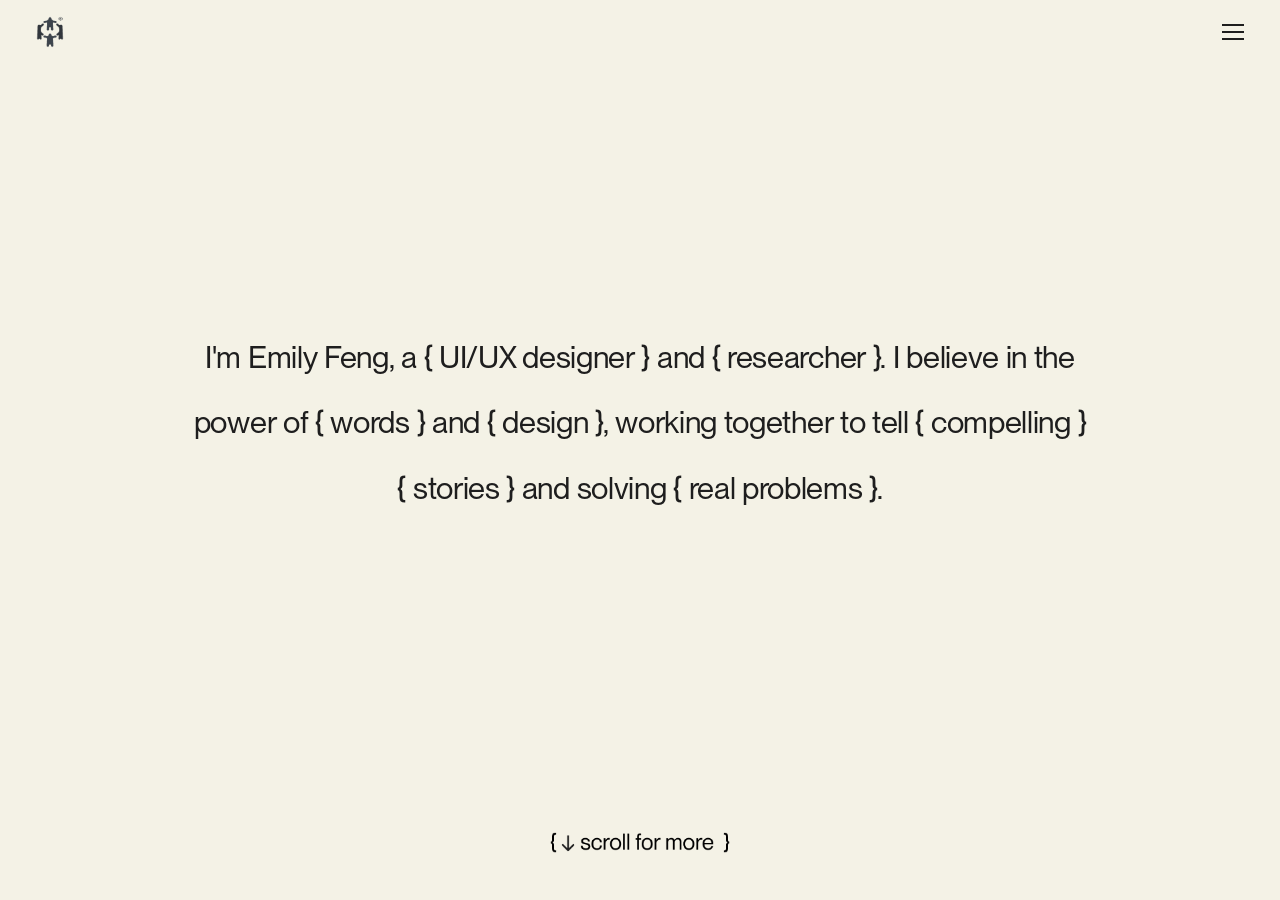
<file: index.html>
<!DOCTYPE html>
<html lang="en">
<head>
    <meta charset="UTF-8">
    <meta name="viewport" content="width=device-width, initial-scale=1.0">
    <title>Emily Feng — UI/UX Designer & Researcher</title>
    <link rel="preload" href="fonts/PPNeueMontreal-Regular.otf" as="font" type="font/otf" crossorigin>
    <link href="css/site.css" rel="stylesheet">
</head>
<body class="landing">
    <header class="site-header">
        <a href="index.html" class="logo-link" aria-label="Emily Feng — home">
            <img src="img/LogoIcon.png" alt="" width="82" height="91">
        </a>
        <button class="menu-toggle" aria-label="Open menu" aria-expanded="false" aria-controls="menu">
            <span class="bar"></span>
            <span class="bar"></span>
            <span class="bar"></span>
        </button>
    </header>

    <div class="menu-overlay" id="menu">
        <nav class="menu-nav" aria-label="Main">
            <a href="work.html" class="menu-link" style="--i:0">{ work }</a>
            <a href="play.html" class="menu-link" style="--i:1">{ play }</a>
            <a href="about.html" class="menu-link" style="--i:2">{ about }</a>
        </nav>
    </div>

    <main>
        <div class="hero">
            <div class="hover-hint" aria-hidden="true">
                <svg viewBox="0 0 90 72" fill="none" stroke="currentColor" stroke-width="2.4" stroke-linecap="round" stroke-linejoin="round">
                    <path d="M88 12C74 2 50 4 46 18c-3 11 14 14 15 5 1-10-20-12-32-2C17 30 12 48 15 66"/>
                    <path d="M7 58l8 9 6-10"/>
                </svg>
                <span>Hover over me!</span>
            </div>

            <h1 class="hero-text">
                I'm Emily Feng, a {
                <span class="hw" tabindex="0" style="--w:309;--h:149"><span class="hw-label">UI/UX designer</span><span class="hw-media"><video src="img/designer.mp4" muted loop playsinline preload="auto"></video></span></span>
                } and {
                <span class="hw" tabindex="0" style="--w:218;--h:265;--tilt:5deg"><span class="hw-label">researcher</span><span class="hw-media"><video src="img/research.mp4" muted loop playsinline preload="auto"></video></span></span>
                }. I believe in the<br class="br-wide"> power of {
                <span class="hw" tabindex="0" style="--w:136;--h:149"><span class="hw-label">words</span><span class="hw-media"><video src="img/words.mp4" muted loop playsinline preload="auto"></video></span></span>
                } and {
                <span class="hw" tabindex="0" style="--w:150;--h:197;--tilt:6deg"><span class="hw-label">design</span><span class="hw-media"><video src="img/design.mp4" muted loop playsinline preload="auto"></video></span></span>
                }, working together to tell {
                <span class="hw" tabindex="0" style="--w:227;--h:135"><span class="hw-label">compelling</span><span class="hw-media"><video src="img/compelling.mp4" muted loop playsinline preload="auto"></video></span></span>
                }<br class="br-wide"> {
                <span class="hw" tabindex="0" style="--w:136;--h:192;--tilt:5deg"><span class="hw-label">stories</span><span class="hw-media"><video src="img/stories.mp4" muted loop playsinline preload="auto"></video></span></span>
                } and solving {
                <span class="hw" tabindex="0" style="--w:275;--h:182"><span class="hw-label">real problems</span><span class="hw-media"><img src="img/realproblems.jpg" alt=""></span></span>
                }.
            </h1>
        </div>
    </main>

    <a href="work.html" class="scroll-cue" aria-label="Scroll for more — see my work">
        <img src="img/scrollformore.png" alt="" width="269" height="40">
    </a>

    <script src="hamburger.js"></script>
    <script src="landing.js"></script>
</body>
</html>
</file>
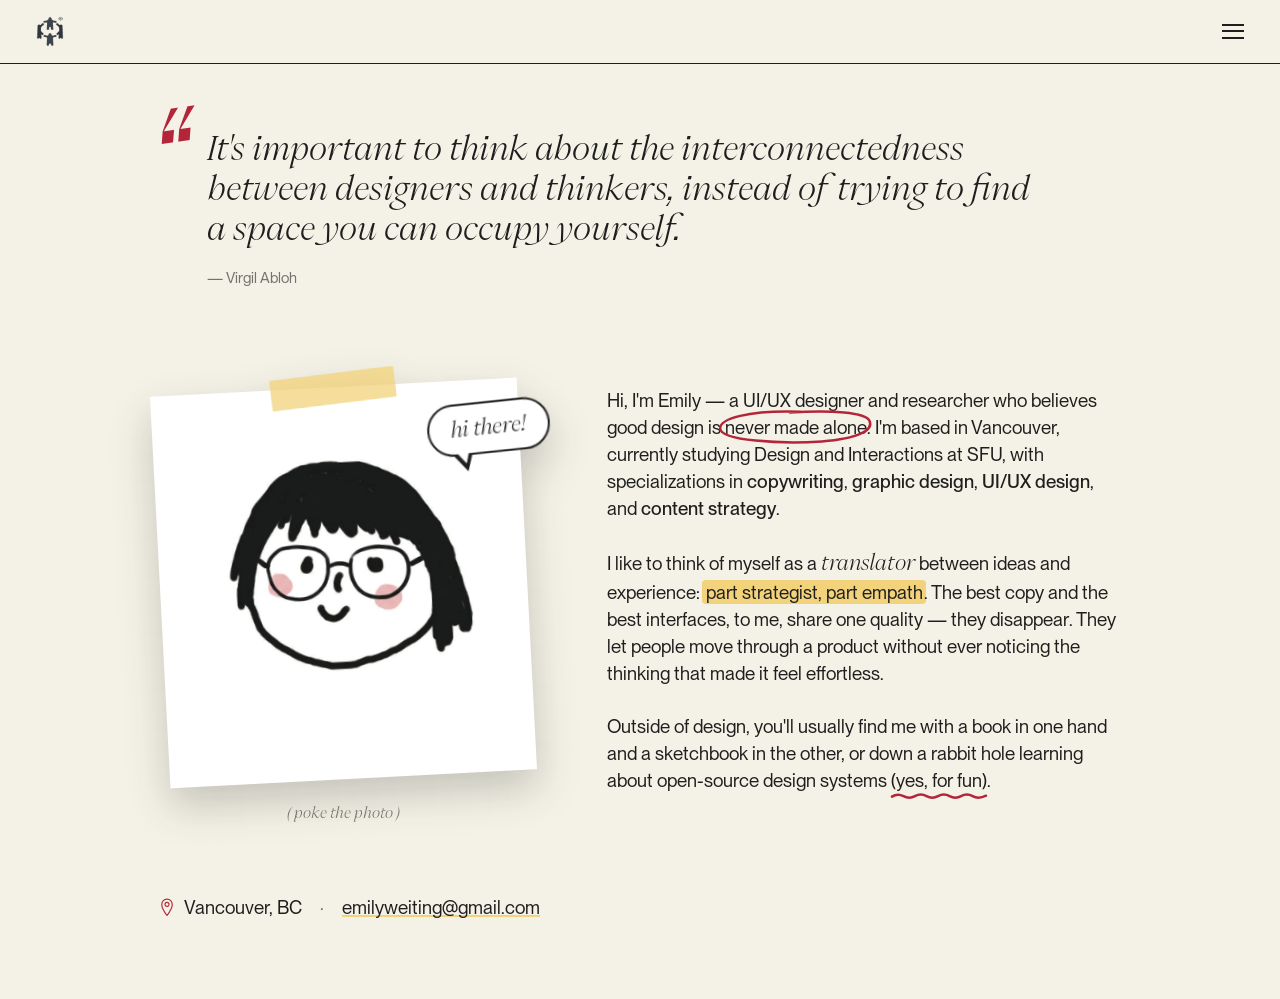
<file: about.html>
<!DOCTYPE html>
<html lang="en">
<head>
    <meta charset="UTF-8">
    <meta name="viewport" content="width=device-width, initial-scale=1.0">
    <title>About — Emily Feng</title>
    <link href="css/site.css" rel="stylesheet">
    <!-- Hide scroll-reveal content only when the script is there to reveal it -->
    <script>document.documentElement.classList.add('js');</script>
</head>
<body>
    <header class="site-header site-header--sticky">
        <a href="index.html" class="logo-link" aria-label="Emily Feng — home">
            <img src="img/LogoIcon.png" alt="" width="82" height="91">
        </a>
        <button class="menu-toggle" aria-label="Open menu" aria-expanded="false" aria-controls="menu">
            <span class="bar"></span>
            <span class="bar"></span>
            <span class="bar"></span>
        </button>
    </header>

    <div class="menu-overlay" id="menu">
        <nav class="menu-nav" aria-label="Main">
            <a href="work.html" class="menu-link" style="--i:0">{ work }</a>
            <a href="play.html" class="menu-link" style="--i:1">{ play }</a>
            <a href="about.html" class="menu-link" style="--i:2">{ about }</a>
        </nav>
    </div>

    <main class="about-body">
        <h1 hidden>About</h1>

        <blockquote class="about-quote" data-reveal>
            <span class="about-quote-mark" aria-hidden="true">&ldquo;</span>
            <p>It's important to think about the interconnectedness between designers and thinkers, instead of trying to find a space you can occupy yourself.</p>
            <cite>— Virgil Abloh</cite>
        </blockquote>

        <div class="about-grid">
            <figure class="about-photo">
                <div class="about-photo-pop">
                    <button class="about-photo-card" type="button" aria-label="Poke Emily's photo to say hi">
                        <img src="img/About/emily.webp" alt="Doodle of Emily: a round smiling face with a black bob, bangs, round glasses and pink cheeks" width="866" height="867">
                        <span class="about-photo-tape" aria-hidden="true"></span>
                    </button>
                    <div class="about-bubble">
                        <p class="about-bubble-inner" role="status" aria-live="polite">hi there!</p>
                    </div>
                </div>
                <figcaption class="about-photo-caption">( poke the photo )</figcaption>
            </figure>

            <div class="about-text">
                <p data-reveal>Hi, I'm Emily — a UI/UX designer and researcher who believes good design is
                    <span class="doodle-circle">never made alone<svg viewBox="0 0 300 80" preserveAspectRatio="none" aria-hidden="true"><path pathLength="1" d="M160 6 C 60 2, 6 22, 8 44 C 10 70, 120 78, 200 72 C 270 66, 298 46, 290 26 C 282 8, 220 2, 140 8" /></svg></span>.
                    I'm based in Vancouver, currently studying Design and Interactions at SFU, with specializations in
                    <strong>copywriting</strong>,
                    <strong>graphic design</strong>,
                    <strong>UI/UX design</strong>, and
                    <strong>content strategy</strong>.</p>

                <p data-reveal>I like to think of myself as a <em class="about-em">translator</em> between ideas and experience:
                    <span class="hl">part strategist, part empath</span>. The best copy and the best interfaces, to me, share one quality — they
                    <span class="vanish">disappear</span>. They let people move through a product without ever noticing the thinking that made it feel effortless.</p>

                <p data-reveal>Outside of design, you'll usually find me with a book in one hand and a sketchbook in the other, or down a rabbit hole learning about open-source design systems
                    <span class="squiggle">(yes, for fun)<svg viewBox="0 0 200 16" preserveAspectRatio="none" aria-hidden="true"><path pathLength="1" d="M2 10 Q 14 2, 26 9 T 50 9 T 74 9 T 98 9 T 122 9 T 146 9 T 170 9 T 198 8" /></svg></span>.</p>
            </div>
        </div>

        <footer class="about-contact" data-reveal>
            <span class="about-place">
                <svg viewBox="0 0 24 32" aria-hidden="true"><path pathLength="1" d="M12 30 C 6 22, 3 17, 3 11 A 9 9 0 0 1 21 11 C 21 17, 18 22, 12 30 Z M12 7.5 A 3.5 3.5 0 1 0 12.01 7.5" /></svg>
                Vancouver, BC
            </span>
            <span class="about-dot" aria-hidden="true">·</span>
            <a href="mailto:emilyweiting@gmail.com" class="about-email">emilyweiting@gmail.com</a>
        </footer>
    </main>

    <script src="hamburger.js"></script>
    <script src="about.js"></script>
</body>
</html>
</file>
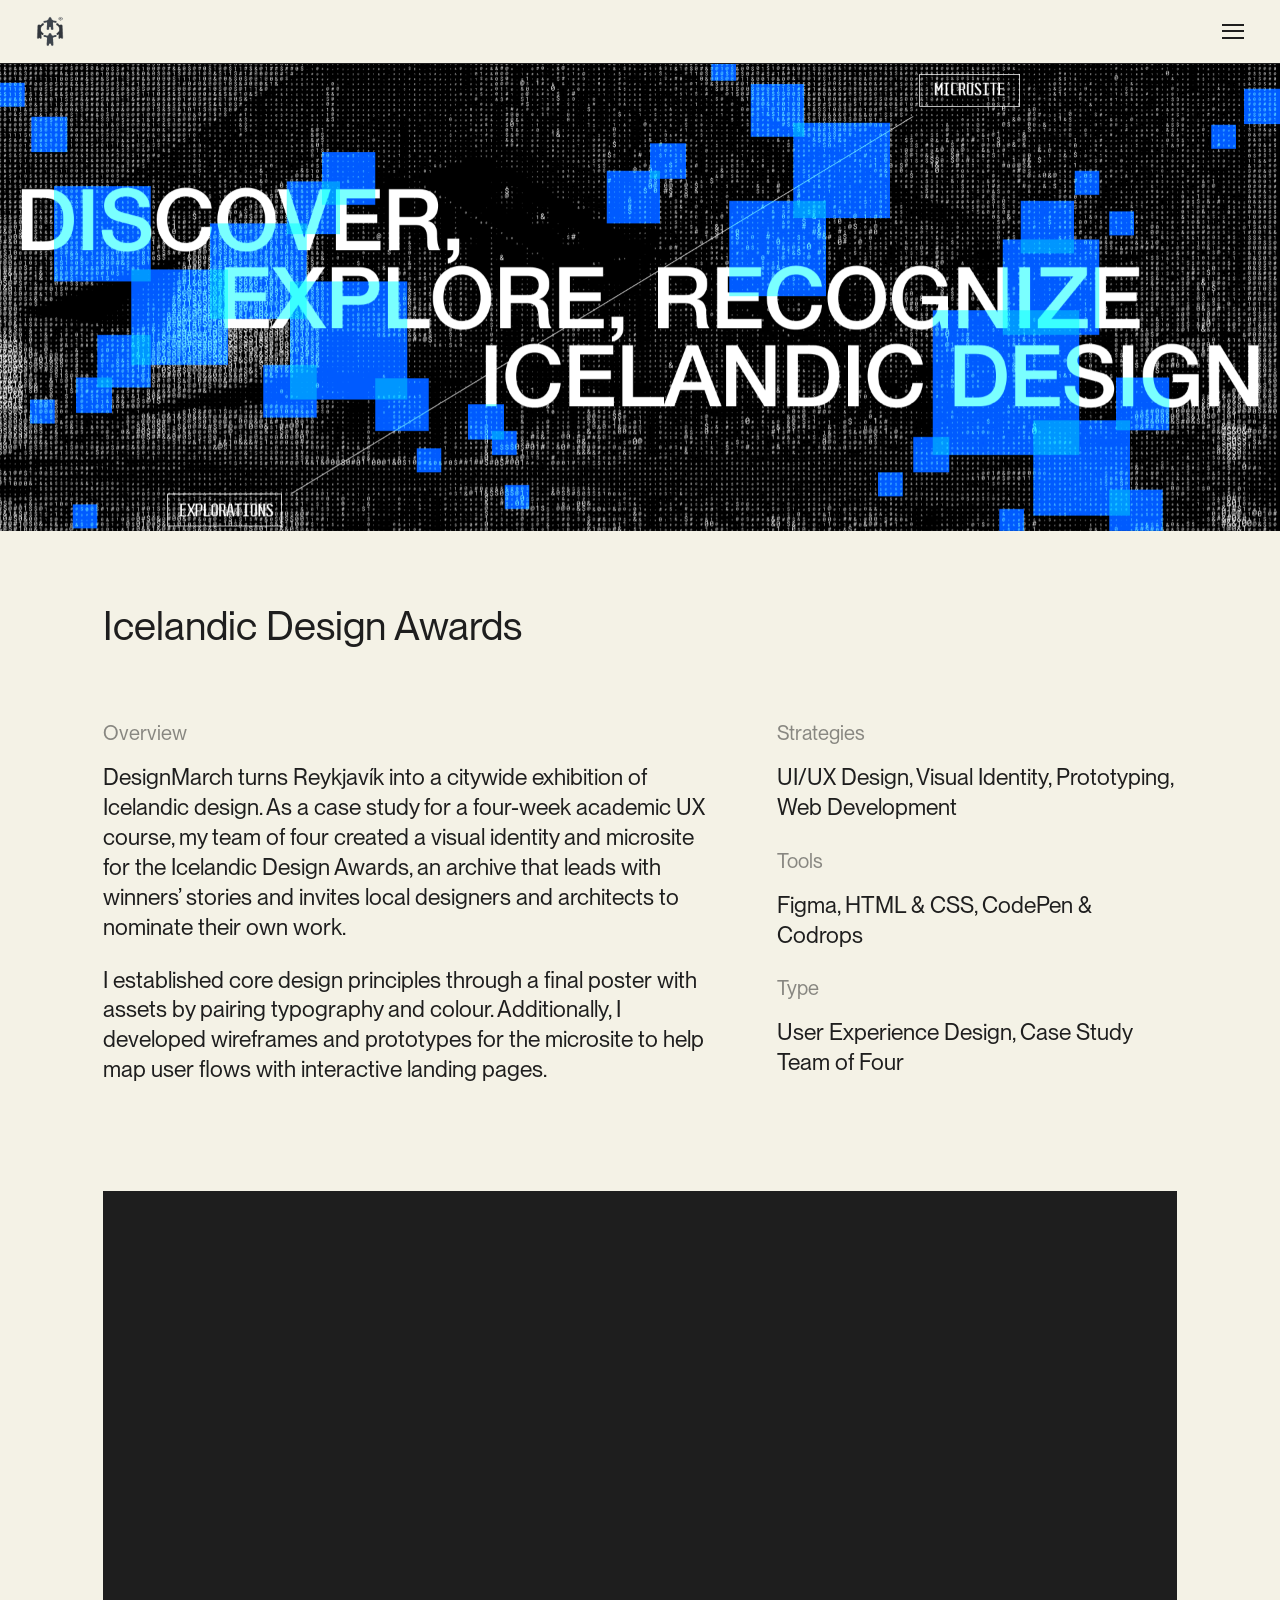
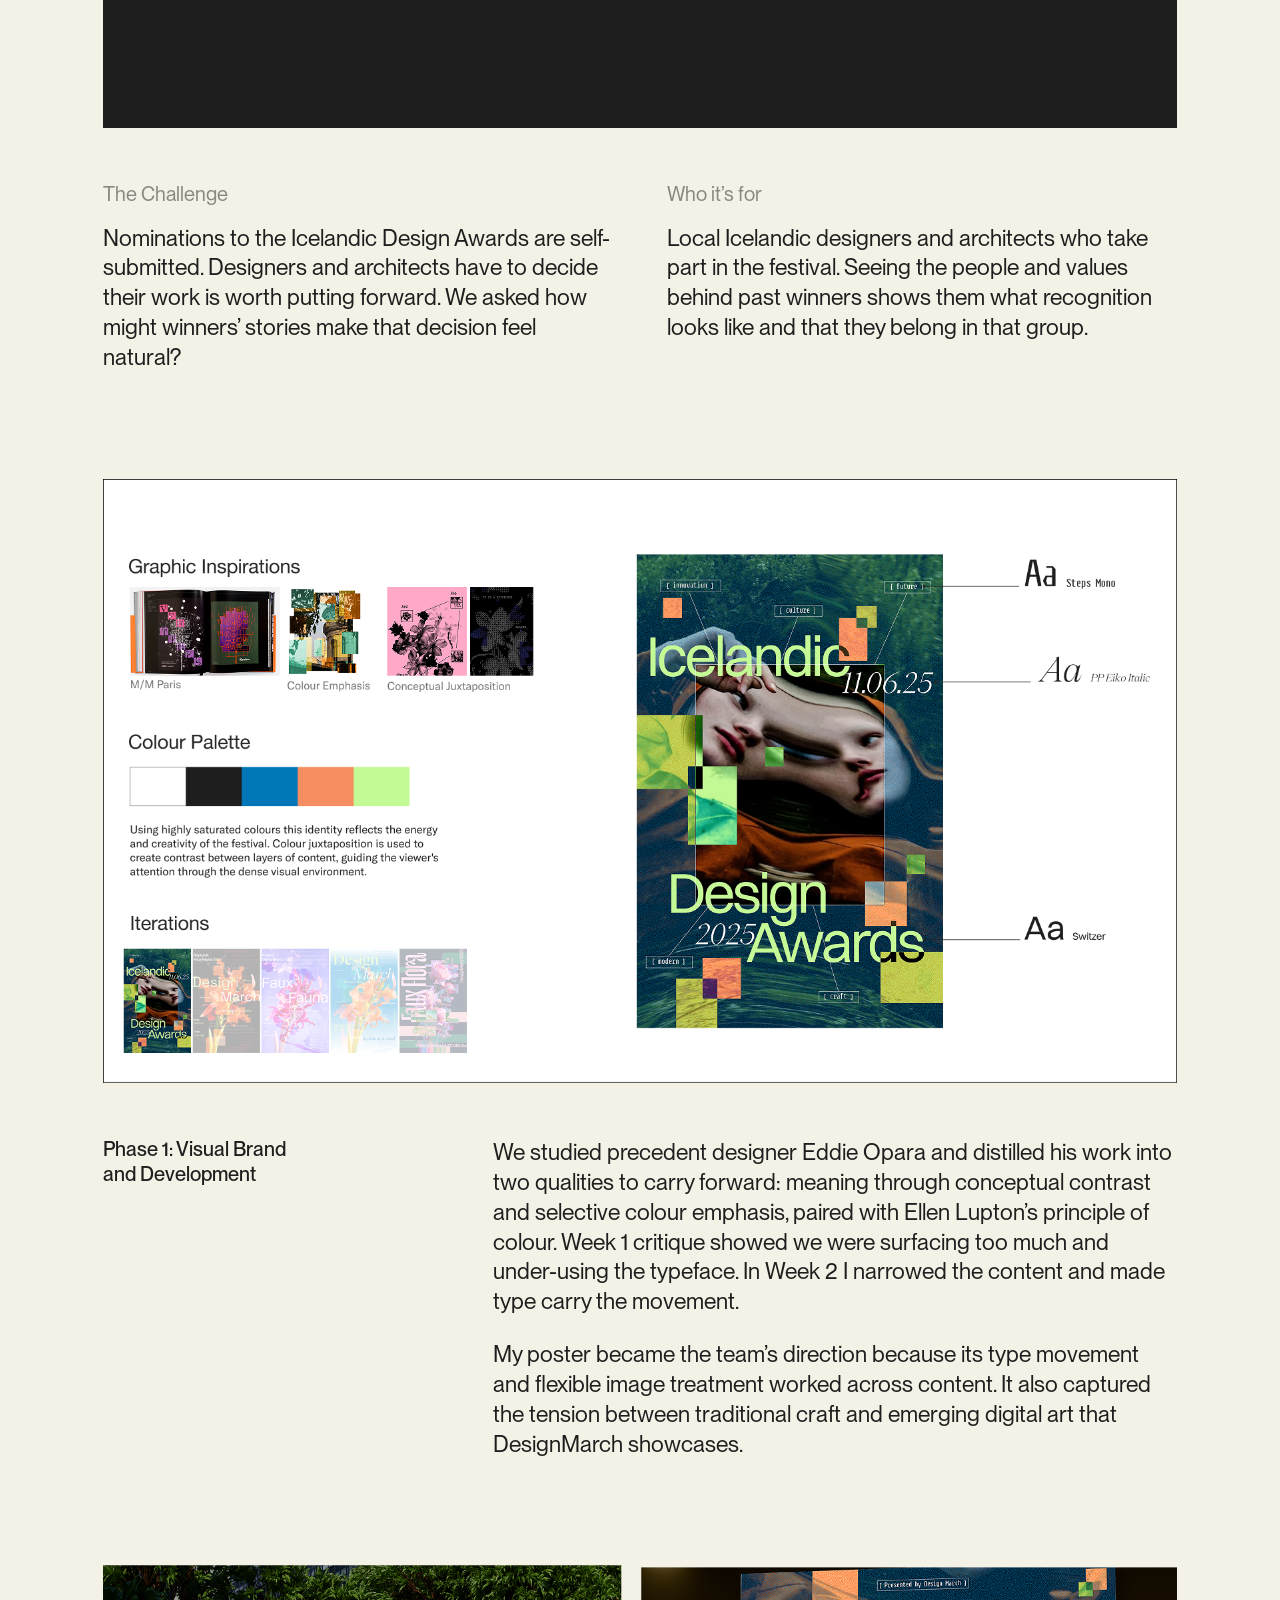
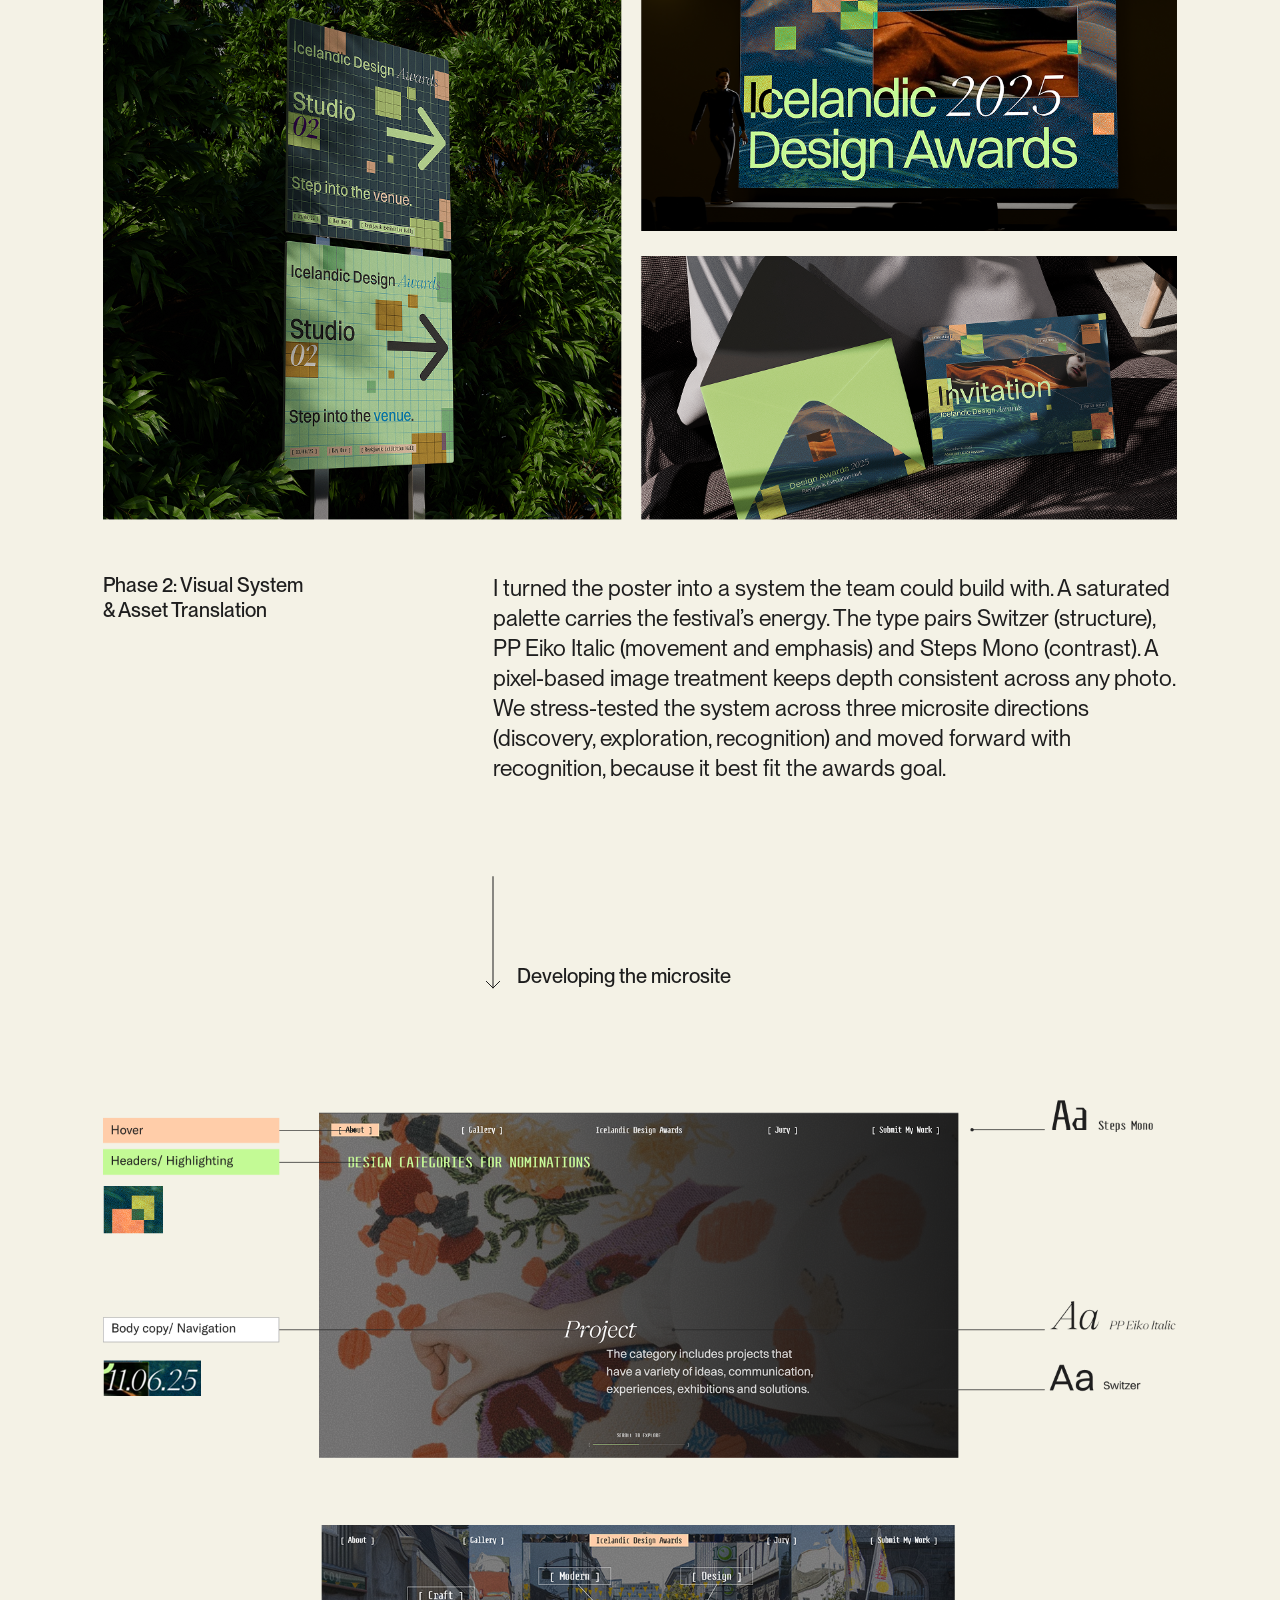
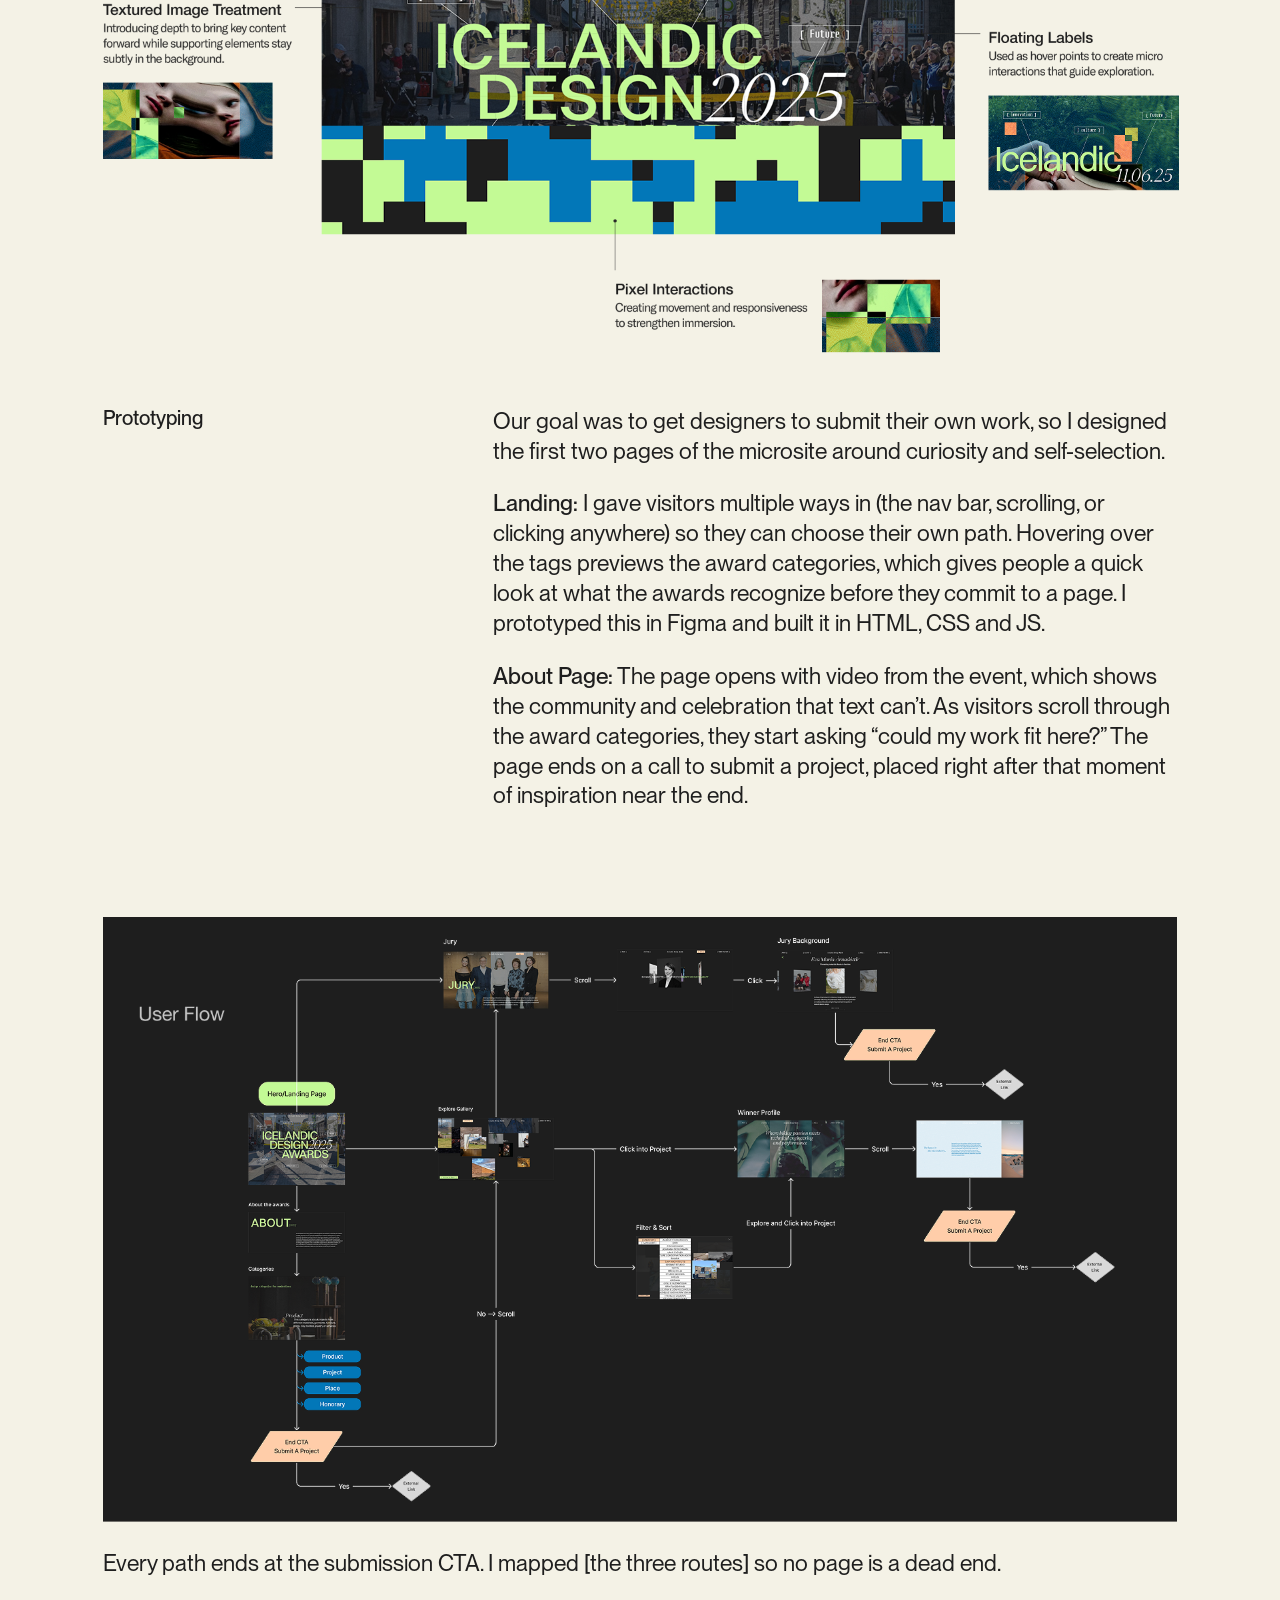
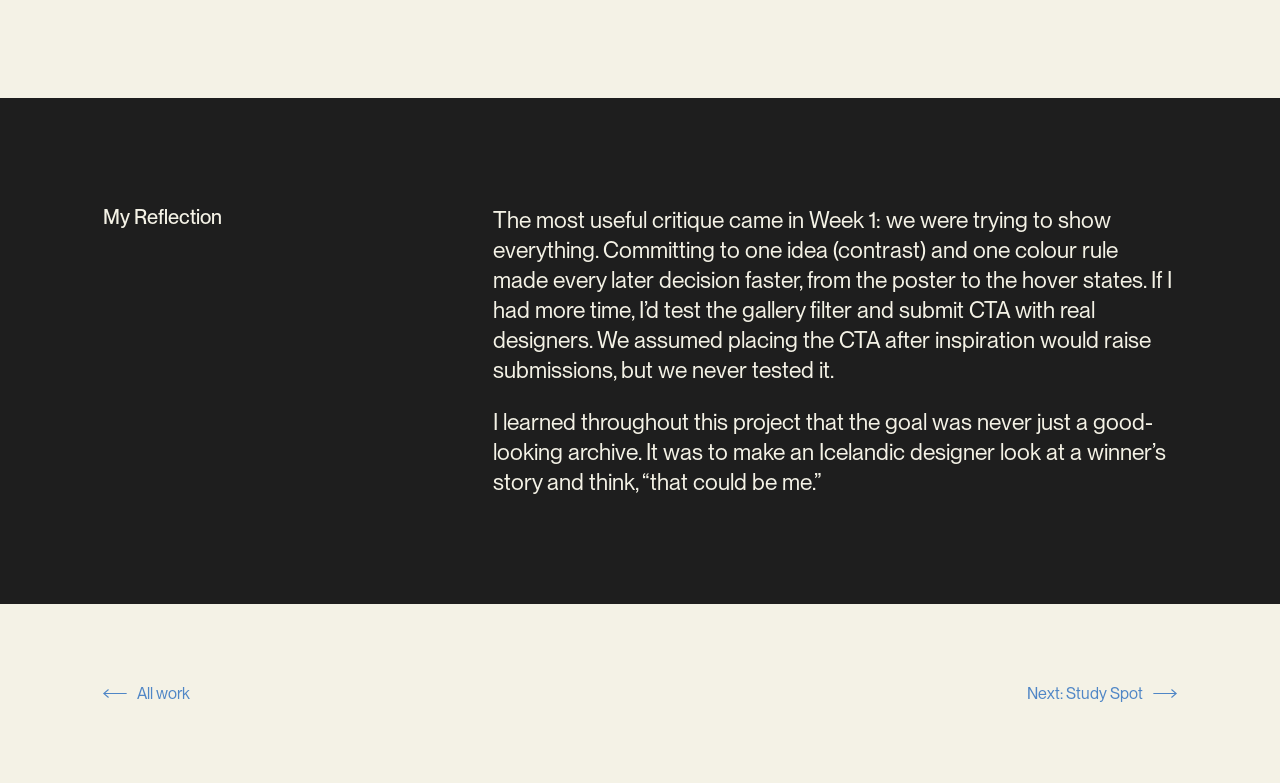
<file: icelandic-design-awards.html>
<!DOCTYPE html>
<html lang="en">
  <head>
    <meta charset="UTF-8" />
    <meta name="viewport" content="width=device-width, initial-scale=1.0" />
    <title>Icelandic Design Awards — Emily Feng</title>
    <link href="css/site.css" rel="stylesheet" />
    <script>
      document.documentElement.classList.add("js");
    </script>
  </head>
  <body class="case-page">
    <div class="cs-progress" aria-hidden="true"></div>
    <header class="site-header site-header--sticky">
      <a href="index.html" class="logo-link" aria-label="Emily Feng — home">
        <img src="img/LogoIcon.png" alt="" width="82" height="91" />
      </a>
      <button
        class="menu-toggle"
        aria-label="Open menu"
        aria-expanded="false"
        aria-controls="menu"
      >
        <span class="bar"></span>
        <span class="bar"></span>
        <span class="bar"></span>
      </button>
    </header>

    <div class="menu-overlay" id="menu">
      <nav class="menu-nav" aria-label="Main">
        <a href="work.html" class="menu-link" style="--i: 0">{ work }</a>
        <a href="play.html" class="menu-link" style="--i: 1">{ play }</a>
        <a href="about.html" class="menu-link" style="--i: 2">{ about }</a>
      </nav>
    </div>

    <main class="cs">
      <div class="cs-hero">
        <img
          src="img/Case2Page/Case2Title.png"
          alt="Discover, explore, recognize Icelandic design"
          width="1920"
          height="700"
        />
      </div>

      <section class="cs-wrap cs-intro">
        <h1 class="cs-title reveal">Icelandic Design Awards</h1>
        <div class="cs-grid cs-grid--overview">
          <div class="reveal">
            <h2 class="cs-label cs-label--meta">Overview</h2>
            <p>
              DesignMarch turns Reykjavík into a citywide exhibition of
              Icelandic design. As a case study for a four-week academic UX
              course, my team of four created a visual identity and microsite
              for the Icelandic Design Awards, an archive that leads with
              winners’ stories and invites
              local designers and architects to nominate their own work.
            </p>
            <p>
              I established core design principles through a final poster with
              assets by pairing typography and colour. Additionally, I developed
              wireframes and prototypes for the microsite to help map user flows
              with interactive landing pages.
            </p>
          </div>
          <dl class="cs-meta reveal" style="--d: 1">
            <dt class="cs-label cs-label--meta">Strategies</dt>
            <dd>UI/UX Design, Visual Identity, Prototyping, Web Development</dd>
            <dt class="cs-label cs-label--meta">Tools</dt>
            <dd>Figma, HTML &amp; CSS, CodePen &amp; Codrops</dd>
            <dt class="cs-label cs-label--meta">Type</dt>
            <dd>User Experience Design, Case Study Team of Four</dd>
          </dl>
        </div>
      </section>

      <section class="cs-wrap">
        <figure class="cs-media cs-media--frame reveal-media">
          <video
            src="img/Case2Page/Case2Demo.mp4"
            muted
            loop
            playsinline
            preload="metadata"
            aria-label="Icelandic Design Awards 2025 microsite demo"
          ></video>
        </figure>
        <div class="cs-grid cs-grid--half">
          <div class="reveal">
            <h2 class="cs-label cs-label--meta">The Challenge</h2>
            <p>
              Nominations to the Icelandic Design Awards are self-submitted.
              Designers and architects have to decide their work is worth
              putting forward. We asked how might winners’ stories make that
              decision feel natural?
            </p>
          </div>
          <div class="reveal" style="--d: 1">
            <h2 class="cs-label cs-label--meta">Who it’s for</h2>
            <p>
              Local Icelandic designers and architects who take part in the
              festival. Seeing the people and values behind past winners shows
              them what recognition looks like and that they belong in that
              group.
            </p>
          </div>
        </div>
      </section>

      <section class="cs-wrap">
        <figure class="cs-media reveal-media">
          <img
            src="img/Case2Page/Phase1.png"
            alt="Graphic inspirations, colour palette, poster iterations and the final poster with type specimens"
            width="1612"
            height="907"
            loading="lazy"
          />
        </figure>
        <div class="cs-grid cs-grid--row">
          <h2 class="cs-label reveal">
            Phase 1: Visual Brand<br />and Development
          </h2>
          <div class="reveal" style="--d: 1">
            <p>
              We studied precedent designer Eddie Opara and distilled his work
              into two qualities to carry forward: meaning through conceptual
              contrast and selective colour emphasis, paired with Ellen Lupton’s
              principle of colour. Week 1 critique showed we were surfacing too
              much and under-using the typeface. In Week 2 I narrowed the
              content and made type carry the movement.
            </p>
            <p>
              My poster became the team’s direction because its type movement
              and flexible image treatment worked across content. It also
              captured the tension between traditional craft and emerging
              digital art that DesignMarch showcases.
            </p>
          </div>
        </div>
      </section>

      <section class="cs-wrap">
        <figure class="cs-media reveal-media">
          <img
            src="img/Case2Page/Assets.png"
            alt="Wayfinding signage, a screen display and invitation applying the visual system"
            width="1612"
            height="832"
            loading="lazy"
          />
        </figure>
        <div class="cs-grid cs-grid--row">
          <h2 class="cs-label reveal">
            Phase 2: Visual System<br />&amp; Asset Translation
          </h2>
          <div class="reveal" style="--d: 1">
            <p>
              I turned the poster into a system the team could build with. A
              saturated palette carries the festival’s energy. The type pairs
              Switzer (structure), PP Eiko Italic (movement and emphasis) and
              Steps Mono (contrast). A pixel-based image treatment keeps depth
              consistent across any photo. We stress-tested the system across
              three microsite directions (discovery, exploration, recognition)
              and moved forward with recognition, because it best fit the awards
              goal.
            </p>
          </div>
        </div>
      </section>

      <div class="cs-wrap cs-divider reveal">
        <svg
          class="cs-divider-arrow"
          viewBox="0 0 24 170"
          fill="none"
          stroke="currentColor"
          stroke-width="1.5"
          stroke-linecap="round"
          stroke-linejoin="round"
          aria-hidden="true"
        >
          <path d="M12 1v167M2 158l10 10 10-10" />
        </svg>
        <h2 class="cs-label">Developing the microsite</h2>
      </div>

      <section class="cs-wrap">
        <figure class="cs-media reveal-media">
          <img
            src="img/Case2Page/Microsite1.png"
            alt="Microsite page annotated with hover, highlight and body type styles"
            width="1612"
            height="543"
            loading="lazy"
          />
        </figure>
        <figure class="cs-media cs-media--wide reveal-media">
          <img
            src="img/Case2Page/Microsite2.png"
            alt="Microsite landing annotated with textured image treatment, floating labels and pixel interactions"
            width="1639"
            height="642"
            loading="lazy"
          />
        </figure>
        <div class="cs-grid cs-grid--row">
          <h2 class="cs-label reveal">Prototyping</h2>
          <div class="reveal" style="--d: 1">
            <p>
              Our goal was to get designers to submit their own work, so I
              designed the first two pages of the microsite around curiosity and
              self-selection.
            </p>
            <p>
              <strong>Landing:</strong> I gave visitors multiple ways in (the
              nav bar, scrolling, or clicking anywhere) so they can choose their
              own path. Hovering over the tags previews the award categories,
              which gives people a quick look at what the awards recognize
              before they commit to a page. I prototyped this in Figma and built
              it in HTML, CSS and JS.
            </p>
            <p>
              <strong>About Page:</strong> The page opens with video from the
              event, which shows the community and celebration that text can’t.
              As visitors scroll through the award categories, they start asking
              “could my work fit here?” The page ends on a call to submit a
              project, placed right after that moment of inspiration near the
              end.
            </p>
          </div>
        </div>
      </section>

      <section class="cs-wrap">
        <figure class="cs-media reveal-media">
          <img
            src="img/Case2Page/userflow.png"
            alt="User flow showing every route through the microsite ending at the submission call to action"
            width="1580"
            height="889"
            loading="lazy"
          />
        </figure>
        <p class="cs-caption reveal">
          Every path ends at the submission CTA. I mapped [the three routes] so
          no page is a dead end.
        </p>
      </section>

      <section class="cs-reflection">
        <div class="cs-wrap cs-grid cs-grid--row">
          <h2 class="cs-label reveal">My Reflection</h2>
          <div class="reveal" style="--d: 1">
            <p>
              The most useful critique came in Week 1: we were trying to show
              everything. Committing to one idea (contrast) and one colour rule
              made every later decision faster, from the poster to the hover
              states. If I had more time, I’d test the gallery filter and submit
              CTA with real designers. We assumed placing the CTA after
              inspiration would raise submissions, but we never tested it.
            </p>
            <p>
              I learned throughout this project that the goal was never just a
              good-looking archive. It was to make an Icelandic designer look at
              a winner’s story and think, “that could be me.”
            </p>
          </div>
        </div>
      </section>

      <nav class="cs-wrap case-nav cs-nav" aria-label="Case studies">
        <a href="work.html" class="view-case back"
          ><svg
            viewBox="0 0 32 12"
            fill="none"
            stroke="currentColor"
            stroke-width="1.5"
            stroke-linecap="round"
            aria-hidden="true"
          >
            <path d="M1 6h30M25 1l6 5-6 5" /></svg
          >All work</a
        >
        <a href="study-spot.html" class="view-case"
          >Next: Study Spot
          <svg
            viewBox="0 0 32 12"
            fill="none"
            stroke="currentColor"
            stroke-width="1.5"
            stroke-linecap="round"
            aria-hidden="true"
          >
            <path d="M1 6h30M25 1l6 5-6 5" />
          </svg>
        </a>
      </nav>
    </main>

    <script src="hamburger.js"></script>
    <script src="case.js"></script>
  </body>
</html>
</file>
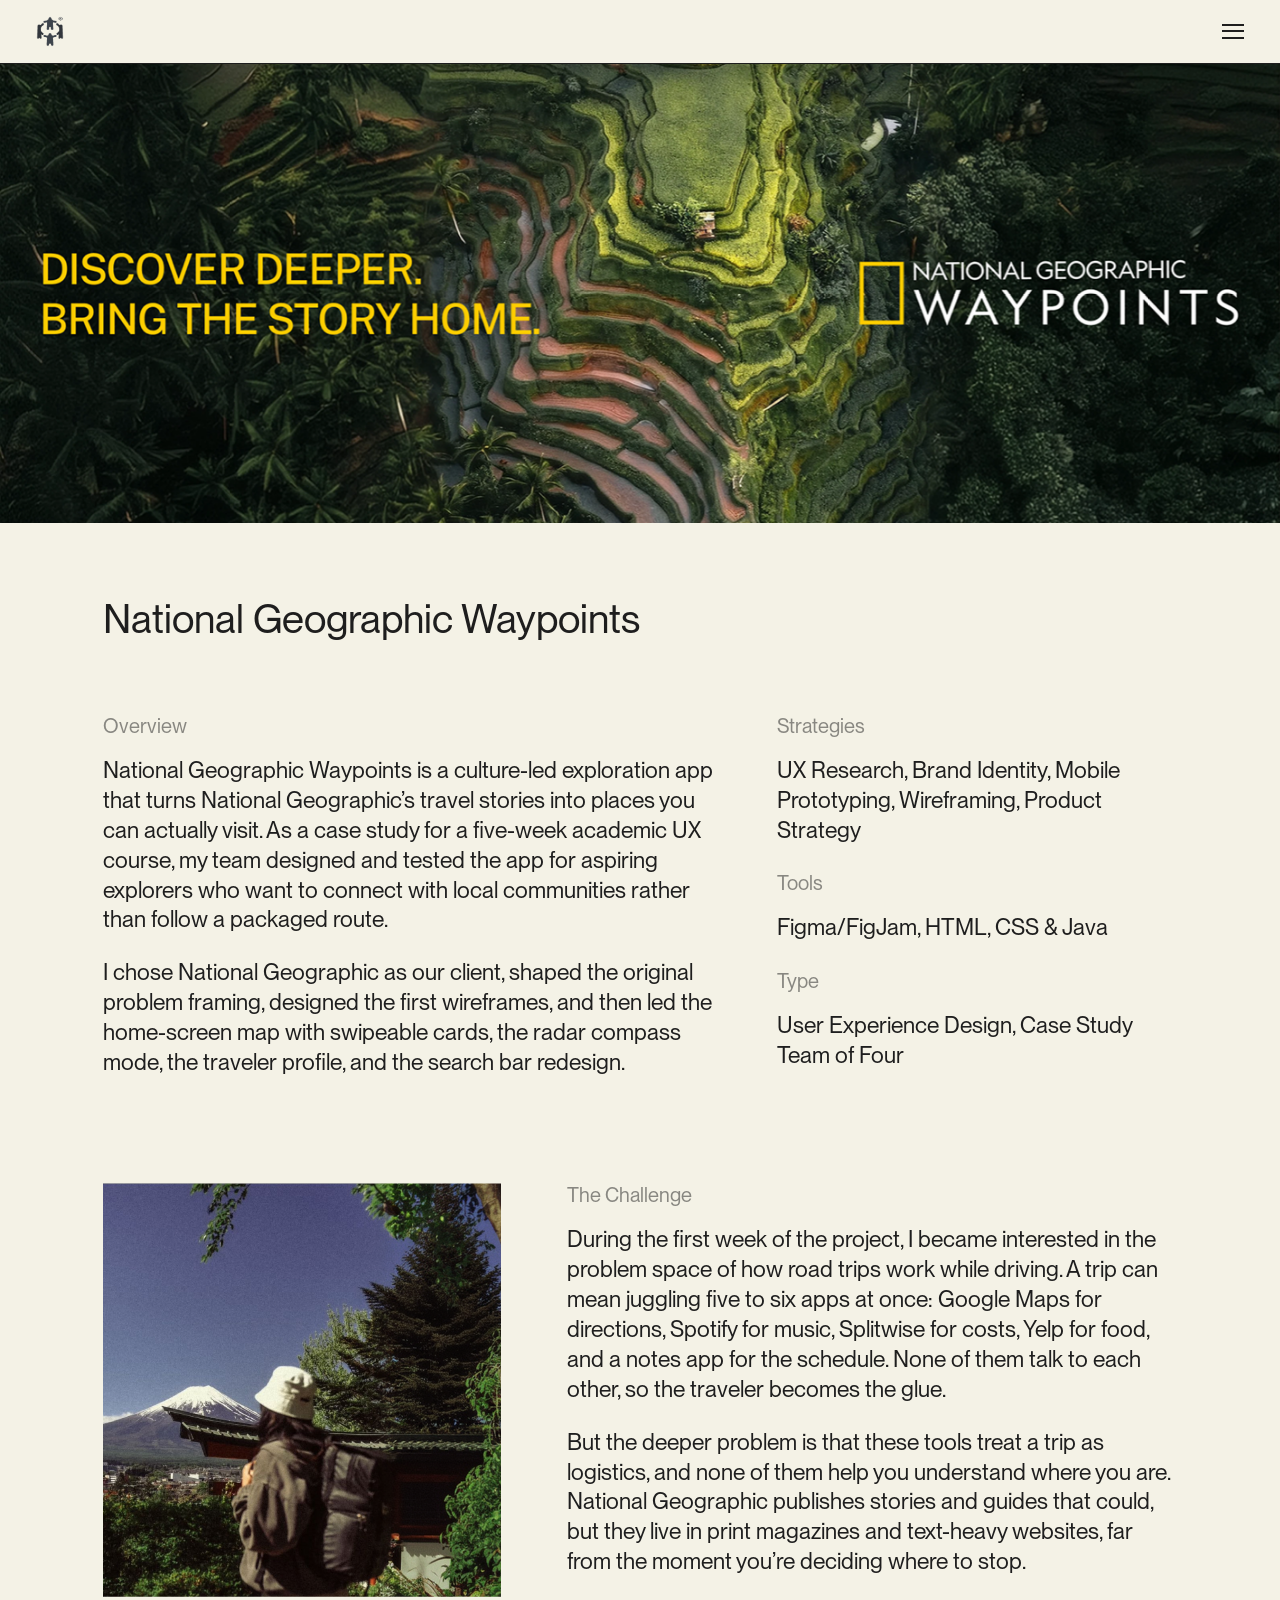
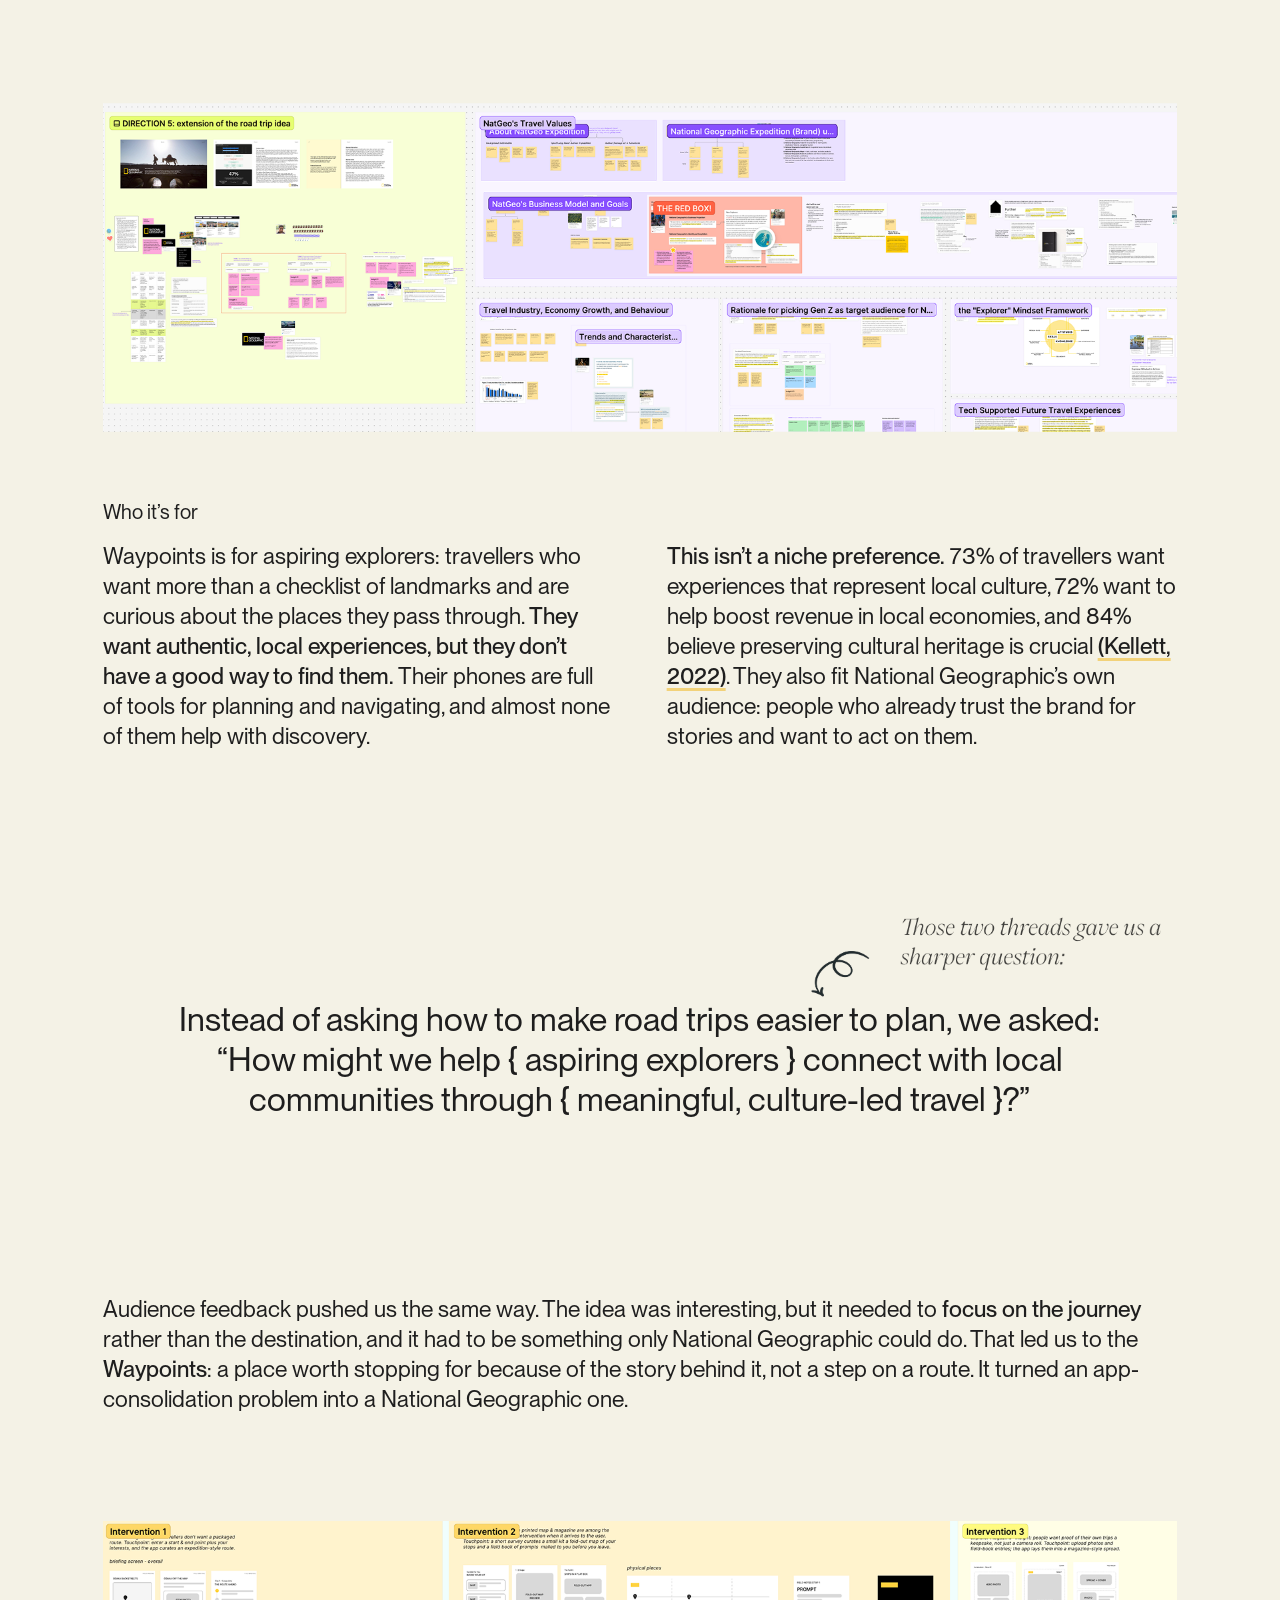
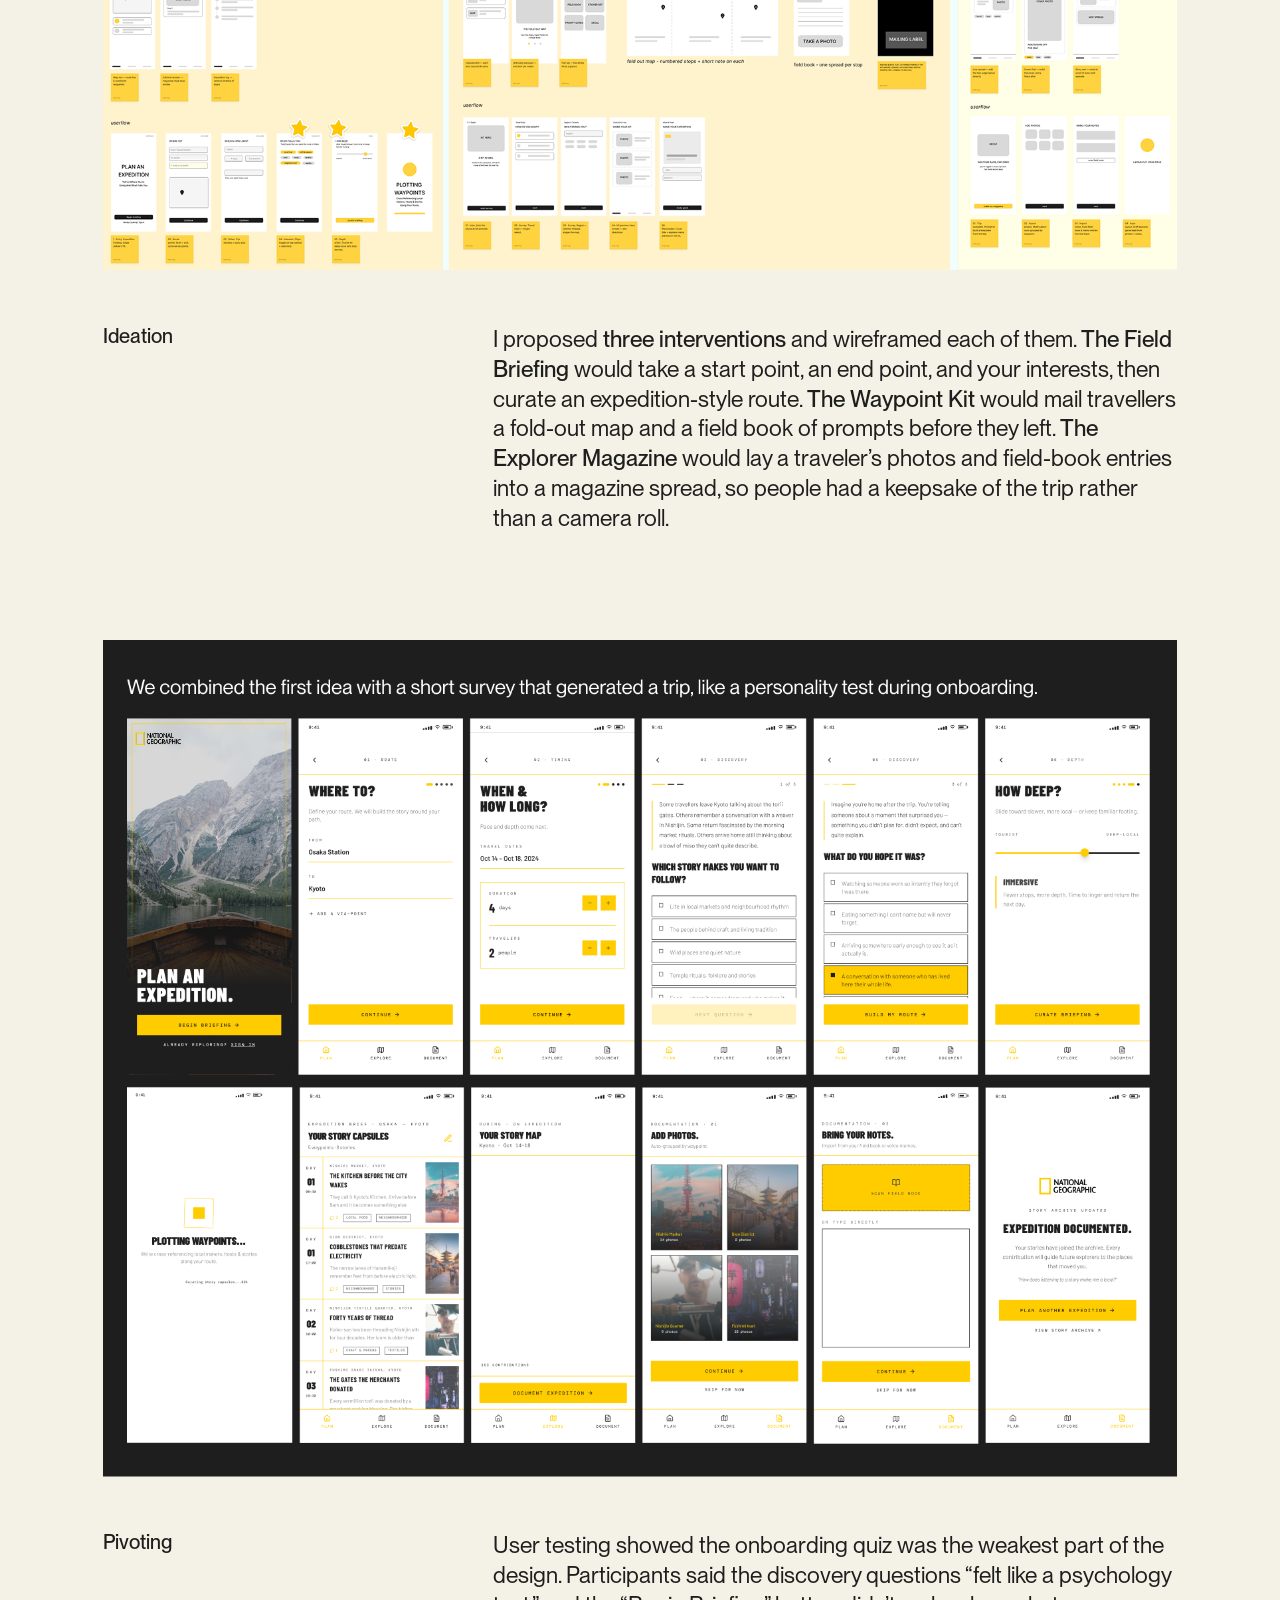
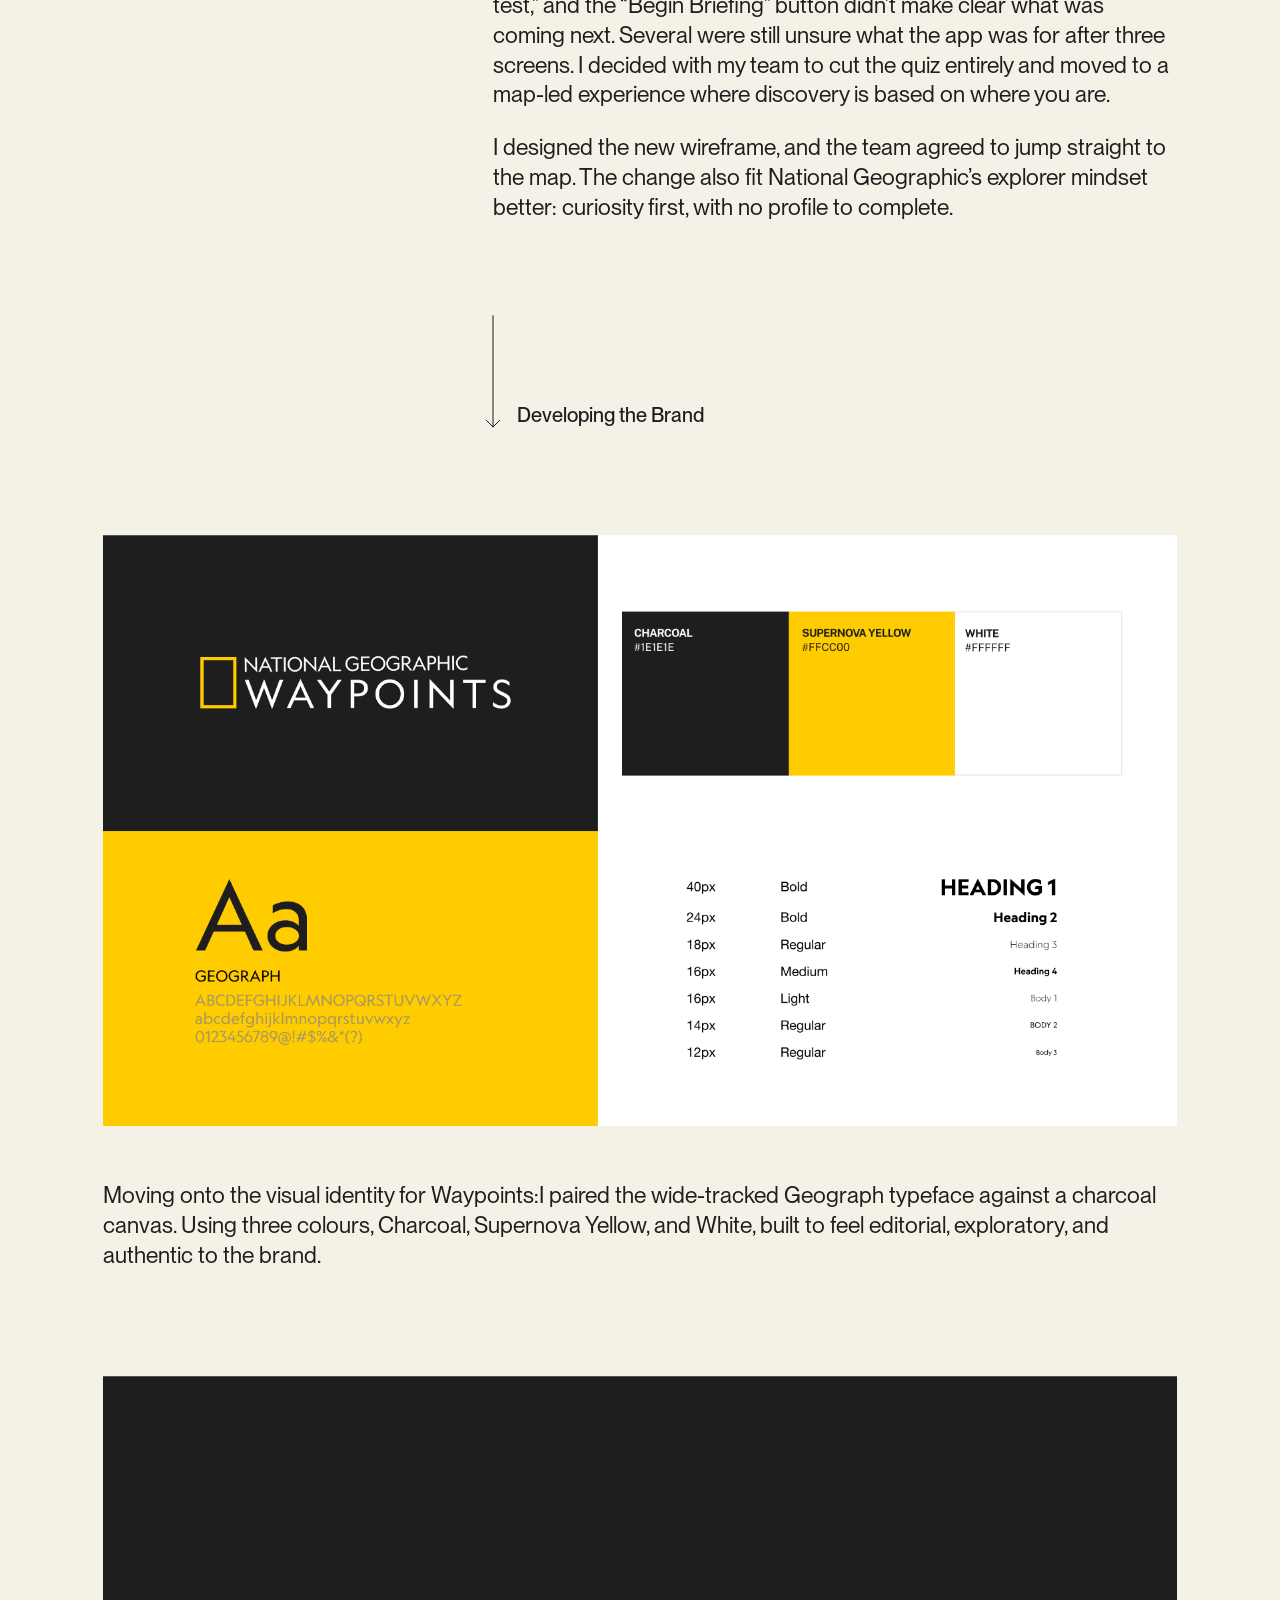
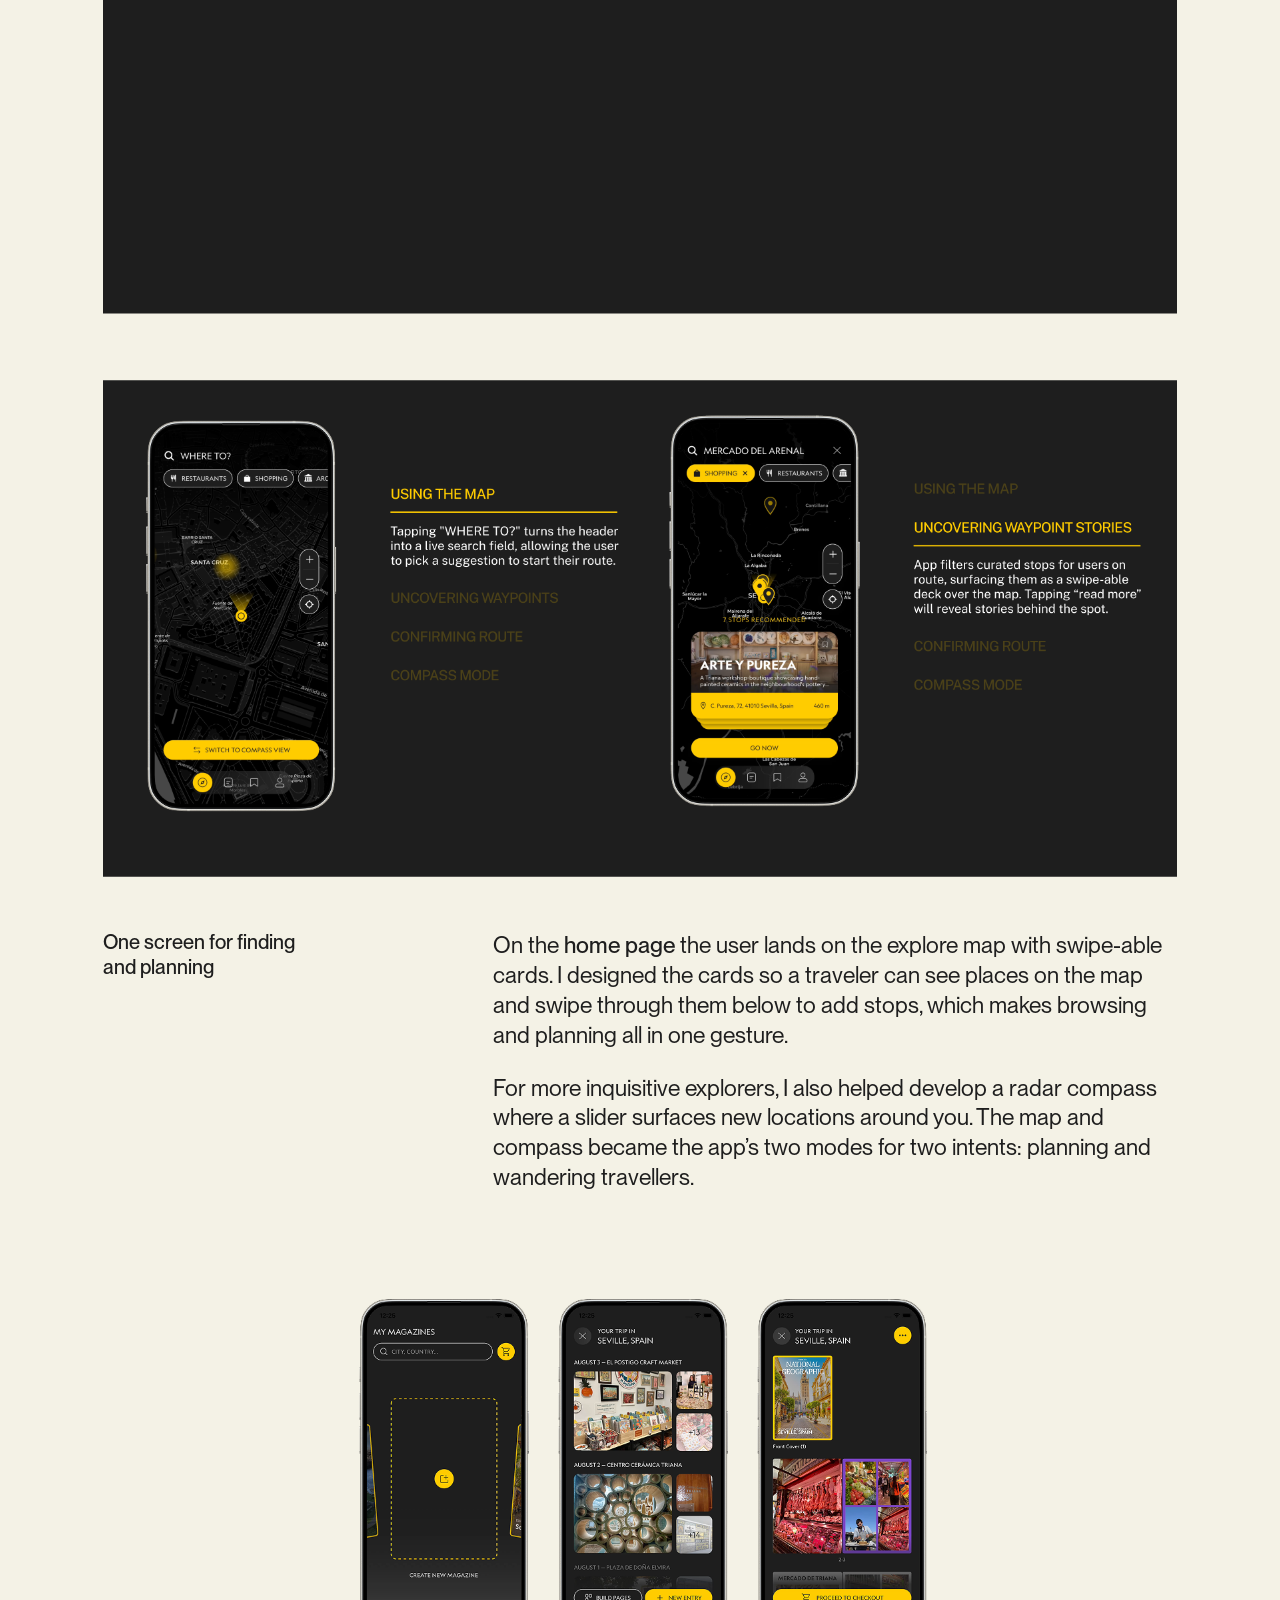
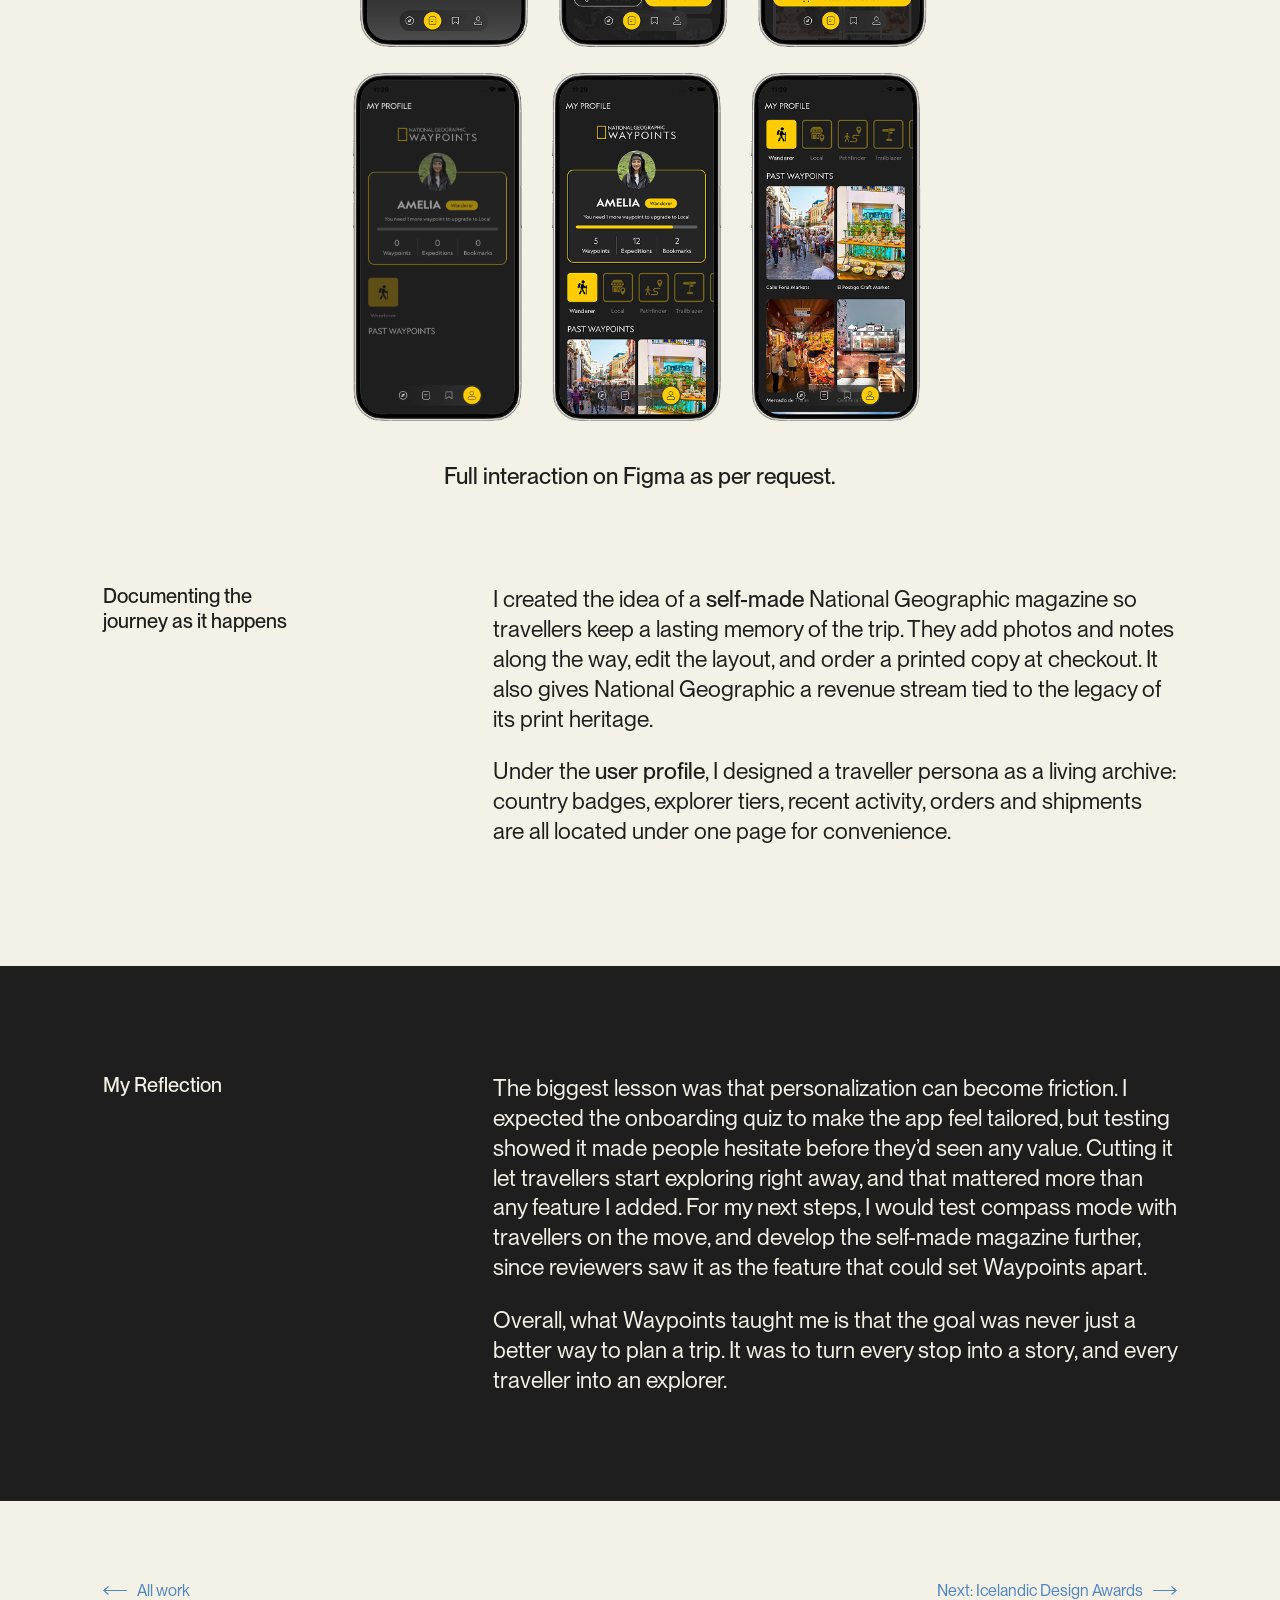
<file: natgeo.html>
<!DOCTYPE html>
<html lang="en">
  <head>
    <meta charset="UTF-8" />
    <meta name="viewport" content="width=device-width, initial-scale=1.0" />
    <title>National Geographic Waypoints App — Emily Feng</title>
    <link href="css/site.css" rel="stylesheet" />
    <script>
      document.documentElement.classList.add("js");
    </script>
  </head>
  <body class="case-page">
    <div class="cs-progress" aria-hidden="true"></div>
    <header class="site-header site-header--sticky">
      <a href="index.html" class="logo-link" aria-label="Emily Feng — home">
        <img src="img/LogoIcon.png" alt="" width="82" height="91" />
      </a>
      <button
        class="menu-toggle"
        aria-label="Open menu"
        aria-expanded="false"
        aria-controls="menu"
      >
        <span class="bar"></span>
        <span class="bar"></span>
        <span class="bar"></span>
      </button>
    </header>

    <div class="menu-overlay" id="menu">
      <nav class="menu-nav" aria-label="Main">
        <a href="work.html" class="menu-link" style="--i: 0">{ work }</a>
        <a href="play.html" class="menu-link" style="--i: 1">{ play }</a>
        <a href="about.html" class="menu-link" style="--i: 2">{ about }</a>
      </nav>
    </div>

    <main class="cs">
      <div class="cs-hero">
        <img
          src="img/Case1.png"
          alt="National Geographic Waypoints — Waypoints App"
          width="1416"
          height="508"
        />
      </div>

      <section class="cs-wrap cs-intro">
        <h1 class="cs-title reveal">National Geographic Waypoints</h1>
        <div class="cs-grid cs-grid--overview">
          <div class="reveal">
            <h2 class="cs-label cs-label--meta">Overview</h2>
            <p>
              National Geographic Waypoints is a culture-led exploration app
              that turns National Geographic’s travel stories into places you
              can actually visit. As a case study for a five-week academic UX
              course, my team designed and tested the app for aspiring
              explorers who want to
              connect with local communities rather than follow a packaged
              route.
            </p>
            <p>
              I chose National Geographic as our client, shaped the original
              problem framing, designed the first wireframes, and then led the
              home-screen map with swipeable cards, the radar compass mode, the
              traveler profile, and the search bar redesign.
            </p>
          </div>
          <dl class="cs-meta reveal" style="--d: 1">
            <dt class="cs-label cs-label--meta">Strategies</dt>
            <dd>
              UX Research, Brand Identity, Mobile Prototyping, Wireframing,
              Product Strategy
            </dd>
            <dt class="cs-label cs-label--meta">Tools</dt>
            <dd>Figma/FigJam, HTML, CSS &amp; Java</dd>
            <dt class="cs-label cs-label--meta">Type</dt>
            <dd>User Experience Design, Case Study Team of Four</dd>
          </dl>
        </div>
      </section>

      <section class="cs-wrap">
        <div class="cs-grid cs-grid--feature">
          <figure class="cs-media cs-media--flush reveal-media">
            <img
              src="img/Case1Page/Challenge.png"
              alt="A traveller with a backpack looking toward a snow-capped mountain"
              width="598"
              height="620"
              loading="lazy"
            />
          </figure>
          <div class="reveal" style="--d: 1">
            <h2 class="cs-label cs-label--meta">The Challenge</h2>
            <p>
              During the first week of the project, I became interested in the
              problem space of how road trips work while driving. A trip can
              mean juggling five to six apps at once: Google Maps for
              directions, Spotify for music, Splitwise for costs, Yelp for food,
              and a notes app for the schedule. None of them talk to each other,
              so the traveler becomes the glue.
            </p>
            <p>
              But the deeper problem is that these tools treat a trip as
              logistics, and none of them help you understand where you are.
              National Geographic publishes stories and guides that could, but
              they live in print magazines and text-heavy websites, far from the
              moment you’re deciding where to stop.
            </p>
          </div>
        </div>
      </section>

      <section class="cs-wrap">
        <figure class="cs-media reveal-media">
          <img
            src="img/Case1Page/Audience.png"
            alt="FigJam research board covering travel values, National Geographic’s brand, travel industry trends and the explorer mindset"
            width="1612"
            height="515"
            loading="lazy"
          />
        </figure>
        <h2 class="cs-label cs-label--meta cs-label--lead reveal">
          Who it’s for
        </h2>
        <div class="cs-grid cs-grid--half">
          <div class="reveal">
            <p>
              Waypoints is for aspiring explorers: travellers who want more than
              a checklist of landmarks and are curious about the places they
              pass through.
              <strong
                >They want authentic, local experiences, but they don’t have a
                good way to find them.</strong
              >
              Their phones are full of tools for planning and navigating, and
              almost none of them help with discovery.
            </p>
          </div>
          <div class="reveal" style="--d: 1">
            <p>
              <strong>This isn’t a niche preference.</strong> 73% of travellers
              want experiences that represent local culture, 72% want to help
              boost revenue in local economies, and 84% believe preserving
              cultural heritage is crucial
              <strong
                ><a
                  class="cs-cite"
                  href="https://infusetravel.com.au/rethinking-tourism-if-not-growth-what-then/"
                  target="_blank"
                  rel="noopener"
                  >(Kellett, 2022)</a
                ></strong
              >.
              They also fit National Geographic’s own audience: people who
              already trust the brand for stories and want to act on them.
            </p>
          </div>
        </div>
      </section>

      <section class="cs-film" aria-label="Problem reframing">
        <div class="cs-film-media" aria-hidden="true">
          <video
            src="img/Case1Page/Case1Quote.mp4"
            muted
            loop
            playsinline
            preload="metadata"
          ></video>
        </div>
        <div class="cs-wrap cs-film-inner">
          <div class="cs-film-note" aria-hidden="true">
            <img
              class="cs-film-note--dark"
              src="img/Case1Page/subheading.png"
              alt=""
              width="596"
              height="185"
            />
            <img
              class="cs-film-note--light"
              src="img/Case1Page/subheadingwhite.png"
              alt=""
              width="596"
              height="185"
            />
          </div>
          <p class="visually-hidden">
            Those two threads gave us a sharper question:
          </p>
          <blockquote class="cs-quote">
            <p>
              Instead of asking how to make road trips easier to plan, we
              asked:<br />
              “How might we help { aspiring explorers } connect with local
              communities through { meaningful, culture-led travel }?”
            </p>
          </blockquote>
        </div>
      </section>

      <section class="cs-wrap cs-after-film">
        <p class="reveal">
          Audience feedback pushed us the same way. The idea was interesting,
          but it needed to <strong>focus on the journey</strong> rather than the
          destination, and it had to be something only National Geographic could
          do. That led us to the <strong>Waypoints</strong>: a place worth
          stopping for because of the story behind it, not a step on a route. It
          turned an app-consolidation problem into a National Geographic one.
        </p>
      </section>

      <section class="cs-wrap">
        <figure class="cs-media reveal-media">
          <img
            src="img/Case1Page/Ideation.png"
            alt="Wireframes for three interventions: the Field Briefing, the Waypoint Kit and the Explorer Magazine"
            width="1617"
            height="526"
            loading="lazy"
          />
        </figure>
        <div class="cs-grid cs-grid--row">
          <h2 class="cs-label reveal">Ideation</h2>
          <div class="reveal" style="--d: 1">
            <p>
              I proposed <strong>three interventions</strong> and wireframed
              each of them. <strong>The Field Briefing</strong> would take a
              start point, an end point, and your interests, then curate an
              expedition-style route. <strong>The Waypoint Kit</strong> would
              mail travellers a fold-out map and a field book of prompts before
              they left. <strong>The Explorer Magazine</strong> would lay a
              traveler’s photos and field-book entries into a magazine spread,
              so people had a keepsake of the trip rather than a camera roll.
            </p>
          </div>
        </div>
      </section>

      <section class="cs-wrap">
        <figure class="cs-media reveal-media">
          <img
            src="img/Case1Page/wireframesOld.png"
            alt="Early wireframes combining the Field Briefing with a short onboarding survey"
            width="1617"
            height="1259"
            loading="lazy"
          />
        </figure>
        <div class="cs-grid cs-grid--row">
          <h2 class="cs-label reveal">Pivoting</h2>
          <div class="reveal" style="--d: 1">
            <p>
              User testing showed the onboarding quiz was the weakest part of
              the design. Participants said the discovery questions “felt like a
              psychology test,” and the “Begin Briefing” button didn’t make
              clear what was coming next. Several were still unsure what the app
              was for after three screens. I decided with my team to cut the
              quiz entirely and moved to a map-led experience where discovery is
              based on where you are.
            </p>
            <p>
              I designed the new wireframe, and the team agreed to jump straight
              to the map. The change also fit National Geographic’s explorer
              mindset better: curiosity first, with no profile to complete.
            </p>
          </div>
        </div>
      </section>

      <div class="cs-wrap cs-divider reveal">
        <svg
          class="cs-divider-arrow"
          viewBox="0 0 24 170"
          fill="none"
          stroke="currentColor"
          stroke-width="1.5"
          stroke-linecap="round"
          stroke-linejoin="round"
          aria-hidden="true"
        >
          <path d="M12 1v167M2 158l10 10 10-10" />
        </svg>
        <h2 class="cs-label">Developing the Brand</h2>
      </div>

      <section class="cs-wrap">
        <figure class="cs-media reveal-media">
          <img
            src="img/Case1Page/brand.png"
            alt="Waypoints brand guide: logo, Charcoal, Supernova Yellow and White palette, and the Geograph type scale"
            width="1612"
            height="887"
            loading="lazy"
          />
        </figure>
        <p class="reveal">
          Moving onto the visual identity for Waypoints:I paired the
          wide-tracked Geograph typeface against a charcoal canvas. Using three
          colours, Charcoal, Supernova Yellow, and White, built to feel
          editorial, exploratory, and authentic to the brand.
        </p>
      </section>

      <section class="cs-wrap">
        <figure class="cs-media cs-media--frame reveal-media">
          <video
            src="img/Case1Page/Case1Clip.mov.mp4"
            muted
            loop
            playsinline
            preload="metadata"
            aria-label="Final iterations of the Waypoints app: exploration, documentation and profile screens"
          ></video>
        </figure>
        <figure class="cs-media reveal-media">
          <img
            src="img/Case1Page/maps.png"
            alt="Map screens showing the Where To search and swipeable Waypoint story cards"
            width="1612"
            height="745"
            loading="lazy"
          />
        </figure>
        <div class="cs-grid cs-grid--row">
          <h2 class="cs-label reveal">
            One screen for finding<br />and planning
          </h2>
          <div class="reveal" style="--d: 1">
            <p>
              On the <strong>home page</strong> the user lands on the explore
              map with swipe-able cards. I designed the cards so a traveler can
              see places on the map and swipe through them below to add stops,
              which makes browsing and planning all in one gesture.
            </p>
            <p>
              For more inquisitive explorers, I also helped develop a radar
              compass where a slider surfaces new locations around you. The map
              and compass became the app’s two modes for two intents: planning
              and wandering travellers.
            </p>
          </div>
        </div>
      </section>

      <section class="cs-wrap">
        <figure class="cs-media cs-media--narrow reveal-media">
          <img
            src="img/Case1Page/prototypes.png"
            alt="Six high-fidelity screens: compass mode, magazine builder, and the traveller profile"
            width="862"
            height="1154"
            loading="lazy"
          />
        </figure>
        <p class="cs-caption cs-caption--center reveal">
          <strong>Full interaction on Figma as per request.</strong>
        </p>
      </section>

      <section class="cs-wrap">
        <div class="cs-grid cs-grid--row cs-grid--spaced">
          <h2 class="cs-label reveal">
            Documenting the<br />journey as it happens
          </h2>
          <div class="reveal" style="--d: 1">
            <p>
              I created the idea of a <strong>self-made</strong> National
              Geographic magazine so travellers keep a lasting memory of the
              trip. They add photos and notes along the way, edit the layout,
              and order a printed copy at checkout. It also gives National
              Geographic a revenue stream tied to the legacy of its print
              heritage.
            </p>
            <p>
              Under the <strong>user profile</strong>, I designed a traveller
              persona as a living archive: country badges, explorer tiers,
              recent activity, orders and shipments are all located under one
              page for convenience.
            </p>
          </div>
        </div>
      </section>

      <section class="cs-reflection">
        <div class="cs-wrap cs-grid cs-grid--row">
          <h2 class="cs-label reveal">My Reflection</h2>
          <div class="reveal" style="--d: 1">
            <p>
              The biggest lesson was that personalization can become friction. I
              expected the onboarding quiz to make the app feel tailored, but
              testing showed it made people hesitate before they’d seen any
              value. Cutting it let travellers start exploring right away, and
              that mattered more than any feature I added. For my next steps, I
              would test compass mode with travellers on the move, and develop
              the self-made magazine further, since reviewers saw it as the
              feature that could set Waypoints apart.
            </p>
            <p>
              Overall, what Waypoints taught me is that the goal was never just
              a better way to plan a trip. It was to turn every stop into a
              story, and every traveller into an explorer.
            </p>
          </div>
        </div>
      </section>

      <nav class="cs-wrap case-nav cs-nav" aria-label="Case studies">
        <a href="work.html" class="view-case back"
          ><svg
            viewBox="0 0 32 12"
            fill="none"
            stroke="currentColor"
            stroke-width="1.5"
            stroke-linecap="round"
            aria-hidden="true"
          >
            <path d="M1 6h30M25 1l6 5-6 5" /></svg
          >All work</a
        >
        <a href="icelandic-design-awards.html" class="view-case"
          >Next: Icelandic Design Awards
          <svg
            viewBox="0 0 32 12"
            fill="none"
            stroke="currentColor"
            stroke-width="1.5"
            stroke-linecap="round"
            aria-hidden="true"
          >
            <path d="M1 6h30M25 1l6 5-6 5" />
          </svg>
        </a>
      </nav>
    </main>

    <script src="hamburger.js"></script>
    <script src="case.js"></script>
  </body>
</html>
</file>
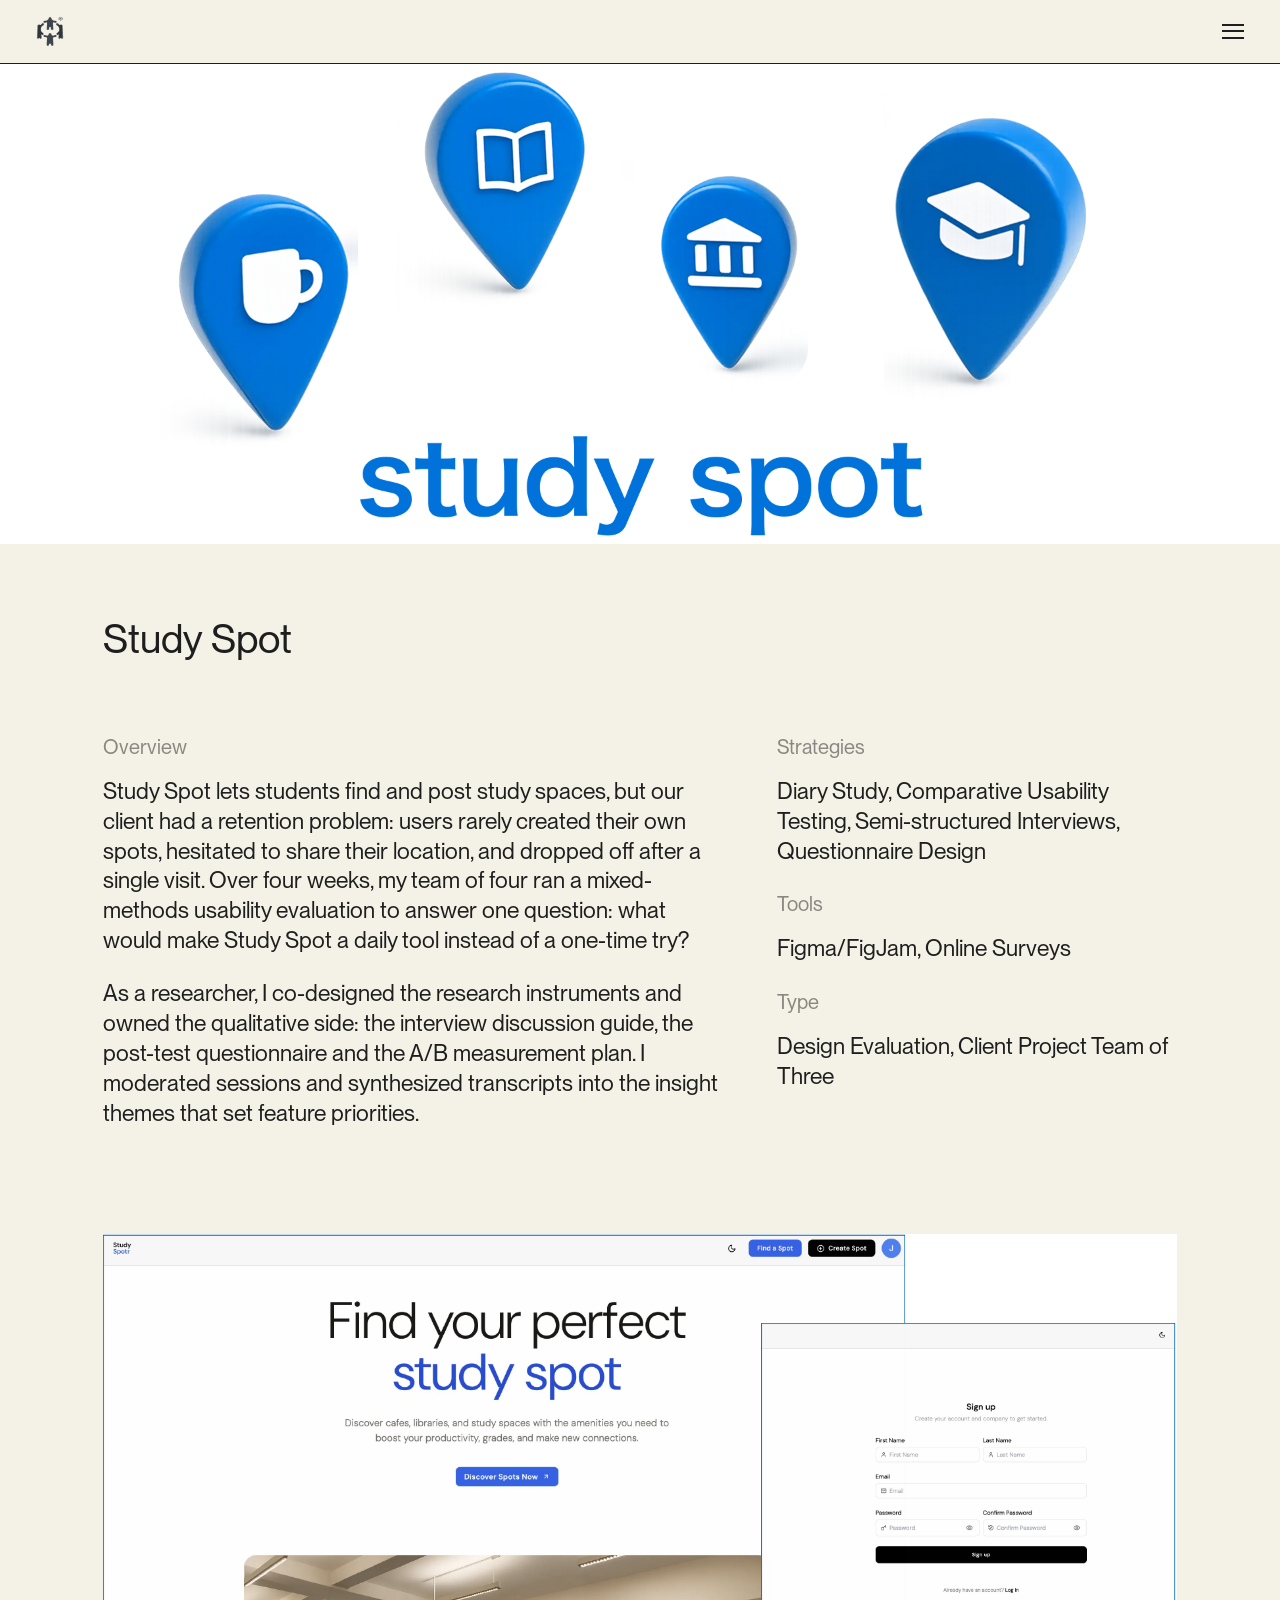
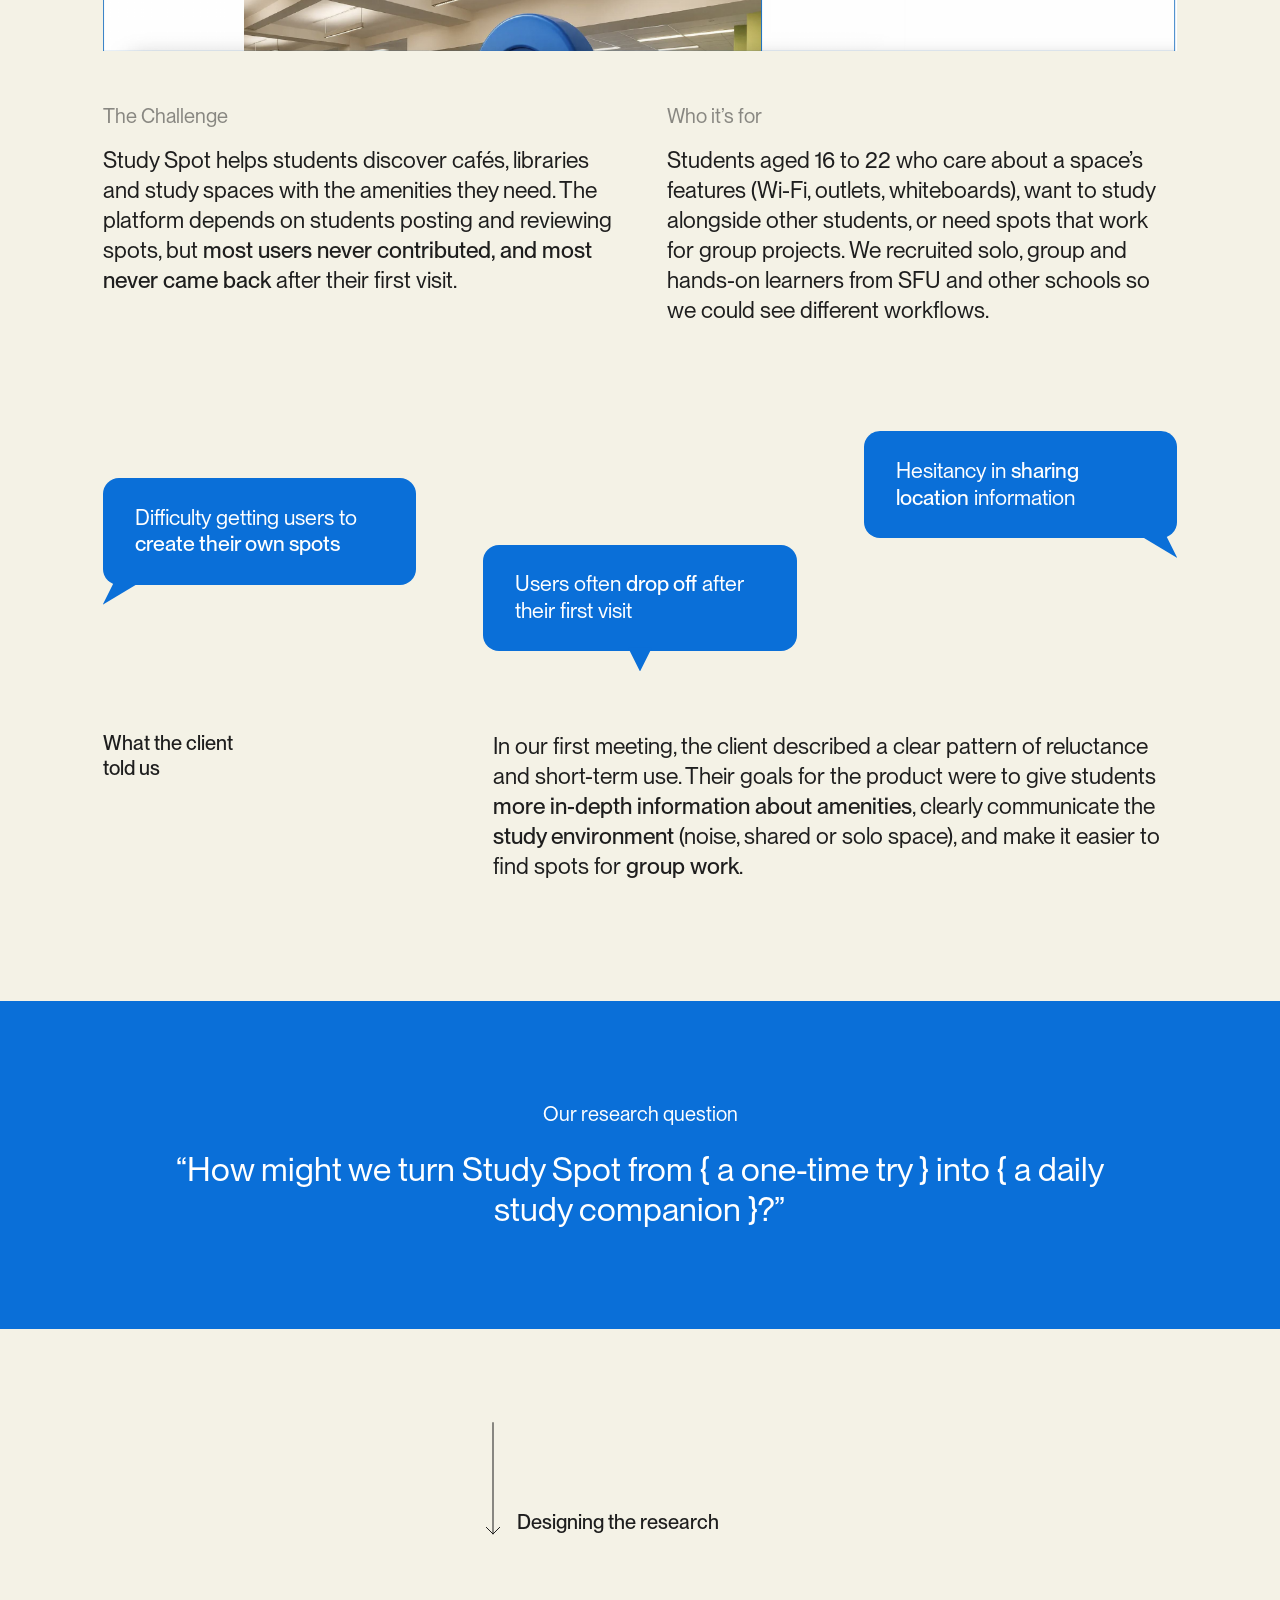
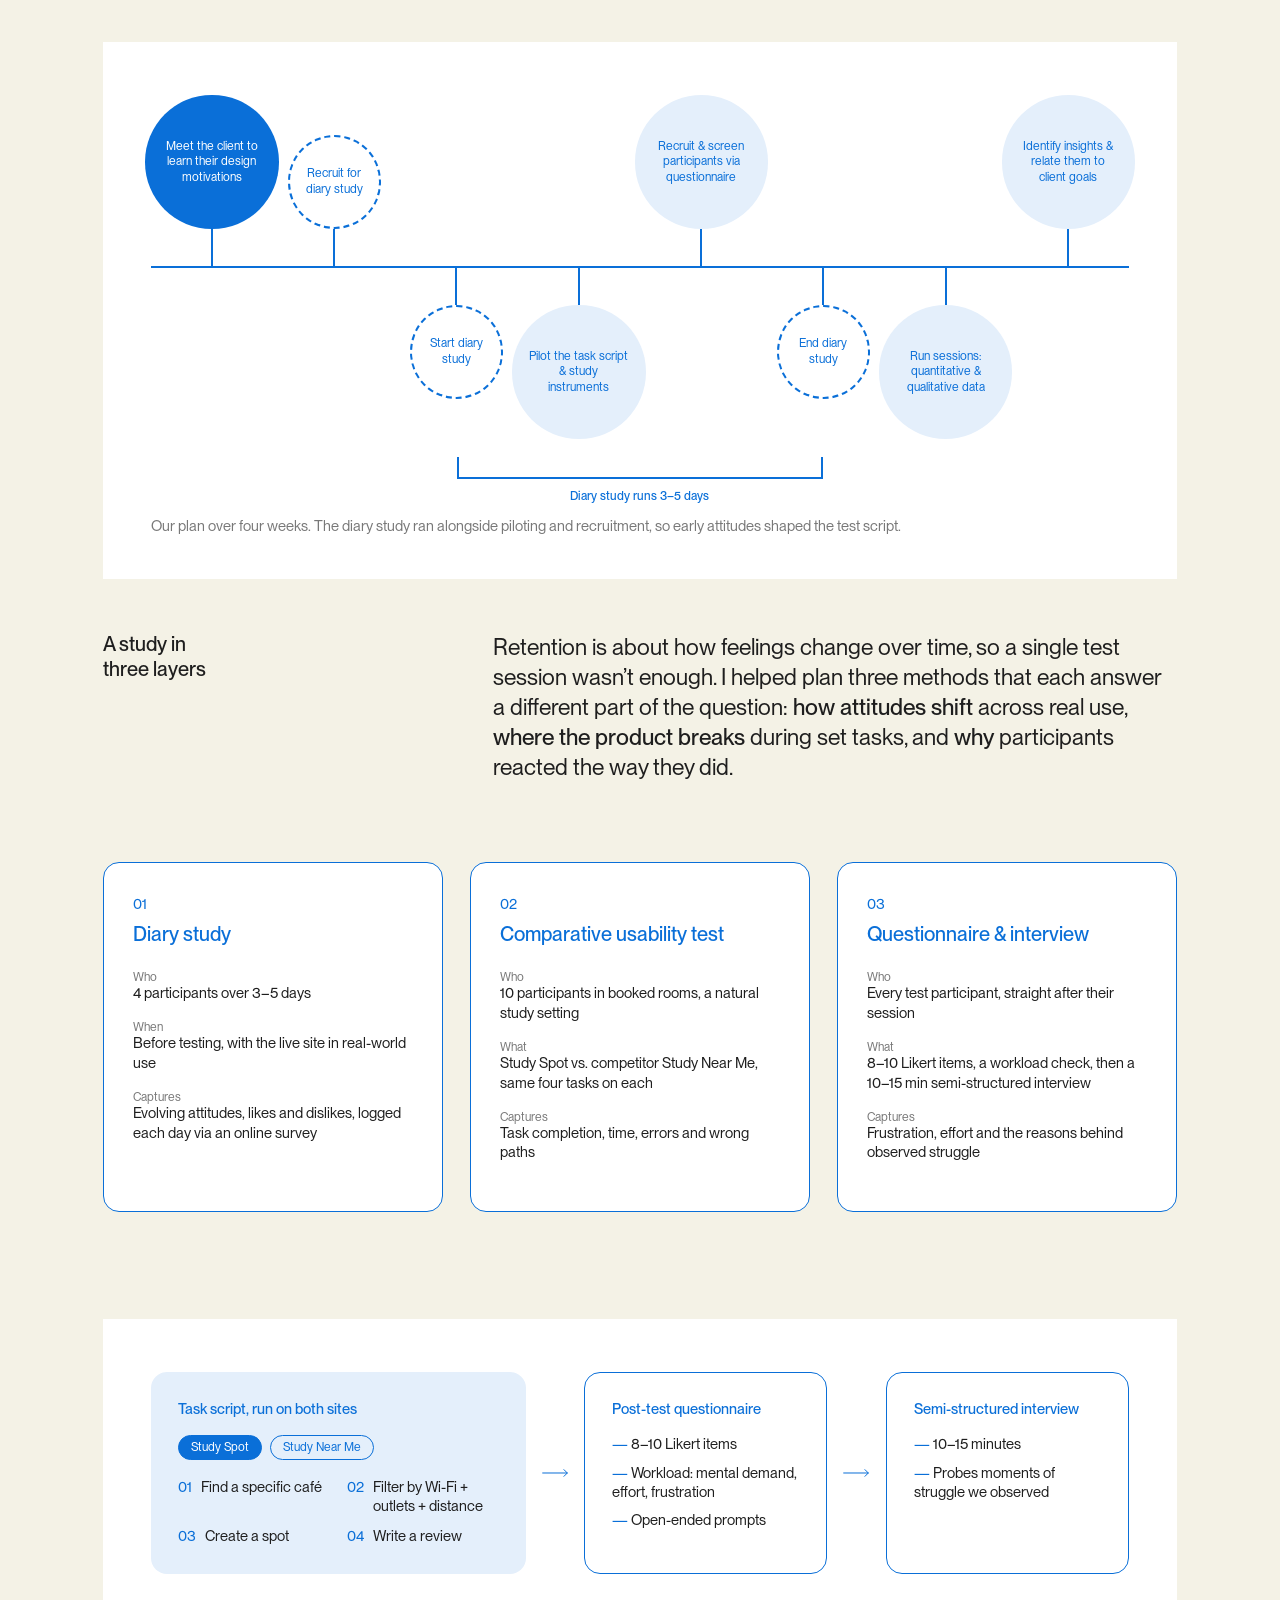
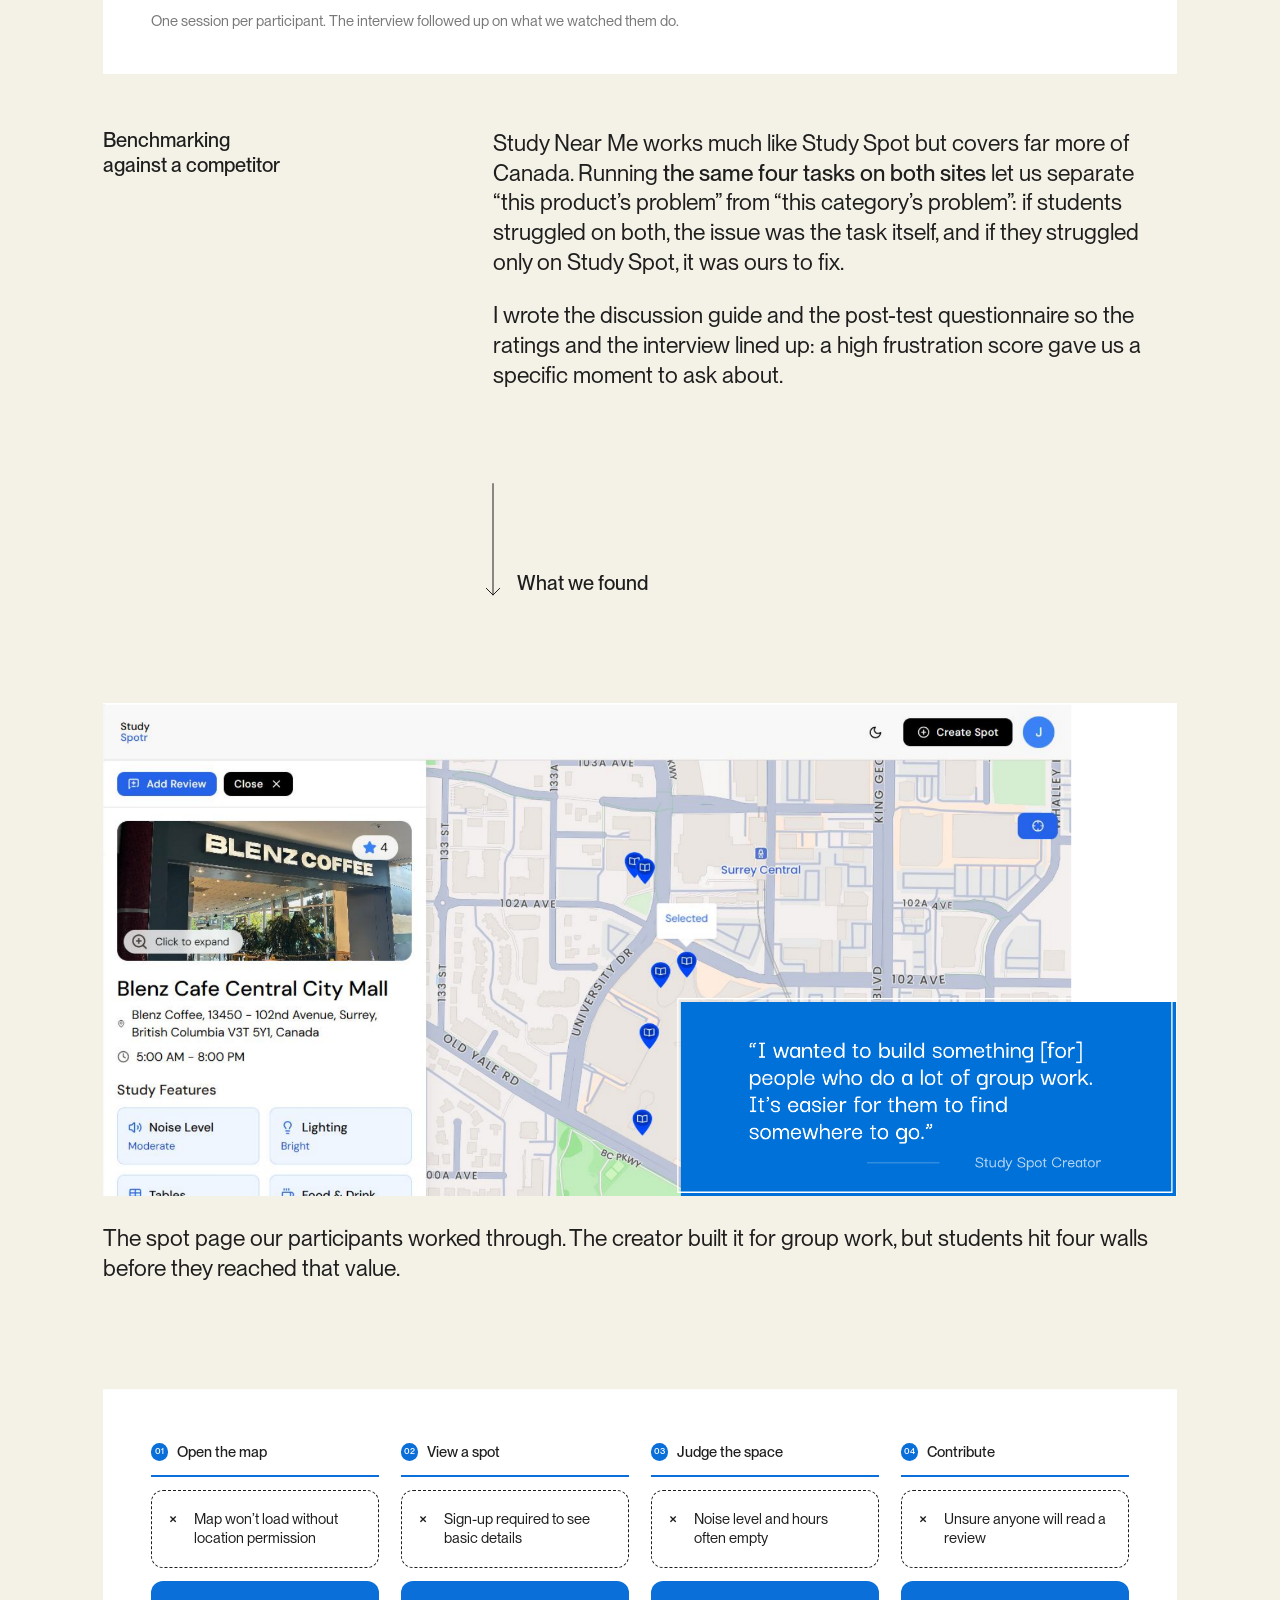
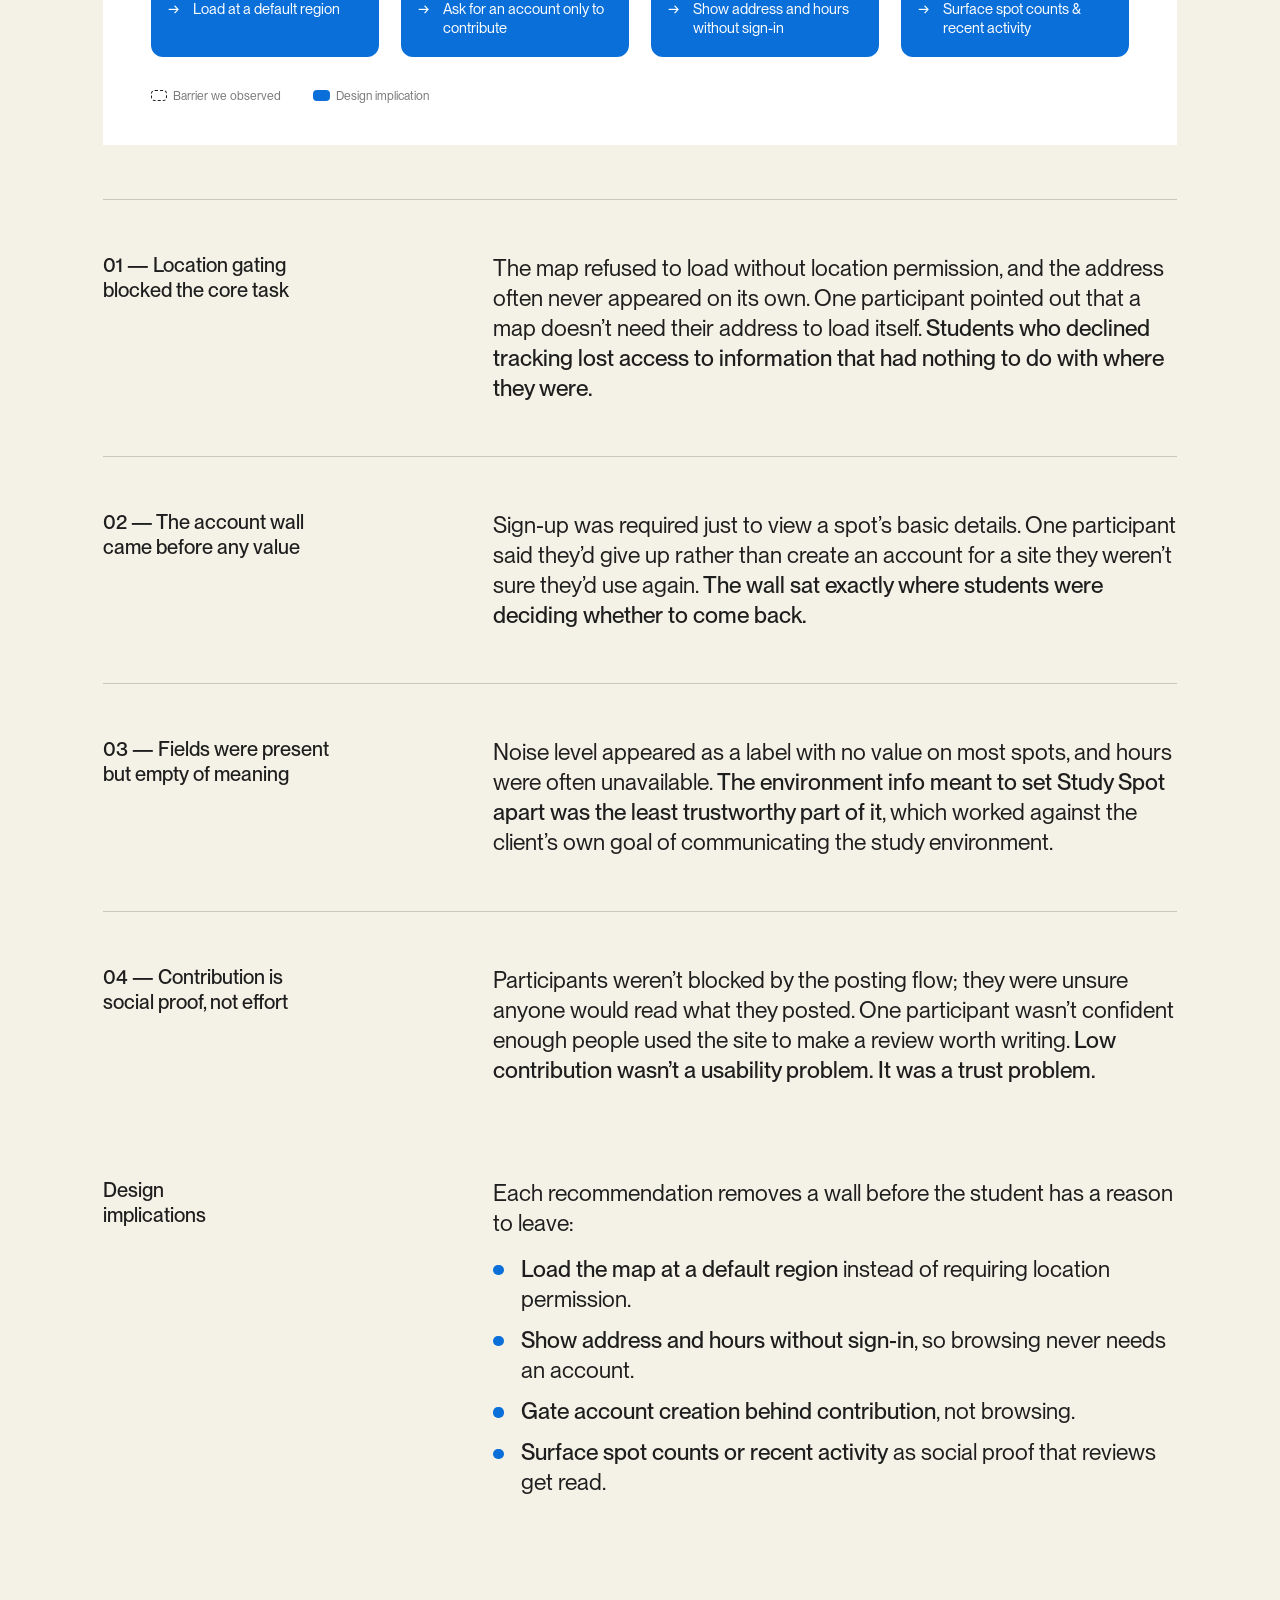
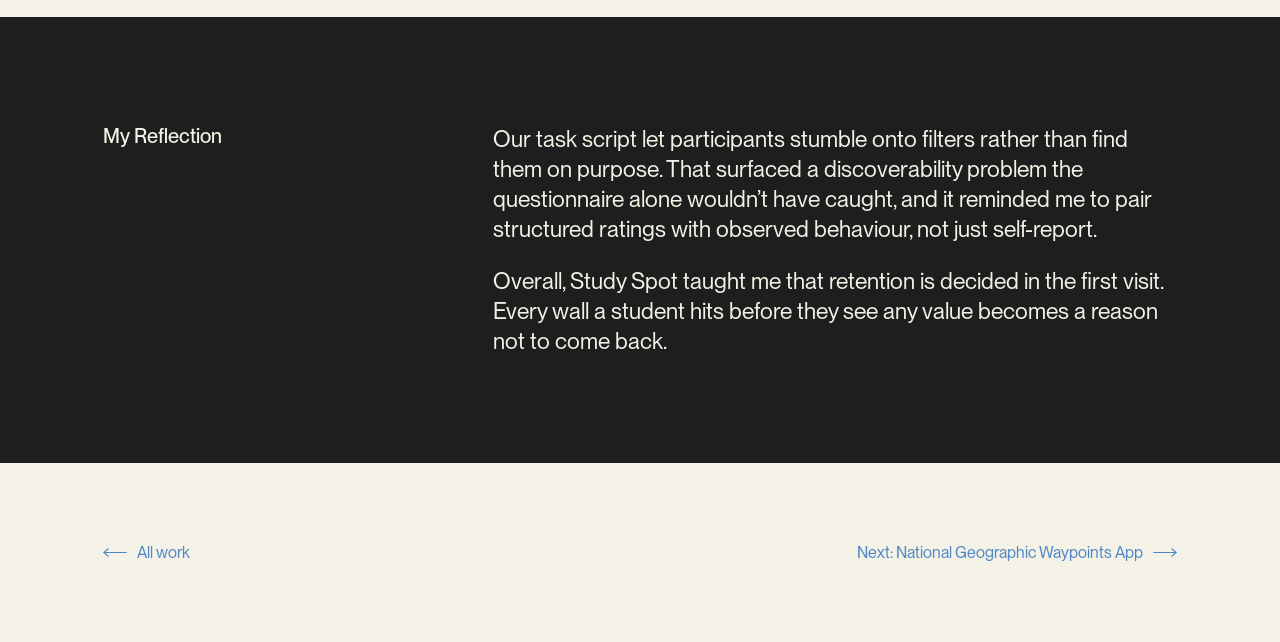
<file: study-spot.html>
<!DOCTYPE html>
<html lang="en">
  <head>
    <meta charset="UTF-8" />
    <meta name="viewport" content="width=device-width, initial-scale=1.0" />
    <title>Study Spot — Emily Feng</title>
    <link href="css/site.css" rel="stylesheet" />
    <script>
      document.documentElement.classList.add("js");
    </script>
  </head>
  <body class="case-page">
    <div class="cs-progress" aria-hidden="true"></div>
    <header class="site-header site-header--sticky">
      <a href="index.html" class="logo-link" aria-label="Emily Feng — home">
        <img src="img/LogoIcon.png" alt="" width="82" height="91" />
      </a>
      <button
        class="menu-toggle"
        aria-label="Open menu"
        aria-expanded="false"
        aria-controls="menu"
      >
        <span class="bar"></span>
        <span class="bar"></span>
        <span class="bar"></span>
      </button>
    </header>

    <div class="menu-overlay" id="menu">
      <nav class="menu-nav" aria-label="Main">
        <a href="work.html" class="menu-link" style="--i: 0">{ work }</a>
        <a href="play.html" class="menu-link" style="--i: 1">{ play }</a>
        <a href="about.html" class="menu-link" style="--i: 2">{ about }</a>
      </nav>
    </div>

    <main class="cs cs--studyspot">
      <div class="cs-hero cs-hero--light">
        <img
          src="img/Case3Page/Case3Title.png"
          alt="Study Spot — four blue map pins with a coffee cup, book, library and graduation cap"
          width="1920"
          height="720"
        />
      </div>

      <section class="cs-wrap cs-intro">
        <h1 class="cs-title reveal">Study Spot</h1>
        <div class="cs-grid cs-grid--overview">
          <div class="reveal">
            <h2 class="cs-label cs-label--meta">Overview</h2>
            <p>
              Study Spot lets students find and post study spaces, but our
              client had a retention problem: users rarely created their own
              spots, hesitated to share their location, and dropped off after a
              single visit. Over four weeks, my team of four ran a mixed-methods
              usability evaluation to answer one question: what would make Study
              Spot a daily tool instead of a one-time try?
            </p>
            <p>
              As a researcher, I co-designed the research instruments and owned
              the qualitative side: the interview discussion guide, the
              post-test questionnaire and the A/B measurement plan. I moderated
              sessions and synthesized transcripts into the insight themes that
              set feature priorities.
            </p>
          </div>
          <dl class="cs-meta reveal" style="--d: 1">
            <dt class="cs-label cs-label--meta">Strategies</dt>
            <dd>
              Diary Study, Comparative Usability Testing, Semi-structured
              Interviews, Questionnaire Design
            </dd>
            <dt class="cs-label cs-label--meta">Tools</dt>
            <dd>Figma/FigJam, Online Surveys</dd>
            <dt class="cs-label cs-label--meta">Type</dt>
            <dd>Design Evaluation, Client Project Team of Three</dd>
          </dl>
        </div>
      </section>

      <section class="cs-wrap">
        <figure class="cs-media reveal-media">
          <img
            src="img/Case3Page/Platform.png"
            alt="Study Spot’s landing page, “Find your perfect study spot”, beside its sign-up form"
            width="1632"
            height="633"
            loading="lazy"
          />
        </figure>
        <div class="cs-grid cs-grid--half">
          <div class="reveal">
            <h2 class="cs-label cs-label--meta">The Challenge</h2>
            <p>
              Study Spot helps students discover cafés, libraries and study
              spaces with the amenities they need. The platform depends on
              students posting and reviewing spots, but
              <strong
                >most users never contributed, and most never came back</strong
              >
              after their first visit.
            </p>
          </div>
          <div class="reveal" style="--d: 1">
            <h2 class="cs-label cs-label--meta">Who it’s for</h2>
            <p>
              Students aged 16 to 22 who care about a space’s features (Wi-Fi,
              outlets, whiteboards), want to study alongside other students, or
              need spots that work for group projects. We recruited solo, group
              and hands-on learners from SFU and other schools so we could see
              different workflows.
            </p>
          </div>
        </div>
      </section>

      <section class="cs-wrap">
        <div
          class="cs-bubbles reveal"
          role="list"
          aria-label="Patterns the client described"
        >
          <p class="cs-bubble cs-bubble--left" role="listitem">
            Difficulty getting users to <strong>create their own spots</strong>
          </p>
          <p class="cs-bubble cs-bubble--mid" role="listitem">
            Users often <strong>drop off</strong> after their first visit
          </p>
          <p class="cs-bubble cs-bubble--right" role="listitem">
            Hesitancy in <strong>sharing location</strong> information
          </p>
        </div>
        <div class="cs-grid cs-grid--row">
          <h2 class="cs-label reveal">What the client <br />told us</h2>
          <div class="reveal" style="--d: 1">
            <p>
              In our first meeting, the client described a clear pattern of
              reluctance and short-term use. Their goals for the product were to
              give students
              <strong>more in-depth information about amenities</strong>,
              clearly communicate the <strong>study environment</strong> (noise,
              shared or solo space), and make it easier to find spots for
              <strong>group work</strong>.
            </p>
          </div>
        </div>
      </section>

      <section class="cs-band" aria-label="Research question">
        <div class="cs-wrap">
          <p class="cs-band-kicker reveal">Our research question</p>
          <blockquote class="cs-quote reveal" style="--d: 1">
            <p>
              “How might we turn Study Spot from { a one-time try } into { a
              daily study companion }?”
            </p>
          </blockquote>
        </div>
      </section>

      <div class="cs-wrap cs-divider reveal">
        <svg
          class="cs-divider-arrow"
          viewBox="0 0 24 170"
          fill="none"
          stroke="currentColor"
          stroke-width="1.5"
          stroke-linecap="round"
          stroke-linejoin="round"
          aria-hidden="true"
        >
          <path d="M12 1v167M2 158l10 10 10-10" />
        </svg>
        <h2 class="cs-label">Designing the research</h2>
      </div>

      <section class="cs-wrap">
        <figure class="cs-media cs-diagram reveal-media">
          <ol class="cs-timeline" aria-label="Four-week research timeline">
            <li class="is-up is-key" style="--c: 1">
              <span>Meet the client to learn their design motivations</span>
            </li>
            <li class="is-up is-small" style="--c: 2">
              <span>Recruit for diary study</span>
            </li>
            <li class="is-down is-small" style="--c: 3">
              <span>Start diary study</span>
            </li>
            <li class="is-down" style="--c: 4">
              <span>Pilot the task script &amp; study instruments</span>
            </li>
            <li class="is-up" style="--c: 5">
              <span>Recruit &amp; screen participants via questionnaire</span>
            </li>
            <li class="is-down is-small" style="--c: 6">
              <span>End diary study</span>
            </li>
            <li class="is-down" style="--c: 7">
              <span>Run sessions: quantitative &amp; qualitative data</span>
            </li>
            <li class="is-up" style="--c: 8">
              <span>Identify insights &amp; relate them to client goals</span>
            </li>
          </ol>
          <p class="cs-timeline-bracket" aria-hidden="true">
            <span>Diary study runs 3–5 days</span>
          </p>
          <figcaption class="cs-diagram-cap">
            Our plan over four weeks. The diary study ran alongside piloting and
            recruitment, so early attitudes shaped the test script.
          </figcaption>
        </figure>
        <div class="cs-grid cs-grid--row">
          <h2 class="cs-label reveal">A study in <br />three layers</h2>
          <div class="reveal" style="--d: 1">
            <p>
              Retention is about how feelings change over time, so a single test
              session wasn’t enough. I helped plan three methods that each
              answer a different part of the question:
              <strong>how attitudes shift</strong> across real use,
              <strong>where the product breaks</strong> during set tasks, and
              <strong>why</strong> participants reacted the way they did.
            </p>
          </div>
        </div>
      </section>

      <section class="cs-wrap">
        <div class="cs-methods">
          <article class="cs-method reveal">
            <p class="cs-method-num">01</p>
            <h3 class="cs-method-title">Diary study</h3>
            <dl>
              <dt>Who</dt>
              <dd>4 participants over 3–5 days</dd>
              <dt>When</dt>
              <dd>Before testing, with the live site in real-world use</dd>
              <dt>Captures</dt>
              <dd>
                Evolving attitudes, likes and dislikes, logged each day via an
                online survey
              </dd>
            </dl>
          </article>
          <article class="cs-method reveal" style="--d: 1">
            <p class="cs-method-num">02</p>
            <h3 class="cs-method-title">Comparative usability test</h3>
            <dl>
              <dt>Who</dt>
              <dd>10 participants in booked rooms, a natural study setting</dd>
              <dt>What</dt>
              <dd>
                Study Spot vs. competitor Study Near Me, same four tasks on each
              </dd>
              <dt>Captures</dt>
              <dd>Task completion, time, errors and wrong paths</dd>
            </dl>
          </article>
          <article class="cs-method reveal" style="--d: 2">
            <p class="cs-method-num">03</p>
            <h3 class="cs-method-title">Questionnaire &amp; interview</h3>
            <dl>
              <dt>Who</dt>
              <dd>Every test participant, straight after their session</dd>
              <dt>What</dt>
              <dd>
                8–10 Likert items, a workload check, then a 10–15 min
                semi-structured interview
              </dd>
              <dt>Captures</dt>
              <dd>
                Frustration, effort and the reasons behind observed struggle
              </dd>
            </dl>
          </article>
        </div>
      </section>

      <section class="cs-wrap">
        <figure class="cs-media cs-diagram reveal-media">
          <div class="cs-flow" aria-label="Session flow for each participant">
            <div class="cs-flow-step cs-flow-step--wide">
              <p class="cs-flow-kicker">Task script, run on both sites</p>
              <div class="cs-flow-sites">
                <span class="is-ours">Study Spot</span
                ><span>Study Near Me</span>
              </div>
              <ol class="cs-flow-tasks">
                <li>Find a specific café</li>
                <li>Filter by Wi-Fi + outlets + distance</li>
                <li>Create a spot</li>
                <li>Write a review</li>
              </ol>
            </div>
            <svg
              class="cs-flow-arrow"
              viewBox="0 0 40 12"
              fill="none"
              stroke="currentColor"
              stroke-width="1.5"
              stroke-linecap="round"
              aria-hidden="true"
            >
              <path d="M1 6h37M33 1l5 5-5 5" />
            </svg>
            <div class="cs-flow-step">
              <p class="cs-flow-kicker">Post-test questionnaire</p>
              <ul class="cs-flow-list">
                <li>8–10 Likert items</li>
                <li>Workload: mental demand, effort, frustration</li>
                <li>Open-ended prompts</li>
              </ul>
            </div>
            <svg
              class="cs-flow-arrow"
              viewBox="0 0 40 12"
              fill="none"
              stroke="currentColor"
              stroke-width="1.5"
              stroke-linecap="round"
              aria-hidden="true"
            >
              <path d="M1 6h37M33 1l5 5-5 5" />
            </svg>
            <div class="cs-flow-step">
              <p class="cs-flow-kicker">Semi-structured interview</p>
              <ul class="cs-flow-list">
                <li>10–15 minutes</li>
                <li>Probes moments of struggle we observed</li>
              </ul>
            </div>
          </div>
          <figcaption class="cs-diagram-cap">
            One session per participant. The interview followed up on what we
            watched them do.
          </figcaption>
        </figure>
        <div class="cs-grid cs-grid--row">
          <h2 class="cs-label reveal">
            Benchmarking <br />against a competitor
          </h2>
          <div class="reveal" style="--d: 1">
            <p>
              Study Near Me works much like Study Spot but covers far more of
              Canada. Running
              <strong>the same four tasks on both sites</strong> let us separate
              “this product’s problem” from “this category’s problem”: if
              students struggled on both, the issue was the task itself, and if
              they struggled only on Study Spot, it was ours to fix.
            </p>
            <p>
              I wrote the discussion guide and the post-test questionnaire so
              the ratings and the interview lined up: a high frustration score
              gave us a specific moment to ask about.
            </p>
          </div>
        </div>
      </section>

      <div class="cs-wrap cs-divider reveal">
        <svg
          class="cs-divider-arrow"
          viewBox="0 0 24 170"
          fill="none"
          stroke="currentColor"
          stroke-width="1.5"
          stroke-linecap="round"
          stroke-linejoin="round"
          aria-hidden="true"
        >
          <path d="M12 1v167M2 158l10 10 10-10" />
        </svg>
        <h2 class="cs-label">What we found</h2>
      </div>

      <section class="cs-wrap">
        <figure class="cs-media reveal-media">
          <img
            src="img/Case3Page/SpotDetail.png"
            alt="A Study Spot listing for Blenz Cafe Central City Mall beside a map of pins, with the creator’s quote: “I wanted to build something for people who do a lot of group work.”"
            width="1900"
            height="872"
            loading="lazy"
          />
        </figure>
        <p class="cs-caption reveal">
          The spot page our participants worked through. The creator built it
          for group work, but students hit four walls before they reached that
          value.
        </p>
      </section>

      <section class="cs-wrap">
        <figure class="cs-media cs-diagram reveal-media">
          <ol
            class="cs-journey"
            aria-label="Where students dropped off, and what would fix it"
          >
            <li>
              <p class="cs-journey-step"><span>01</span>Open the map</p>
              <p class="cs-journey-wall">
                Map won’t load without location permission
              </p>
              <p class="cs-journey-fix">Load at a default region</p>
            </li>
            <li>
              <p class="cs-journey-step"><span>02</span>View a spot</p>
              <p class="cs-journey-wall">
                Sign-up required to see basic details
              </p>
              <p class="cs-journey-fix">
                Ask for an account only to contribute
              </p>
            </li>
            <li>
              <p class="cs-journey-step"><span>03</span>Judge the space</p>
              <p class="cs-journey-wall">Noise level and hours often empty</p>
              <p class="cs-journey-fix">
                Show address and hours without sign-in
              </p>
            </li>
            <li>
              <p class="cs-journey-step"><span>04</span>Contribute</p>
              <p class="cs-journey-wall">Unsure anyone will read a review</p>
              <p class="cs-journey-fix">
                Surface spot counts &amp; recent activity
              </p>
            </li>
          </ol>
          <div class="cs-journey-key" aria-hidden="true">
            <span class="is-wall">Barrier we observed</span>
            <span class="is-fix">Design implication</span>
          </div>
        </figure>
      </section>

      <section class="cs-wrap">
        <div class="cs-grid cs-grid--row cs-finding">
          <h2 class="cs-label reveal">
            01 — Location gating <br />blocked the core task
          </h2>
          <div class="reveal" style="--d: 1">
            <p>
              The map refused to load without location permission, and the
              address often never appeared on its own. One participant pointed
              out that a map doesn’t need their address to load itself.
              <strong
                >Students who declined tracking lost access to information that
                had nothing to do with where they were.</strong
              >
            </p>
          </div>
        </div>
        <div class="cs-grid cs-grid--row cs-finding">
          <h2 class="cs-label reveal">
            02 — The account wall <br />came before any value
          </h2>
          <div class="reveal" style="--d: 1">
            <p>
              Sign-up was required just to view a spot’s basic details. One
              participant said they’d give up rather than create an account for
              a site they weren’t sure they’d use again.
              <strong
                >The wall sat exactly where students were deciding whether to
                come back.</strong
              >
            </p>
          </div>
        </div>
        <div class="cs-grid cs-grid--row cs-finding">
          <h2 class="cs-label reveal">
            03 — Fields were present <br />but empty of meaning
          </h2>
          <div class="reveal" style="--d: 1">
            <p>
              Noise level appeared as a label with no value on most spots, and
              hours were often unavailable.
              <strong
                >The environment info meant to set Study Spot apart was the
                least trustworthy part of it</strong
              >, which worked against the client’s own goal of communicating the
              study environment.
            </p>
          </div>
        </div>
        <div class="cs-grid cs-grid--row cs-finding">
          <h2 class="cs-label reveal">
            04 — Contribution is <br />social proof, not effort
          </h2>
          <div class="reveal" style="--d: 1">
            <p>
              Participants weren’t blocked by the posting flow; they were unsure
              anyone would read what they posted. One participant wasn’t
              confident enough people used the site to make a review worth
              writing.
              <strong
                >Low contribution wasn’t a usability problem. It was a trust
                problem.</strong
              >
            </p>
          </div>
        </div>
      </section>

      <section class="cs-wrap">
        <div class="cs-grid cs-grid--row cs-grid--spaced">
          <h2 class="cs-label reveal">Design <br />implications</h2>
          <div class="reveal" style="--d: 1">
            <p>
              Each recommendation removes a wall before the student has a reason
              to leave:
            </p>
            <ul class="cs-list">
              <li>
                <strong>Load the map at a default region</strong> instead of
                requiring location permission.
              </li>
              <li>
                <strong>Show address and hours without sign-in</strong>, so
                browsing never needs an account.
              </li>
              <li>
                <strong>Gate account creation behind contribution</strong>, not
                browsing.
              </li>
              <li>
                <strong>Surface spot counts or recent activity</strong> as
                social proof that reviews get read.
              </li>
            </ul>
          </div>
        </div>
      </section>

      <section class="cs-reflection">
        <div class="cs-wrap cs-grid cs-grid--row">
          <h2 class="cs-label reveal">My Reflection</h2>
          <div class="reveal" style="--d: 1">
            <p>
              Our task script let participants stumble onto filters rather than
              find them on purpose. That surfaced a discoverability problem the
              questionnaire alone wouldn’t have caught, and it reminded me to
              pair structured ratings with observed behaviour, not just
              self-report.
            </p>
            <p>
              Overall, Study Spot taught me that retention is decided in the
              first visit. Every wall a student hits before they see any value
              becomes a reason not to come back.
            </p>
          </div>
        </div>
      </section>

      <nav class="cs-wrap case-nav cs-nav" aria-label="Case studies">
        <a href="work.html" class="view-case back"
          ><svg
            viewBox="0 0 32 12"
            fill="none"
            stroke="currentColor"
            stroke-width="1.5"
            stroke-linecap="round"
            aria-hidden="true"
          >
            <path d="M1 6h30M25 1l6 5-6 5" /></svg
          >All work</a
        >
        <a href="natgeo.html" class="view-case"
          >Next: National Geographic Waypoints App
          <svg
            viewBox="0 0 32 12"
            fill="none"
            stroke="currentColor"
            stroke-width="1.5"
            stroke-linecap="round"
            aria-hidden="true"
          >
            <path d="M1 6h30M25 1l6 5-6 5" />
          </svg>
        </a>
      </nav>
    </main>

    <script src="hamburger.js"></script>
    <script src="case.js"></script>
  </body>
</html>
</file>
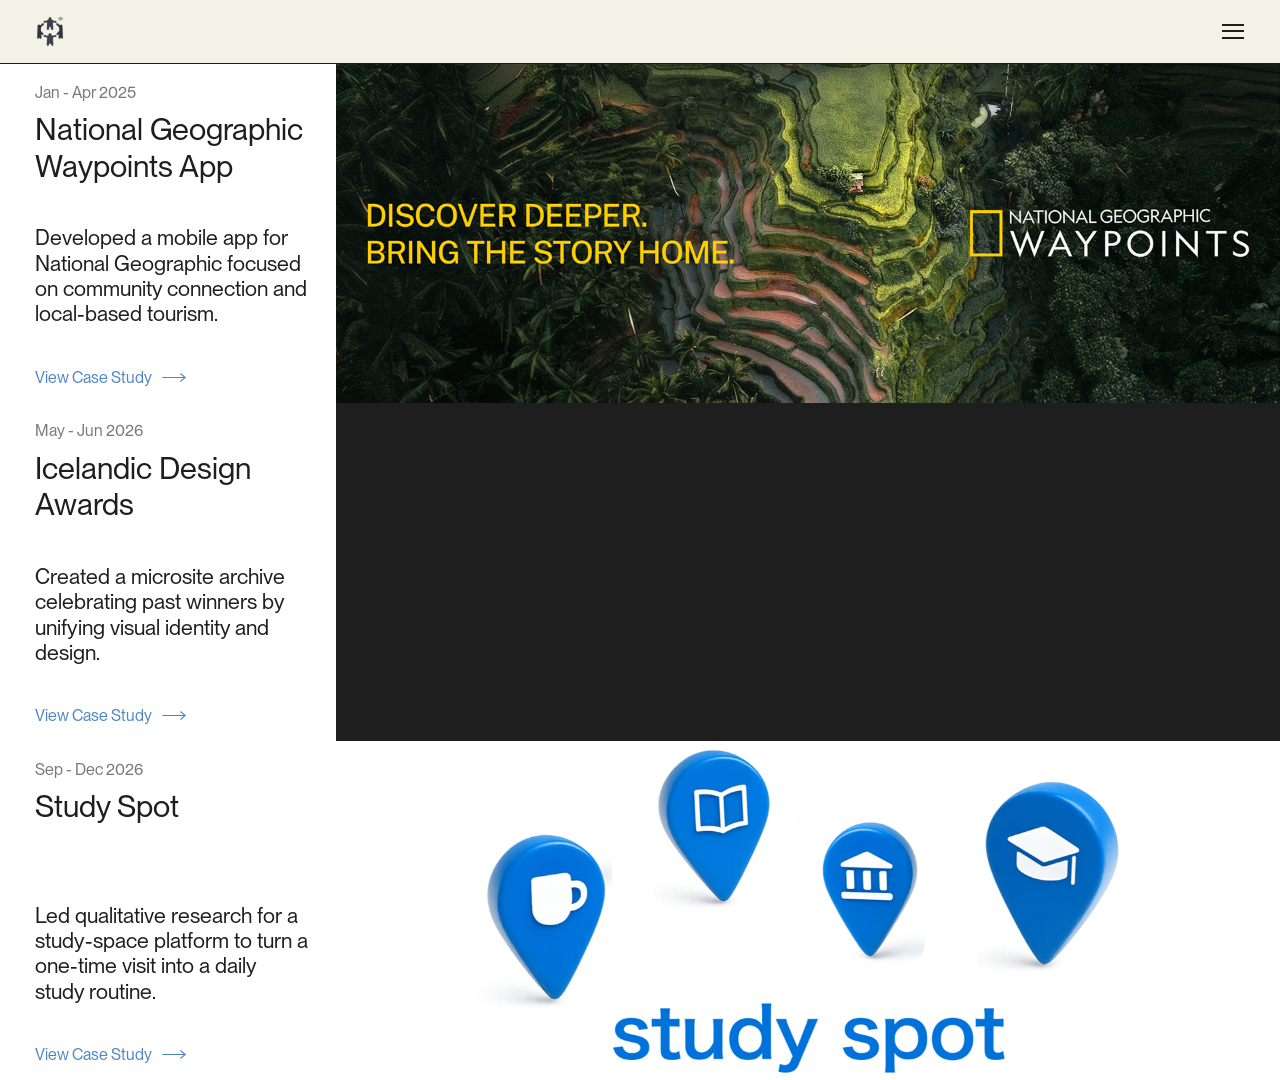
<file: work.html>
<!DOCTYPE html>
<html lang="en">
<head>
    <meta charset="UTF-8">
    <meta name="viewport" content="width=device-width, initial-scale=1.0">
    <title>Work — Emily Feng</title>
    <link href="css/site.css" rel="stylesheet">
</head>
<body class="work-page">
    <header class="site-header site-header--sticky">
        <a href="index.html" class="logo-link" aria-label="Emily Feng — home">
            <img src="img/LogoIcon.png" alt="" width="82" height="91">
        </a>
        <button class="menu-toggle" aria-label="Open menu" aria-expanded="false" aria-controls="menu">
            <span class="bar"></span>
            <span class="bar"></span>
            <span class="bar"></span>
        </button>
    </header>

    <div class="menu-overlay" id="menu">
        <nav class="menu-nav" aria-label="Main">
            <a href="work.html" class="menu-link" style="--i:0">{ work }</a>
            <a href="play.html" class="menu-link" style="--i:1">{ play }</a>
            <a href="about.html" class="menu-link" style="--i:2">{ about }</a>
        </nav>
    </div>

    <main>
        <h1 hidden>Work</h1>
        <ul class="work-list">
            <li class="work-row">
                <div class="work-info">
                    <p class="work-date">Jan - Apr 2025</p>
                    <h2 class="work-title">National Geographic Waypoints App</h2>
                    <p class="work-desc">Developed a mobile app for National Geographic focused on community connection and local-based tourism.</p>
                    <a href="natgeo.html" class="view-case">View Case Study
                        <svg viewBox="0 0 32 12" fill="none" stroke="currentColor" stroke-width="1.5" stroke-linecap="round" aria-hidden="true"><path d="M1 6h30M25 1l6 5-6 5"/></svg>
                    </a>
                </div>
                <a href="natgeo.html" class="work-media" tabindex="-1" aria-hidden="true">
                    <img src="img/Case1.png" alt="" width="1416" height="508">
                </a>
            </li>

            <li class="work-row">
                <div class="work-info">
                    <p class="work-date">May - Jun 2026</p>
                    <h2 class="work-title">Icelandic Design Awards</h2>
                    <p class="work-desc">Created a microsite archive celebrating past winners by unifying visual identity and design.</p>
                    <a href="icelandic-design-awards.html" class="view-case">View Case Study
                        <svg viewBox="0 0 32 12" fill="none" stroke="currentColor" stroke-width="1.5" stroke-linecap="round" aria-hidden="true"><path d="M1 6h30M25 1l6 5-6 5"/></svg>
                    </a>
                </div>
                <a href="icelandic-design-awards.html" class="work-media" tabindex="-1" aria-hidden="true">
                    <video src="img/Case2.mp4" width="1416" height="508" muted loop autoplay playsinline preload="metadata"></video>
                </a>
            </li>

            <li class="work-row">
                <div class="work-info">
                    <p class="work-date">Sep - Dec 2026</p>
                    <h2 class="work-title">Study Spot</h2>
                    <p class="work-desc">Led qualitative research for a study-space platform to turn a one-time visit into a daily study routine.</p>
                    <a href="study-spot.html" class="view-case">View Case Study
                        <svg viewBox="0 0 32 12" fill="none" stroke="currentColor" stroke-width="1.5" stroke-linecap="round" aria-hidden="true"><path d="M1 6h30M25 1l6 5-6 5"/></svg>
                    </a>
                </div>
                <a href="study-spot.html" class="work-media" tabindex="-1" aria-hidden="true">
                    <img src="img/Case3.png" alt="" width="1416" height="508" loading="lazy">
                </a>
            </li>
        </ul>
    </main>

    <script src="hamburger.js"></script>
</body>
</html>
</file>
<file: css/site.css>
/* site.css — shared styles for the 2026 portfolio */

@font-face {
    font-family: 'PP Neue Montreal';
    src: url('../fonts/PPNeueMontreal-Regular.otf') format('opentype'),
         url('../fonts/PPNeueMontreal-Regular.ttf') format('truetype');
    font-weight: 400;
    font-style: normal;
    font-display: swap;
}

@font-face {
    font-family: 'PP Neue Montreal';
    src: url('../fonts/PPNeueMontreal-Medium.otf') format('opentype'),
         url('../fonts/PPNeueMontreal-Medium.ttf') format('truetype');
    font-weight: 500;
    font-style: normal;
    font-display: swap;
}

@font-face {
    font-family: 'PP Eiko';
    src: url('../fonts/PPEiko-LightItalic.otf') format('opentype'),
         url('../fonts/PPEiko-LightItalic.ttf') format('truetype');
    font-weight: 300;
    font-style: italic;
    font-display: swap;
}

:root {
    --charcoal: #1E1E1E;
    --cream: #F4F2E6;
    --white: #FFFFFF;
    --link: #4F86C6;
    --muted: rgba(30, 30, 30, 0.6);

    /* 1 design px at a 1920px-wide artboard; scales down on smaller screens */
    --u: clamp(0.5px, calc(100vw / 1920), 1px);

    --header-h: calc(96 * var(--u));
    --gutter: max(16px, calc(54 * var(--u)));

    --font-sans: 'PP Neue Montreal', 'Helvetica Neue', Helvetica, Arial, sans-serif;
    --font-serif: 'PP Eiko', 'Times New Roman', Georgia, serif;

    /* Playful accents (about + play pages), pulled from the seaside photo */
    --sign-red: #B3263A;
    --sand: #F2D27A;
    --sky: #A9CBEA;
    --kelp: #A8BE84;

    --ease-pop: cubic-bezier(0.34, 1.56, 0.64, 1);
    --ease-out: cubic-bezier(0.22, 1, 0.36, 1);
}

*,
*::before,
*::after {
    margin: 0;
    padding: 0;
    box-sizing: border-box;
}

html {
    background: var(--cream);
}

body {
    font-family: var(--font-sans);
    font-weight: 400;
    color: var(--charcoal);
    background: var(--cream);
    -webkit-font-smoothing: antialiased;
    overflow-x: hidden;
}

body.menu-open {
    overflow: hidden;
}

a {
    color: inherit;
    text-decoration: none;
}

img,
video {
    display: block;
    max-width: 100%;
}

button {
    font: inherit;
    color: inherit;
    background: none;
    border: 0;
    cursor: pointer;
}

/* Page-out fade used when "scroll for more" sends you to work */
body.leaving main,
body.leaving .scroll-cue {
    opacity: 0;
    transform: translateY(calc(-40 * var(--u)));
    transition: opacity 0.45s ease, transform 0.45s var(--ease-out);
}

/* ---------- Header / dashboard ---------- */

.site-header {
    position: relative;
    z-index: 50;
    height: var(--header-h);
    padding-inline: var(--gutter);
    display: flex;
    align-items: center;
    justify-content: space-between;
    background: var(--cream);
}

.site-header--sticky {
    position: sticky;
    top: 0;
    border-bottom: 1px solid var(--charcoal);
}

.logo-link {
    display: block;
    width: calc(42 * var(--u));
    min-width: 28px;
    transition: opacity 0.25s ease;
}

.logo-link img {
    width: 100%;
    height: auto;
}

.logo-link:hover,
.logo-link:focus-visible,
.menu-toggle:hover,
.menu-toggle:focus-visible {
    opacity: 0.4;
}

.menu-toggle {
    position: relative;
    width: calc(26 * var(--u));
    min-width: 22px;
    aspect-ratio: 42 / 30;
    transition: opacity 0.25s ease;
}

.menu-toggle .bar {
    position: absolute;
    left: 0;
    width: 100%;
    height: 2px;
    background: var(--charcoal);
    transition: transform 0.35s var(--ease-out), opacity 0.2s ease, top 0.35s var(--ease-out);
}

.menu-toggle .bar:nth-child(1) { top: 0; }
.menu-toggle .bar:nth-child(2) { top: calc(50% - 1px); }
.menu-toggle .bar:nth-child(3) { top: calc(100% - 2px); }

.menu-toggle.active .bar:nth-child(1) {
    top: calc(50% - 1px);
    transform: rotate(45deg);
}

.menu-toggle.active .bar:nth-child(2) {
    opacity: 0;
}

.menu-toggle.active .bar:nth-child(3) {
    top: calc(50% - 1px);
    transform: rotate(-45deg);
}

/* ---------- Hamburger overlay ---------- */

.menu-overlay {
    position: fixed;
    inset: 0;
    z-index: 40;
    background: var(--cream);
    display: flex;
    align-items: center;
    justify-content: center;
    padding: var(--header-h) var(--gutter) 0;
    opacity: 0;
    visibility: hidden;
    transition: opacity 0.35s ease, visibility 0s linear 0.35s;
}

.menu-overlay.active {
    opacity: 1;
    visibility: visible;
    transition: opacity 0.35s ease, visibility 0s;
}

/* Keep the dashboard above the overlay, without its divider line */
body.menu-open .site-header {
    position: fixed;
    inset: 0 0 auto 0;
    border-bottom-color: transparent;
}

.menu-nav {
    display: flex;
    flex-direction: column;
    align-items: center;
    gap: max(32px, calc(77 * var(--u)));
    margin-top: calc(-1 * var(--header-h));
}

.menu-link {
    font-size: max(44px, calc(75 * var(--u)));
    line-height: 1;
    white-space: nowrap;
    opacity: 0;
    transform: translateY(24px);
    transition: opacity 0.25s ease, transform 0.5s var(--ease-out);
}

.menu-overlay.active .menu-link {
    opacity: 1;
    transform: none;
    transition-delay: calc(0.08s + var(--i, 0) * 0.07s);
}

.menu-overlay.active .menu-link:hover,
.menu-overlay.active .menu-link:focus-visible {
    opacity: 0.4;
    transition-delay: 0s;
}

/* ---------- Landing ---------- */

.landing {
    height: 100vh;
    height: 100svh;
    display: flex;
    flex-direction: column;
    overflow: hidden;
}

.landing main {
    flex: 1;
    display: flex;
    align-items: center;
    justify-content: center;
    padding-inline: var(--gutter);
    padding-bottom: calc(60 * var(--u));
}

.hero {
    position: relative;
    max-width: calc(1400 * var(--u));
}

.hero-text {
    font-size: max(24px, calc(46.39 * var(--u)));
    line-height: calc(1em + max(20px, calc(52 * var(--u))));
    letter-spacing: -0.01em;
    text-align: center;
    font-weight: 400;
}

.hero-text .nb {
    white-space: nowrap;
}

@media (max-width: 1500px) {
    .hero-text .br-wide {
        display: none;
    }
}

/* Word-by-word entrance */
.hero-text .w {
    display: inline-block;
    opacity: 0;
    transform: translateY(0.6em);
    filter: blur(6px);
    animation: word-in 0.8s var(--ease-out) forwards;
    animation-delay: calc(0.25s + var(--i, 0) * 0.035s);
}

@keyframes word-in {
    to {
        opacity: 1;
        transform: none;
        filter: blur(0);
    }
}

/* Hover words with media */
.hw {
    position: relative;
    display: inline-block;
    white-space: nowrap;
    cursor: default;
    outline: none;
}

/* Lift the active word above its neighbours (each word is its own layer while animating) */
.hw.is-active {
    z-index: 10;
}

.hw-label {
    transition: opacity 0.2s ease;
}

.hw-media {
    position: absolute;
    left: 50%;
    top: 50%;
    z-index: 5;
    width: calc(var(--w) * var(--u));
    height: calc(var(--h) * var(--u));
    pointer-events: none;
    overflow: hidden;
    background: var(--charcoal);
    opacity: 0;
    transform: translate(-50%, -50%) scale(0.35) rotate(var(--tilt, -6deg));
    transition: opacity 0.18s ease, transform 0.25s ease;
}

.hw-media video,
.hw-media img {
    width: 100%;
    height: 100%;
    object-fit: cover;
}

.hw.is-active .hw-media {
    opacity: 1;
    transform: translate(-50%, -50%) scale(1) rotate(0deg);
    transition: opacity 0.15s ease, transform 0.5s var(--ease-pop);
}

.hw.is-active .hw-label {
    opacity: 0;
}

/* "Hover over me!" hint */
.hover-hint {
    position: absolute;
    left: 45%;
    bottom: calc(100% + max(8px, calc(4 * var(--u))));
    display: flex;
    align-items: flex-start;
    gap: calc(14 * var(--u));
    pointer-events: none;
    opacity: 0;
    transform: translateY(calc(18 * var(--u))) scale(0.7) rotate(-6deg);
    transform-origin: 20% 100%;
    transition: opacity 0.3s ease, transform 0.3s ease;
}

.hover-hint.is-visible {
    opacity: 1;
    transform: none;
    transition: opacity 0.25s ease, transform 0.6s var(--ease-pop);
}

.hover-hint.is-visible.is-nudged {
    animation: hint-nudge 0.55s var(--ease-pop);
}

@keyframes hint-nudge {
    0% { transform: none; }
    35% { transform: translateY(calc(-10 * var(--u))) scale(1.06) rotate(-2deg); }
    100% { transform: none; }
}

.hover-hint svg {
    width: max(48px, calc(90 * var(--u)));
    height: auto;
    margin-top: calc(10 * var(--u));
    color: var(--charcoal);
}

.hover-hint span {
    font-family: var(--font-serif);
    font-style: italic;
    font-weight: 300;
    font-size: max(20px, calc(32 * var(--u)));
    white-space: nowrap;
}

.hover-hint svg path {
    stroke-dasharray: 260;
    stroke-dashoffset: 260;
}

.hover-hint.is-visible svg path {
    stroke-dashoffset: 0;
    transition: stroke-dashoffset 0.9s var(--ease-out) 0.1s;
}

/* Scroll cue */
.scroll-cue {
    align-self: center;
    margin-bottom: calc(56 * var(--u));
    padding: 8px;
    opacity: 0;
    animation: cue-in 0.8s var(--ease-out) 1.4s forwards;
}

.scroll-cue img {
    width: max(170px, calc(269 * var(--u)));
    height: auto;
    transition: opacity 0.25s ease;
}

.scroll-cue:hover img,
.scroll-cue:focus-visible img {
    opacity: 0.4;
}

@keyframes cue-in {
    from { opacity: 0; transform: translateY(12px); }
    to { opacity: 1; transform: none; }
}

/* ---------- Work ---------- */

.work-page {
    background: var(--white);
}

.work-list {
    list-style: none;
}

.work-row {
    display: grid;
    grid-template-columns: minmax(0, 504fr) minmax(0, 1416fr);
}

.work-info {
    display: flex;
    flex-direction: column;
    padding: calc(28 * var(--u)) calc(40 * var(--u)) calc(24 * var(--u)) calc(52 * var(--u));
    opacity: 0;
    transform: translateY(24px);
    transition: opacity 0.7s ease, transform 0.8s var(--ease-out);
}

.work-row.in-view .work-info {
    opacity: 1;
    transform: none;
}

.work-date {
    font-size: max(15px, calc(24 * var(--u)));
    color: var(--muted);
    margin-bottom: calc(14 * var(--u));
}

.work-title {
    font-weight: 400;
    font-size: max(26px, calc(46 * var(--u)));
    line-height: 1.2;
    min-height: 2.4em;
}

.work-desc {
    font-size: max(17px, calc(32 * var(--u)));
    line-height: 1.19;
    margin-top: auto;
    padding-top: calc(40 * var(--u));
}

.view-case {
    display: inline-flex;
    align-items: center;
    gap: calc(16 * var(--u));
    align-self: flex-start;
    margin-top: auto;
    padding-top: calc(40 * var(--u));
    font-size: max(16px, calc(24 * var(--u)));
    color: var(--link);
    transition: opacity 0.25s ease;
}

.view-case svg {
    width: max(24px, calc(32 * var(--u)));
    height: auto;
    transition: transform 0.35s var(--ease-out);
}

.view-case:hover,
.view-case:focus-visible {
    opacity: 0.6;
}

.view-case:hover svg,
.view-case:focus-visible svg {
    transform: translateX(6px);
}

.work-media {
    display: block;
    aspect-ratio: 1416 / 508;
    overflow: hidden;
    background: var(--charcoal);
}

.work-media img,
.work-media video {
    width: 100%;
    height: 100%;
    object-fit: cover;
    transition: transform 0.9s var(--ease-out);
}

.work-media:hover img,
.work-media:hover video {
    transform: scale(1.03);
}

@media (max-width: 800px) {
    .work-row {
        grid-template-columns: 1fr;
    }

    .work-info {
        order: 2;
        padding: 20px var(--gutter) 40px;
    }

    .work-media {
        order: 1;
    }

    .work-title {
        min-height: 0;
    }

    .work-desc,
    .view-case {
        margin-top: 0;
        padding-top: 16px;
    }
}

/* ---------- Case study ---------- */

.case-hero {
    aspect-ratio: 1416 / 508;
    max-height: 70vh;
    width: 100%;
    overflow: hidden;
    background: var(--charcoal);
}

.case-hero img,
.case-hero video {
    width: 100%;
    height: 100%;
    object-fit: cover;
}

.case-body {
    max-width: calc(1100 * var(--u) + 2 * var(--gutter));
    margin: 0 auto;
    padding: calc(80 * var(--u)) var(--gutter) calc(140 * var(--u));
}

.case-body .work-date {
    margin-bottom: 16px;
}

.case-title {
    font-weight: 400;
    font-size: max(36px, calc(75 * var(--u)));
    line-height: 1.1;
    margin-bottom: calc(48 * var(--u));
}

.case-summary {
    font-size: max(20px, calc(36 * var(--u)));
    line-height: 1.3;
    margin-bottom: calc(80 * var(--u));
}

.case-nav {
    display: flex;
    flex-wrap: wrap;
    justify-content: space-between;
    gap: 24px;
    padding-top: calc(40 * var(--u));
    border-top: 1px solid var(--charcoal);
}

.case-nav .view-case {
    padding-top: 0;
}

.case-nav .back svg {
    transform: scaleX(-1);
}

.case-nav .back:hover svg,
.case-nav .back:focus-visible svg {
    transform: scaleX(-1) translateX(6px);
}

/* ---------- Case study: long-form layout ---------- */

.cs {
    --cs-max: calc(1612 * var(--u));
    --cs-body: max(17px, calc(34 * var(--u)));
    --cs-sub: max(16px, calc(30 * var(--u)));
    color: #1E1E1E;
}

.cs-progress {
    position: fixed;
    inset: 0 auto auto 0;
    z-index: 60;
    width: 100%;
    height: 3px;
    background: #1E1E1E;
    transform: scaleX(var(--p, 0));
    transform-origin: 0 50%;
}

.cs-wrap {
    width: min(100% - 2 * var(--gutter), var(--cs-max));
    margin-inline: auto;
}

.cs-hero {
    overflow: hidden;
    background: var(--charcoal);
}

.cs-hero img {
    width: 100%;
    height: auto;
    animation: cs-hero-in 1.4s var(--ease-out) both;
}

@keyframes cs-hero-in {
    from { clip-path: inset(0 0 100% 0); filter: blur(8px); }
    to { clip-path: inset(0); filter: none; }
}

.cs p,
.cs dd {
    font-size: var(--cs-body);
    line-height: 1.32;
    color: #1E1E1E;
}

.cs p + p {
    margin-top: 1em;
}

.cs strong {
    font-weight: 500;
}

.cs-label {
    font-weight: 500;
    font-size: var(--cs-sub);
    line-height: 1.25;
    color: #1E1E1E;
}

/* Overview / meta labels: Regular at 50% */
.cs-label--meta {
    font-weight: 400;
    opacity: 0.5;
}

.cs-title {
    font-weight: 400;
    font-size: max(32px, calc(60 * var(--u)));
    line-height: 1.1;
    margin-bottom: calc(110 * var(--u));
}

.cs-intro {
    padding-top: calc(110 * var(--u));
}

.cs-grid {
    display: grid;
    column-gap: calc(80 * var(--u));
    row-gap: 32px;
}

.cs-grid .cs-label {
    margin-bottom: calc(24 * var(--u));
}

.cs-grid--overview { grid-template-columns: minmax(0, 1.55fr) minmax(0, 1fr); }
.cs-grid--half     { grid-template-columns: repeat(2, minmax(0, 1fr)); }
.cs-grid--row      { grid-template-columns: minmax(0, 586fr) minmax(0, 1026fr); column-gap: 0; }

.cs-meta dd + dt {
    margin-top: calc(40 * var(--u));
}

.cs-media {
    margin-top: calc(160 * var(--u));
    margin-bottom: calc(80 * var(--u));
}

.cs-media + .cs-media {
    margin-top: calc(100 * var(--u));
}

.cs-media img,
.cs-media video {
    width: 100%;
    height: auto;
}

.cs-media--frame {
    background: var(--charcoal);
}

.cs-media--wide {
    width: calc(100% * 1639 / 1612);
}

.cs-caption {
    margin-top: calc(-40 * var(--u));
}

.cs-caption--center {
    margin-top: calc(-20 * var(--u));
    text-align: center;
}

/* Source citations link out to the article */
.cs-cite {
    text-decoration: underline;
    text-decoration-color: var(--sand);
    text-decoration-thickness: 0.12em;
    text-underline-offset: 0.18em;
    transition: text-decoration-color 0.2s ease;
}

.cs-cite:hover,
.cs-cite:focus-visible {
    text-decoration-color: currentColor;
}

/* Image left, text right (Case 1 challenge) */
.cs-grid--feature {
    grid-template-columns: minmax(0, 598fr) minmax(0, 915fr);
    column-gap: calc(99 * var(--u));
    align-items: start;
    margin-top: calc(160 * var(--u));
}

.cs-media--flush {
    margin: 0;
}

.cs-label--lead {
    margin-bottom: calc(24 * var(--u));
}

.cs-media--narrow {
    width: min(100%, calc(862 * var(--u)));
    margin-inline: auto;
}

.cs-grid--spaced {
    margin-top: calc(140 * var(--u));
}

.visually-hidden {
    position: absolute;
    width: 1px;
    height: 1px;
    overflow: hidden;
    clip-path: inset(50%);
    white-space: nowrap;
}

/* ---------- Film quote: clip rolls in behind the quote on scroll ---------- */

.cs-film {
    position: relative;
    display: flex;
    align-items: center;
    min-height: max(340px, calc(526 * var(--u)));
    margin-top: calc(180 * var(--u));
    overflow: hidden;
    background: #0d0d0b;
    isolation: isolate;
}

.cs-film-media {
    position: absolute;
    inset: 0;
    z-index: -1;
}

.cs-film-media video {
    width: 100%;
    height: 100%;
    object-fit: cover;
}

/* Darken the footage and add a vignette so white type stays legible */
.cs-film-media::before {
    content: '';
    position: absolute;
    inset: 0;
    z-index: 1;
    background:
        radial-gradient(ellipse at center, rgba(0, 0, 0, 0.25) 30%, rgba(0, 0, 0, 0.75) 100%),
        rgba(20, 14, 8, 0.35);
}

/* Film grain */
.cs-film-media::after {
    content: '';
    position: absolute;
    inset: -50%;
    z-index: 2;
    background-image: url("data:image/svg+xml,%3Csvg xmlns='http://www.w3.org/2000/svg' width='160' height='160'%3E%3Cfilter id='n'%3E%3CfeTurbulence type='fractalNoise' baseFrequency='0.9' numOctaves='2' stitchTiles='stitch'/%3E%3C/filter%3E%3Crect width='100%25' height='100%25' filter='url(%23n)'/%3E%3C/svg%3E");
    opacity: 0.12;
    mix-blend-mode: overlay;
    animation: cs-grain 0.6s steps(4) infinite;
    pointer-events: none;
}

@keyframes cs-grain {
    0%   { transform: translate(0, 0); }
    25%  { transform: translate(-3%, 2%); }
    50%  { transform: translate(2%, -3%); }
    75%  { transform: translate(-2%, -1%); }
    100% { transform: translate(1%, 3%); }
}

.cs-film-inner {
    position: relative;
    padding-block: calc(150 * var(--u)) calc(110 * var(--u));
}

.cs-film-note {
    position: absolute;
    top: calc(20 * var(--u));
    left: calc(1013 * var(--u));
    width: calc(596 * var(--u));
}

.cs-film-note img {
    display: block;
    width: 100%;
    height: auto;
}

.cs-film-note--dark {
    position: absolute;
    inset: 0;
}

.cs .cs-quote p {
    max-width: calc(1400 * var(--u));
    margin-inline: auto;
    font-size: max(22px, calc(50 * var(--u)));
    font-weight: 400;
    line-height: 1.2;
    text-align: center;
    color: var(--white);
}

/* Before the clip rolls: page-coloured band with dark type, like the static layout */
.js .cs-film {
    background: var(--cream);
    transition: background-color 0.6s ease 0.6s;
}

.js .cs-film-media {
    clip-path: inset(50% 0 50% 0);
    transition: clip-path 1.4s var(--ease-out);
}

.js .cs-film-media video {
    transform: scale(1.15);
    filter: blur(6px) brightness(1.6);
    transition: transform 2.4s var(--ease-out), filter 1.6s ease;
}

.js .cs .cs-quote p {
    color: #1E1E1E;
    transition: color 0.8s ease 0.35s;
}

.js .cs-film-note--dark  { opacity: 1; transition: opacity 0.8s ease 0.35s; }
.js .cs-film-note--light { opacity: 0; transition: opacity 0.8s ease 0.35s; }

.js .cs-film.is-rolling {
    background: #0d0d0b;
    transition-delay: 0s;
}

.js .cs-film.is-rolling .cs-film-media {
    clip-path: inset(0);
}

.js .cs-film.is-rolling .cs-film-media video {
    transform: none;
    filter: none;
}

.js .cs-film.is-rolling .cs-quote p        { color: var(--white); }
.js .cs-film.is-rolling .cs-film-note--dark  { opacity: 0; }
.js .cs-film.is-rolling .cs-film-note--light { opacity: 1; }

.cs-after-film {
    margin-top: calc(110 * var(--u));
}

@media (prefers-reduced-motion: reduce) {
    .cs-film-media::after { animation: none; }
}

.cs-divider {
    display: flex;
    align-items: flex-end;
    gap: calc(24 * var(--u));
    margin-top: calc(140 * var(--u));
    padding-left: calc(586 * var(--u));
}

.cs-divider-arrow {
    flex: none;
    width: max(14px, calc(24 * var(--u)));
    height: max(90px, calc(170 * var(--u)));
    color: #1E1E1E;
    margin-left: calc(-12 * var(--u));
}

.cs-divider-arrow path {
    stroke-dasharray: 220;
    stroke-dashoffset: 220;
}

.js .cs-divider.in-view .cs-divider-arrow path {
    stroke-dashoffset: 0;
    transition: stroke-dashoffset 1.4s var(--ease-out) 0.15s;
}

.cs-divider.in-view .cs-divider-arrow {
    animation: cs-arrow-bob 2.4s ease-in-out 1.6s infinite;
}

@keyframes cs-arrow-bob {
    0%, 100% { transform: none; }
    50% { transform: translateY(8px); }
}

.cs-reflection {
    margin-top: calc(180 * var(--u));
    padding-block: calc(160 * var(--u));
    background: var(--charcoal);
}

.cs-reflection p,
.cs-reflection .cs-label {
    color: var(--cream);
}

.cs-nav {
    margin-block: calc(80 * var(--u)) calc(120 * var(--u));
    border-top: 0;
}

/* Scroll reveals (only hidden once JS confirms it is running) */
.js .reveal {
    opacity: 0;
    transform: translateY(40px);
    filter: blur(6px);
    transition: opacity 0.9s ease, transform 1s var(--ease-out), filter 0.9s ease;
    transition-delay: calc(var(--d, 0) * 0.14s);
}

.js .reveal.in-view {
    opacity: 1;
    transform: none;
    filter: none;
}

.js .reveal-media {
    clip-path: inset(12% 6% 12% 6%);
    opacity: 0.2;
    transition: clip-path 1.3s var(--ease-out), opacity 0.9s ease;
}

.js .reveal-media > img,
.js .reveal-media > video {
    transform: scale(1.12);
    transition: transform 1.6s var(--ease-out);
}

.js .reveal-media.in-view {
    clip-path: inset(0);
    opacity: 1;
}

.js .reveal-media.in-view > img,
.js .reveal-media.in-view > video {
    transform: none;
}

@media (max-width: 800px) {
    .cs-grid--overview,
    .cs-grid--half,
    .cs-grid--row,
    .cs-grid--feature {
        grid-template-columns: 1fr;
    }

    .cs-film-inner {
        padding-block: 40px 56px;
    }

    .cs-film-note {
        position: relative;
        top: auto;
        left: auto;
        width: min(260px, 70%);
        margin: 0 0 16px auto;
    }

    .cs-grid--row .cs-label br {
        display: none;
    }

    .cs-divider {
        padding-left: 0;
    }

    .cs-media--wide {
        width: 100%;
    }
}

/* ---------- Case study: Study Spot diagrams ---------- */

.cs--studyspot {
    --accent: #0A6FD8;
    --accent-tint: #E4EFFB;
    --cs-small: max(14px, calc(22 * var(--u)));
    --cs-tiny: max(12px, calc(18 * var(--u)));
}

.cs-hero--light {
    background: var(--white);
}

/* Client patterns as speech bubbles */
.cs-bubbles {
    display: flex;
    justify-content: space-between;
    gap: calc(40 * var(--u));
    margin-top: calc(160 * var(--u));
    margin-bottom: calc(120 * var(--u));
}

.cs .cs-bubble {
    position: relative;
    flex: 0 1 calc(470 * var(--u));
    min-width: 0;
    padding: calc(40 * var(--u)) calc(48 * var(--u));
    border-radius: max(14px, calc(24 * var(--u)));
    background: var(--accent);
    color: var(--white);
    font-size: max(17px, calc(32 * var(--u)));
    line-height: 1.25;
}

.cs .cs-bubble + .cs-bubble { margin-top: 0; }
.cs-bubble--left  { align-self: flex-start; margin-top: calc(70 * var(--u)) !important; }
.cs-bubble--mid   { align-self: flex-end;   margin-top: calc(170 * var(--u)) !important; }
.cs-bubble--right { align-self: flex-start; }

.cs-bubble::after {
    content: '';
    position: absolute;
    bottom: calc(-30 * var(--u));
    width: calc(60 * var(--u));
    height: calc(36 * var(--u));
    min-width: 22px;
    min-height: 14px;
    background: inherit;
}

.cs-bubble--left::after  { left: 0;  clip-path: polygon(0 100%, 30% 0, 100% 0); }
.cs-bubble--mid::after   { left: 50%; transform: translateX(-50%); clip-path: polygon(50% 100%, 20% 0, 80% 0); }
.cs-bubble--right::after { right: 0; clip-path: polygon(100% 100%, 0 0, 70% 0); }

/* Research question band */
.cs-band {
    margin-top: calc(180 * var(--u));
    padding-block: calc(150 * var(--u));
    background: var(--accent);
}

.cs .cs-band-kicker {
    text-align: center;
    color: var(--white);
    opacity: 0.7;
    font-size: var(--cs-sub);
    margin-bottom: calc(32 * var(--u));
}

.js .cs-band .cs-quote p,
.cs-band .cs-quote p {
    color: var(--white);
}

/* Diagram panels */
.cs-diagram {
    padding: calc(80 * var(--u)) calc(72 * var(--u)) calc(64 * var(--u));
    background: var(--white);
}

.cs .cs-diagram-cap {
    margin-top: calc(56 * var(--u));
    font-size: var(--cs-small);
    line-height: 1.4;
    color: var(--muted);
}

/* Timeline */
.cs-timeline {
    display: grid;
    grid-template-columns: repeat(8, minmax(0, 1fr));
    grid-template-rows: auto 2px auto;
    list-style: none;
}

.cs-timeline::before {
    content: '';
    grid-column: 1 / -1;
    grid-row: 2;
    background: var(--accent);
}

.cs-timeline li {
    grid-column: var(--c);
    display: flex;
    flex-direction: column;
    align-items: center;
}

.cs-timeline li.is-up   { grid-row: 1; justify-content: flex-end; }
.cs-timeline li.is-down { grid-row: 3; }

.cs-timeline li::after {
    content: '';
    width: 2px;
    height: calc(56 * var(--u));
    min-height: 24px;
    background: var(--accent);
}

.cs-timeline li.is-down::after { order: -1; }

.cs-timeline span {
    flex: none;
    display: flex;
    align-items: center;
    justify-content: center;
    width: max(118px, calc(200 * var(--u)));
    aspect-ratio: 1;
    padding: 14%;
    border-radius: 50%;
    background: var(--accent-tint);
    color: var(--accent);
    font-size: var(--cs-tiny);
    line-height: 1.3;
    text-align: center;
}

.cs-timeline li.is-key span {
    background: var(--accent);
    color: var(--white);
}

.cs-timeline li.is-small span {
    width: max(92px, calc(140 * var(--u)));
    padding: 10%;
    border: 2px dashed var(--accent);
    background: transparent;
}

.cs-timeline-bracket {
    position: relative;
    width: calc(100% * 3 / 8);
    margin: calc(28 * var(--u)) 0 0 calc(100% * 2.5 / 8);
    height: calc(32 * var(--u));
    min-height: 14px;
    border: 2px solid var(--accent);
    border-top: 0;
}

.cs .cs-timeline-bracket span {
    position: absolute;
    top: calc(100% + 12px);
    left: 50%;
    transform: translateX(-50%);
    white-space: nowrap;
    font-size: var(--cs-tiny);
    font-weight: 500;
    color: var(--accent);
}

/* Method cards */
.cs-methods {
    display: grid;
    grid-template-columns: repeat(3, minmax(0, 1fr));
    gap: calc(40 * var(--u));
    margin-top: calc(120 * var(--u));
}

.cs-method {
    padding: calc(48 * var(--u)) calc(44 * var(--u));
    border: 1.5px solid var(--accent);
    border-radius: max(14px, calc(24 * var(--u)));
    background: var(--white);
}

.cs .cs-method-num {
    font-size: var(--cs-small);
    color: var(--accent);
}

.cs-method-title {
    margin: calc(12 * var(--u)) 0 calc(36 * var(--u));
    font-weight: 500;
    font-size: var(--cs-sub);
    line-height: 1.2;
    color: var(--accent);
}

.cs-method dt {
    font-size: var(--cs-tiny);
    color: var(--muted);
}

.cs .cs-method dd {
    margin-bottom: calc(24 * var(--u));
    font-size: var(--cs-small);
    line-height: 1.35;
}

/* Session flow */
.cs-flow {
    display: flex;
    align-items: center;
    gap: calc(24 * var(--u));
}

.cs-flow-step {
    flex: 1 1 0;
    align-self: stretch;
    padding: calc(40 * var(--u));
    border: 1.5px solid var(--accent);
    border-radius: max(14px, calc(24 * var(--u)));
}

.cs-flow-step--wide {
    flex-grow: 1.7;
    background: var(--accent-tint);
    border-color: transparent;
}

.cs .cs-flow-kicker {
    margin-bottom: calc(24 * var(--u));
    font-weight: 500;
    font-size: var(--cs-small);
    color: var(--accent);
}

.cs-flow-arrow {
    flex: none;
    width: max(24px, calc(40 * var(--u)));
    color: var(--accent);
}

.cs-flow-sites {
    display: flex;
    flex-wrap: wrap;
    gap: 8px;
    margin-bottom: calc(28 * var(--u));
}

.cs-flow-sites span {
    padding: 0.35em 1em;
    border: 1.5px solid var(--accent);
    border-radius: 999px;
    font-size: var(--cs-tiny);
    color: var(--accent);
}

.cs-flow-sites span.is-ours {
    background: var(--accent);
    color: var(--white);
}

.cs-flow-tasks {
    display: grid;
    grid-template-columns: repeat(2, minmax(0, 1fr));
    gap: calc(16 * var(--u)) calc(28 * var(--u));
    list-style: none;
    counter-reset: task;
}

.cs-flow-tasks li,
.cs-flow-list li {
    font-size: var(--cs-small);
    line-height: 1.3;
}

.cs-flow-tasks li {
    counter-increment: task;
    display: flex;
    gap: 0.6em;
}

.cs-flow-tasks li::before {
    content: counter(task, decimal-leading-zero);
    color: var(--accent);
}

.cs-flow-list {
    list-style: none;
}

.cs-flow-list li + li {
    margin-top: calc(14 * var(--u));
}

.cs-flow-list li::before {
    content: '— ';
    color: var(--accent);
}

/* Journey: barrier above, fix below */
.cs-journey {
    display: grid;
    grid-template-columns: repeat(4, minmax(0, 1fr));
    gap: calc(32 * var(--u));
    list-style: none;
}

.cs-journey li {
    display: flex;
    flex-direction: column;
    gap: calc(20 * var(--u));
}

.cs .cs-journey p {
    margin: 0;
    font-size: var(--cs-small);
    line-height: 1.3;
}

.cs .cs-journey-step {
    position: relative;
    display: flex;
    align-items: center;
    gap: 0.6em;
    padding-bottom: calc(20 * var(--u));
    border-bottom: 2px solid var(--accent);
    font-weight: 500;
    font-size: var(--cs-sub);
}

.cs-journey-step span {
    display: inline-grid;
    place-items: center;
    width: 2em;
    height: 2em;
    border-radius: 50%;
    background: var(--accent);
    color: var(--white);
    font-size: 0.6em;
}

.cs .cs-journey-wall,
.cs .cs-journey-fix {
    position: relative;
    flex: 1;
    padding: calc(28 * var(--u)) calc(28 * var(--u)) calc(28 * var(--u)) calc(64 * var(--u));
    border-radius: max(10px, calc(18 * var(--u)));
}

.cs .cs-journey-wall {
    border: 1.5px dashed var(--charcoal);
}

.cs .cs-journey-fix {
    background: var(--accent);
    color: var(--white);
}

.cs-journey-wall::before,
.cs-journey-fix::before {
    position: absolute;
    left: calc(26 * var(--u));
    top: calc(28 * var(--u));
    font-weight: 500;
}

.cs-journey-wall::before { content: '×'; }
.cs-journey-fix::before  { content: '→'; }

.cs-journey-key {
    display: flex;
    flex-wrap: wrap;
    gap: 8px 32px;
    margin-top: calc(48 * var(--u));
    font-size: var(--cs-tiny);
    color: var(--muted);
}

.cs-journey-key span::before {
    content: '';
    display: inline-block;
    width: 1.4em;
    height: 0.9em;
    margin-right: 0.5em;
    vertical-align: -0.1em;
    border-radius: 4px;
}

.cs-journey-key .is-wall::before { border: 1.5px dashed var(--charcoal); }
.cs-journey-key .is-fix::before  { background: var(--accent); }

/* Findings */
.cs-finding {
    margin-top: calc(80 * var(--u));
    padding-top: calc(80 * var(--u));
    border-top: 1px solid rgba(30, 30, 30, 0.2);
}

.cs-finding:first-child {
    margin-top: calc(40 * var(--u));
}

.cs-list {
    margin-top: 1em;
    list-style: none;
}

.cs-list li {
    position: relative;
    padding-left: 1.2em;
    font-size: var(--cs-body);
    line-height: 1.32;
}

.cs-list li + li {
    margin-top: 0.5em;
}

.cs-list li::before {
    content: '';
    position: absolute;
    left: 0;
    top: 0.5em;
    width: 0.45em;
    height: 0.45em;
    border-radius: 50%;
    background: var(--accent);
}

@media (max-width: 800px) {
    .cs-bubbles {
        flex-direction: column;
        gap: 36px;
    }

    .cs-bubble--left,
    .cs-bubble--mid,
    .cs-bubble--right {
        align-self: stretch;
        margin-top: 0 !important;
    }

    .cs-diagram {
        padding: 28px 20px;
    }

    .cs-timeline {
        display: flex;
        flex-direction: column;
        gap: 12px;
        padding-left: 18px;
        border-left: 2px solid var(--accent);
    }

    .cs-timeline::before,
    .cs-timeline li::after {
        display: none;
    }

    .cs-timeline li {
        align-items: flex-start;
    }

    .cs-timeline span,
    .cs-timeline li.is-small span {
        width: auto;
        aspect-ratio: auto;
        padding: 10px 16px;
        border-radius: 999px;
        text-align: left;
    }

    .cs-timeline-bracket {
        display: none;
    }

    .cs-methods,
    .cs-journey {
        grid-template-columns: 1fr;
    }

    .cs-journey {
        gap: 40px;
    }

    .cs-flow {
        flex-direction: column;
        align-items: stretch;
    }

    .cs-flow-arrow {
        align-self: center;
        transform: rotate(90deg);
    }

    .cs-flow-tasks {
        grid-template-columns: 1fr;
    }

    .cs .cs-journey-wall,
    .cs .cs-journey-fix {
        padding-left: 40px;
    }

    .cs-journey-wall::before,
    .cs-journey-fix::before {
        left: 16px;
    }
}

/* ---------- About ---------- */

.about-body {
    max-width: calc(1440 * var(--u) + 2 * var(--gutter));
    margin: 0 auto;
    padding: calc(96 * var(--u)) var(--gutter) calc(120 * var(--u));
}

.about-body p {
    font-size: max(17px, calc(28 * var(--u)));
    line-height: 1.45;
    margin-bottom: 1em;
}

/* Quote: wipes in like it's being written */
.about-quote {
    position: relative;
    max-width: calc(1240 * var(--u));
    margin: 0 0 calc(110 * var(--u)) calc(70 * var(--u));
}

.about-quote p {
    font-family: var(--font-serif);
    font-style: italic;
    font-weight: 300;
    font-size: max(26px, calc(50 * var(--u)));
    line-height: 1.2;
    margin-bottom: 0.6em;
}

.about-quote cite {
    font-style: normal;
    color: var(--muted);
    font-size: max(15px, calc(22 * var(--u)));
}

.about-quote-mark {
    position: absolute;
    left: calc(-80 * var(--u));
    top: calc(-50 * var(--u));
    font-family: var(--font-serif);
    font-style: italic;
    font-size: max(80px, calc(180 * var(--u)));
    line-height: 1;
    color: var(--sign-red);
    pointer-events: none;
}

.js .about-quote p,
.js .about-quote cite {
    clip-path: inset(0 100% 0 0);
    transition: clip-path 1.3s var(--ease-out);
}

.js .about-quote cite {
    display: inline-block;
    transition-delay: 0.9s;
}

.js .about-quote-mark {
    opacity: 0;
    transform: scale(0.4) rotate(-40deg);
    transition: opacity 0.3s ease, transform 0.8s var(--ease-pop);
}

.about-quote.is-in p,
.about-quote.is-in cite {
    clip-path: inset(0 0 0 0);
}

.about-quote.is-in .about-quote-mark {
    opacity: 1;
    transform: rotate(-8deg);
}

/* Photo + text */
.about-grid {
    display: grid;
    grid-template-columns: minmax(0, 5fr) minmax(0, 7fr);
    gap: calc(120 * var(--u));
    align-items: start;
}

.about-photo {
    position: sticky;
    top: calc(var(--header-h) + 56 * var(--u));
    padding-top: calc(40 * var(--u));
}

/* The photo peels off the page and springs up like a sticker */
.about-photo-pop {
    position: relative;
    perspective: 900px;
    transform: rotate(-3deg);
    filter: drop-shadow(0 calc(28 * var(--u)) calc(30 * var(--u)) rgba(30, 30, 30, 0.22));
    animation: photo-pop 1.1s var(--ease-out) 0.3s both;
}

@keyframes photo-pop {
    0% {
        opacity: 0;
        transform: translateY(60px) scale(0.8) rotate(-14deg);
        filter: drop-shadow(0 0 0 rgba(30, 30, 30, 0));
    }
    45% {
        opacity: 1;
        transform: translateY(-18px) scale(1.05) rotate(3deg);
    }
    70% {
        transform: translateY(5px) scale(0.98) rotate(-5deg);
    }
    100% {
        transform: rotate(-3deg);
        filter: drop-shadow(0 calc(28 * var(--u)) calc(30 * var(--u)) rgba(30, 30, 30, 0.22));
    }
}

.about-photo-card {
    --tx: 0;
    --ty: 0;
    position: relative;
    display: block;
    width: 100%;
    padding: max(10px, calc(18 * var(--u)));
    padding-bottom: max(28px, calc(56 * var(--u)));
    background: var(--white);
    transform: rotateX(calc(var(--ty) * -12deg)) rotateY(calc(var(--tx) * 14deg));
    transition: transform 0.5s var(--ease-pop);
}

.about-photo-card img {
    width: 100%;
    height: auto;
}

.about-photo-card:hover,
.about-photo-card:focus-visible {
    transform: translateY(-10px) rotate(3deg) scale(1.02) rotateX(calc(var(--ty) * -12deg)) rotateY(calc(var(--tx) * 14deg));
}

.about-photo-card:focus-visible {
    outline: 2px solid var(--charcoal);
    outline-offset: 6px;
}

.about-photo-card.is-poked {
    animation: photo-boing 0.5s var(--ease-pop);
}

@keyframes photo-boing {
    0% { transform: scale(1); }
    30% { transform: scale(0.94, 0.9) rotate(-2deg); }
    65% { transform: scale(1.04, 1.06) rotate(2deg); }
    100% { transform: scale(1); }
}

/* Strip of tape holding the photo down */
.about-photo-tape {
    position: absolute;
    left: 50%;
    top: max(-14px, calc(-26 * var(--u)));
    width: 34%;
    height: max(24px, calc(46 * var(--u)));
    background: rgba(242, 210, 122, 0.75);
    transform: translateX(-50%) rotate(-4deg);
    mix-blend-mode: multiply;
    animation: tape-on 0.5s var(--ease-pop) 1.2s both;
}

@keyframes tape-on {
    from { opacity: 0; transform: translateX(-50%) translateY(-20px) rotate(-18deg) scaleX(0.6); }
    to { opacity: 1; transform: translateX(-50%) rotate(-4deg); }
}

/* "hi there!" speech bubble, pointing at Emily */
.about-bubble {
    position: absolute;
    right: -9%;
    top: 6%;
    z-index: 2;
    pointer-events: none;
    animation: bubble-bob 3.2s ease-in-out 2.2s infinite;
}

@keyframes bubble-bob {
    0%, 100% { transform: translateY(0) rotate(0deg); }
    50% { transform: translateY(-6px) rotate(2deg); }
}

.about-bubble-inner {
    position: relative;
    padding: 0.55em 1em 0.6em;
    font-family: var(--font-serif);
    font-style: italic;
    font-weight: 300;
    white-space: nowrap;
    color: var(--charcoal);
    background: var(--white);
    border: 2px solid var(--charcoal);
    border-radius: 999px;
    transform-origin: 15% 120%;
    animation: bubble-pop 0.7s var(--ease-pop) 1.3s both;
}

/* Beats .about-body p */
.about-body .about-bubble-inner {
    font-size: max(18px, calc(32 * var(--u)));
    line-height: 1.1;
    margin: 0;
}

/* Tail */
.about-bubble-inner::before,
.about-bubble-inner::after {
    content: "";
    position: absolute;
    left: 18%;
    top: 100%;
    border-style: solid;
}

.about-bubble-inner::before {
    border-width: 18px 6px 0 14px;
    border-color: var(--charcoal) transparent transparent transparent;
}

.about-bubble-inner::after {
    margin-top: -3px;
    margin-left: 3px;
    border-width: 13px 4px 0 10px;
    border-color: var(--white) transparent transparent transparent;
}

.about-bubble-inner.is-swapping {
    animation: bubble-pop 0.5s var(--ease-pop) both;
}

@keyframes bubble-pop {
    0% { opacity: 0; transform: scale(0) rotate(-20deg); }
    60% { opacity: 1; transform: scale(1.12) rotate(4deg); }
    100% { opacity: 1; transform: scale(1) rotate(-3deg); }
}

.about-photo-caption {
    margin-top: calc(34 * var(--u));
    text-align: center;
    font-family: var(--font-serif);
    font-style: italic;
    font-weight: 300;
    font-size: max(15px, calc(22 * var(--u)));
    color: var(--muted);
    animation: cue-in 0.8s var(--ease-out) 2s both;
}

/* Paragraphs land with a little tilt, then settle */
.about-text {
    padding-top: calc(40 * var(--u));
}

.js .about-text [data-reveal] {
    opacity: 0;
    transform: translateY(48px) rotate(1.5deg);
    transform-origin: 0 100%;
    transition: opacity 0.6s ease, transform 0.9s var(--ease-pop);
}

.about-text [data-reveal].is-in {
    opacity: 1;
    transform: none;
}

.about-text p {
    margin-bottom: 1.4em;
}

/* Hand-drawn circle */
.doodle-circle {
    position: relative;
    white-space: nowrap;
}

.doodle-circle svg {
    position: absolute;
    left: -0.45em;
    top: -0.35em;
    width: calc(100% + 0.9em);
    height: calc(100% + 0.7em);
    overflow: visible;
    pointer-events: none;
}

.doodle-circle path,
.squiggle path {
    fill: none;
    stroke: var(--sign-red);
    stroke-width: 2.5;
    stroke-linecap: round;
    vector-effect: non-scaling-stroke;
    stroke-dasharray: 1;
    stroke-dashoffset: 0;
}

.js .doodle-circle path,
.js .squiggle path {
    stroke-dashoffset: 1;
    transition: stroke-dashoffset 1s var(--ease-out) 0.7s;
}

.is-in .doodle-circle path,
.is-in .squiggle path {
    stroke-dashoffset: 0;
}

/* Squiggle underline */
.squiggle {
    position: relative;
    white-space: nowrap;
}

.squiggle svg {
    position: absolute;
    left: 0;
    top: 100%;
    width: 100%;
    height: 0.4em;
    overflow: visible;
    pointer-events: none;
}

/* Specializations */
.about-text strong {
    font-weight: 500;
}

/* Italic accent + marker highlight */
.about-em {
    font-family: var(--font-serif);
    font-weight: 300;
    font-size: 1.12em;
}

.hl {
    padding: 0.04em 0.18em;
    margin: 0 -0.08em;
    border-radius: 0.2em;
    background-image: linear-gradient(var(--sand), var(--sand));
    background-repeat: no-repeat;
    background-size: 100% 100%;
    -webkit-box-decoration-break: clone;
    box-decoration-break: clone;
}

.js .hl {
    background-size: 0% 100%;
    transition: background-size 0.9s var(--ease-out) 0.6s;
}

.is-in .hl {
    background-size: 100% 100%;
}

/* "disappear" actually disappears */
.vanish {
    display: inline-block;
    cursor: default;
}

.vanish span[aria-hidden] {
    display: inline-block;
    transition: opacity 0.35s ease, transform 0.35s ease, filter 0.35s ease;
    transition-delay: calc((8 - var(--i, 0)) * 0.03s);
}

.vanish:hover span[aria-hidden],
.vanish.is-gone span[aria-hidden] {
    opacity: 0.08;
    transform: translateY(-0.3em);
    filter: blur(4px);
    transition-delay: calc(var(--i, 0) * 0.05s);
}

/* Sign-off: location + email */
.about-contact {
    display: flex;
    flex-wrap: wrap;
    align-items: center;
    gap: 10px 18px;
    margin-top: calc(110 * var(--u));
    font-size: max(17px, calc(28 * var(--u)));
}

.about-place {
    display: inline-flex;
    align-items: center;
    gap: 10px;
}

.about-place svg {
    width: 0.75em;
    height: auto;
    overflow: visible;
}

.about-place path {
    fill: none;
    stroke: var(--sign-red);
    stroke-width: 2;
    stroke-linejoin: round;
}

.about-contact.is-in .about-place svg {
    animation: pin-drop 0.7s var(--ease-pop) 0.3s both;
}

@keyframes pin-drop {
    0% { transform: translateY(-0.8em); opacity: 0; }
    60% { transform: translateY(0.1em); opacity: 1; }
    100% { transform: none; }
}

.about-dot {
    color: var(--muted);
}

.about-email {
    background-image: linear-gradient(var(--sand), var(--sand));
    background-repeat: no-repeat;
    background-position: 0 88%;
    background-size: 100% 0.12em;
    transition: background-size 0.35s var(--ease-out);
}

.about-email:hover,
.about-email:focus-visible {
    background-size: 100% 0.9em;
}

@media (max-width: 860px) {
    .about-quote {
        margin-left: 28px;
    }

    .about-quote-mark {
        left: -40px;
        top: -24px;
    }

    .about-grid {
        grid-template-columns: 1fr;
        gap: 56px;
    }

    .about-photo {
        position: relative;
        top: 0;
        width: min(100%, 420px);
        margin-inline: auto;
    }

    .about-bubble {
        right: 2%;
        top: 4%;
    }
}

/* ---------- Play ---------- */

.play-body {
    max-width: calc(1440 * var(--u) + 2 * var(--gutter));
    margin: 0 auto;
    padding: calc(72 * var(--u)) var(--gutter) calc(140 * var(--u));
}

body.lightbox-open {
    overflow: hidden;
}

/* Hero: rises in like the case-study intros */
.play-hero {
    position: relative;
    padding: calc(40 * var(--u)) 0 calc(72 * var(--u));
}

.play-kicker {
    font-family: var(--font-serif);
    font-style: italic;
    font-weight: 300;
    font-size: max(17px, calc(28 * var(--u)));
    color: var(--muted);
    margin-bottom: calc(24 * var(--u));
    animation: play-rise 1s var(--ease-out) 0.1s both;
}

.play-title {
    position: relative;
    z-index: 1;
    max-width: calc(1280 * var(--u));
    font-weight: 400;
    font-size: max(36px, min(calc(120 * var(--u)), 13vw));
    line-height: 1.04;
    letter-spacing: -0.02em;
}

.play-title em {
    font-family: var(--font-serif);
    font-weight: 300;
    letter-spacing: 0;
}

.play-title {
    animation: play-rise 1s var(--ease-out) 0.24s both;
}

/* Matches .js .reveal → .in-view on the case-study pages */
@keyframes play-rise {
    from {
        opacity: 0;
        transform: translateY(40px);
        filter: blur(6px);
    }
}

/* Floating doodles around the title */
.play-doodle {
    position: absolute;
    pointer-events: none;
}

.play-doodle--loop {
    right: 12%;
    bottom: 0;
    width: max(90px, calc(200 * var(--u)));
    overflow: visible;
}

.play-doodle--loop path {
    fill: none;
    stroke: var(--charcoal);
    stroke-width: 2;
    stroke-linecap: round;
    stroke-dasharray: 1;
    stroke-dashoffset: 1;
    animation: draw-in 1.4s var(--ease-out) 1.6s forwards;
}

@keyframes draw-in {
    to { stroke-dashoffset: 0; }
}

/* Sticky { bracket } tabs, like the landing page */
.play-tabs {
    position: sticky;
    top: var(--header-h);
    z-index: 30;
    display: flex;
    flex-wrap: wrap;
    align-items: center;
    gap: 6px calc(48 * var(--u));
    padding: 14px 0;
    background: var(--cream);
    animation: play-rise 1s var(--ease-out) 0.38s both;
}

.play-tab {
    display: inline-flex;
    align-items: baseline;
    gap: 0.3em;
    padding: 4px 0;
    font-size: max(20px, calc(36 * var(--u)));
    line-height: 1.1;
    white-space: nowrap;
    color: var(--charcoal);
    transition: transform 0.2s ease;
}

.play-tab-b {
    display: inline-block;
    transition: transform 0.45s var(--ease-pop);
}

/* Yellow underline marks the current section; it draws in on hover */
.play-tab-word {
    background-image: linear-gradient(var(--sand), var(--sand));
    background-repeat: no-repeat;
    background-position: 0 100%;
    background-size: 0% 0.16em;
    transition: background-size 0.35s var(--ease-out);
}

.play-tab:hover .play-tab-b:first-child,
.play-tab:focus-visible .play-tab-b:first-child {
    transform: translateX(-0.2em);
}

.play-tab:hover .play-tab-b:last-child,
.play-tab:focus-visible .play-tab-b:last-child {
    transform: translateX(0.2em);
}

.play-tab:hover .play-tab-word,
.play-tab:focus-visible .play-tab-word,
.play-tab.is-current .play-tab-word {
    background-size: 100% 0.16em;
}

.play-tab:active {
    transform: scale(0.96);
}

.play-tab:focus-visible {
    outline: 2px solid var(--charcoal);
    outline-offset: 4px;
}

.play-tabs-hint {
    margin-left: auto;
    font-family: var(--font-serif);
    font-style: italic;
    font-weight: 300;
    font-size: max(15px, calc(22 * var(--u)));
    color: var(--muted);
}

/* Sections */
.play-section {
    padding-top: calc(130 * var(--u));
    scroll-margin-top: calc(var(--header-h) + 50px);
}

.play-section-head {
    display: flex;
    flex-wrap: wrap;
    align-items: center;
    gap: 8px calc(28 * var(--u));
    padding-bottom: calc(28 * var(--u));
    border-bottom: 1px solid var(--charcoal);
}

.play-section-head h2 {
    font-weight: 400;
    font-size: max(36px, calc(96 * var(--u)));
    line-height: 1;
    letter-spacing: -0.02em;
}

.play-aside {
    font-family: var(--font-serif);
    font-style: italic;
    font-weight: 300;
    font-size: max(17px, calc(28 * var(--u)));
    color: var(--muted);
}

/* Text blocks land with a little tilt, like the about page */
.js .play-body .play-section-head[data-reveal],
.js .play-body .play-info[data-reveal],
.js .play-body .play-outro[data-reveal] {
    opacity: 0;
    transform: translateY(48px) rotate(1.5deg);
    transform-origin: 0 100%;
    transition: opacity 0.6s ease, transform 0.9s var(--ease-pop);
}

.js .play-body .play-section-head[data-reveal].is-in,
.js .play-body .play-info[data-reveal].is-in,
.js .play-body .play-outro[data-reveal].is-in {
    opacity: 1;
    transform: none;
}

/* Projects */
.play-project {
    margin-top: calc(80 * var(--u));
}

.play-project--about-here {
    display: grid;
    grid-template-columns: minmax(0, 4fr) minmax(0, 8fr);
    gap: calc(96 * var(--u));
    align-items: start;
}

.play-project--about-here .play-info {
    position: sticky;
    top: calc(var(--header-h) + 110px);
}

.play-meta {
    font-size: max(14px, calc(20 * var(--u)));
    color: var(--muted);
}

.play-info h3 {
    font-weight: 400;
    font-size: max(28px, calc(56 * var(--u)));
    line-height: 1.05;
    margin: 0.25em 0 0.45em;
}

.play-info p:not(.play-meta) {
    font-size: max(16px, calc(24 * var(--u)));
    line-height: 1.45;
}

.play-tags {
    list-style: none;
    display: flex;
    flex-wrap: wrap;
    gap: 8px;
    margin-top: calc(28 * var(--u));
}

.play-tags li {
    padding: 0.2em 0.75em 0.25em;
    border: 1.5px solid var(--charcoal);
    border-radius: 999px;
    font-size: max(13px, calc(18 * var(--u)));
    background: var(--white);
}

.play-tags li:nth-child(odd) { transform: rotate(-2deg); }
.play-tags li:nth-child(even) { transform: rotate(2deg); }

.play-media {
    display: grid;
    gap: calc(72 * var(--u));
}

.play-label {
    display: flex;
    align-items: center;
    gap: 0.45em;
    margin-bottom: calc(24 * var(--u));
    font-family: var(--font-serif);
    font-style: italic;
    font-weight: 300;
    font-size: max(17px, calc(28 * var(--u)));
    transition: opacity 0.5s ease, transform 0.6s var(--ease-pop);
}

.play-label::before {
    content: "";
    width: 0.42em;
    aspect-ratio: 1;
    border-radius: 50%;
    background: var(--sign-red);
}

.js .play-group:not(.is-in) .play-label {
    opacity: 0;
    transform: translateX(-20px);
}

/* Pieces: tilted, lift and straighten on hover, open the lightbox on click */
.play-piece {
    position: relative;
    display: block;
    width: 100%;
    padding: 0;
    background: var(--white);
    box-shadow: 0 10px 24px rgba(30, 30, 30, 0.12);
    cursor: zoom-in;
    transform: translate(var(--x, 0), var(--y, 0)) rotate(var(--rot, var(--r, 0deg))) scale(var(--s, 1));
    transition: transform 0.5s var(--ease-pop), box-shadow 0.3s ease;
}

.play-piece img {
    width: 100%;
    height: auto;
}

.play-piece:hover,
.play-piece:focus-visible {
    z-index: 3;
    --y: -12px;
    --rot: 0deg;
    --s: 1.04;
    box-shadow: 0 24px 40px rgba(30, 30, 30, 0.22);
}

.play-piece:focus-visible {
    outline: 2px solid var(--charcoal);
    outline-offset: 6px;
}

/* Pieces get dealt in like cards once their block scrolls in */
.js [data-reveal]:not(.is-in) .play-piece {
    opacity: 0;
}

.js [data-reveal].is-in .play-piece {
    animation: deal 0.8s var(--ease-pop) backwards;
    animation-delay: calc(0.1s + var(--i, 0) * 0.12s);
}

@keyframes deal {
    from {
        opacity: 0;
        transform: translateY(140px) rotate(calc(var(--r, 0deg) * 4)) scale(0.9);
    }
}

/* Tape strip */
.play-piece--taped::before,
.play-tape {
    content: "";
    position: absolute;
    z-index: 1;
    left: 50%;
    top: -12px;
    width: 34%;
    height: max(20px, calc(34 * var(--u)));
    background: rgba(242, 210, 122, 0.78);
    mix-blend-mode: multiply;
    transform: translateX(-50%) rotate(-4deg);
}

/* Persona posters: an overlapping fan that spreads on hover */
.play-fan {
    display: flex;
    padding-top: 12px;
}

.play-fan .play-piece {
    flex: 1;
    min-width: 0;
}

.play-fan .play-piece + .play-piece {
    margin-left: -7%;
}

.play-fan:hover .play-piece:first-child { --x: -6%; }
.play-fan:hover .play-piece:last-child { --x: 6%; }

.play-row {
    display: grid;
    grid-template-columns: minmax(0, 7fr) minmax(0, 4fr);
    gap: calc(56 * var(--u));
    align-items: end;
}

/* Jazzdor + posters, side by side */
.play-pair {
    display: grid;
    grid-template-columns: repeat(2, minmax(0, 1fr));
    gap: calc(110 * var(--u));
    align-items: start;
    margin-top: calc(150 * var(--u));
}

.play-pair .play-project {
    margin-top: 0;
}

.play-project--stacked .play-info {
    margin-bottom: calc(48 * var(--u));
}

.play-jazz {
    display: grid;
    grid-template-columns: minmax(0, 4fr) minmax(0, 6fr);
    gap: calc(32 * var(--u));
    align-items: center;
}

.play-browsers {
    display: grid;
    gap: calc(32 * var(--u));
}

.play-browser {
    overflow: hidden;
    border: 1.5px solid var(--charcoal);
    border-radius: 8px;
}

.play-browser-bar {
    display: flex;
    gap: 5px;
    padding: 7px 9px;
    background: #E6E3D6;
    border-bottom: 1.5px solid var(--charcoal);
}

.play-browser-bar i {
    width: 8px;
    height: 8px;
    border-radius: 50%;
    border: 1px solid var(--charcoal);
    background: var(--sign-red);
}

.play-browser-bar i:nth-child(2) { background: var(--sand); }
.play-browser-bar i:nth-child(3) { background: var(--kelp); }

.play-posters {
    display: grid;
    grid-template-columns: repeat(3, minmax(0, 1fr));
    gap: calc(28 * var(--u));
    padding-top: 12px;
}

/* Art: polaroid + sketchbook page */
.play-art {
    display: flex;
    flex-wrap: wrap;
    justify-content: center;
    align-items: flex-start;
    gap: calc(64 * var(--u)) calc(140 * var(--u));
    margin-top: calc(90 * var(--u));
}

.play-art-item {
    width: min(100%, max(260px, calc(440 * var(--u))));
}

/* Landscape pieces get extra width so they match the portrait ones in size */
.play-art-item--wide {
    width: min(100%, max(320px, calc(620 * var(--u))));
}

.play-art-item figcaption {
    margin-top: calc(30 * var(--u));
    text-align: center;
    font-family: var(--font-serif);
    font-style: italic;
    font-weight: 300;
    font-size: max(16px, calc(24 * var(--u)));
    color: var(--muted);
}

.play-polaroid {
    padding: max(10px, calc(16 * var(--u))) max(10px, calc(16 * var(--u))) max(36px, calc(60 * var(--u)));
}

/* Spiral-bound sketchbook page */
.play-sketch {
    padding: max(26px, calc(40 * var(--u))) max(10px, calc(18 * var(--u))) max(10px, calc(18 * var(--u)));
    background: #FBFAF4;
}

.play-sketch::before {
    content: "";
    position: absolute;
    left: 6%;
    right: 6%;
    top: max(8px, calc(12 * var(--u)));
    height: 12px;
    background: radial-gradient(circle, var(--charcoal) 0 3.5px, transparent 4px) 0 50% / 24px 12px repeat-x;
}

.play-sketch img {
    mix-blend-mode: multiply;
}

/* Photography: a row of prints, each cropped to the same frame */
.play-photos {
    display: grid;
    grid-template-columns: repeat(4, minmax(0, 1fr));
    gap: calc(48 * var(--u));
    margin-top: calc(90 * var(--u));
}

.play-photo img {
    aspect-ratio: 4 / 5;
    object-fit: cover;
}

/* Outro */
.play-outro {
    margin-top: calc(170 * var(--u));
    text-align: center;
}

.play-outro p {
    font-size: max(26px, calc(56 * var(--u)));
    line-height: 1.1;
    margin-bottom: calc(24 * var(--u));
}

.play-outro em {
    font-family: var(--font-serif);
    font-weight: 300;
}

.play-outro-link {
    display: inline-flex;
    align-items: center;
    gap: 14px;
    font-size: max(16px, calc(24 * var(--u)));
    background-image: linear-gradient(var(--sand), var(--sand));
    background-repeat: no-repeat;
    background-position: 0 88%;
    background-size: 100% 0.12em;
    transition: background-size 0.35s var(--ease-out);
}

.play-outro-link svg {
    width: 32px;
    transition: transform 0.35s var(--ease-pop);
}

.play-outro-link:hover,
.play-outro-link:focus-visible {
    background-size: 100% 0.9em;
}

.play-outro-link:hover svg,
.play-outro-link:focus-visible svg {
    transform: translateX(6px);
}

/* Lightbox */
.lightbox {
    width: 100vw;
    height: 100dvh;
    max-width: none;
    max-height: none;
    margin: 0;
    padding: 0;
    border: 0;
    background: transparent;
}

.lightbox[open] {
    display: grid;
    place-items: center;
}

.lightbox::backdrop {
    background: rgba(30, 30, 30, 0.88);
}

.lightbox-figure {
    display: flex;
    flex-direction: column;
    align-items: center;
    max-width: min(88vw, 1100px);
}

.lightbox-img {
    max-width: 100%;
    max-height: 78dvh;
    width: auto;
    height: auto;
    background: var(--white);
    box-shadow: 0 30px 60px rgba(0, 0, 0, 0.35);
}

.lightbox-caption {
    margin-top: 18px;
    text-align: center;
    font-family: var(--font-serif);
    font-style: italic;
    font-weight: 300;
    font-size: max(17px, calc(26 * var(--u)));
    color: var(--cream);
}

.lightbox-caption:empty {
    display: none;
}

.lightbox.is-flipping .lightbox-figure {
    animation: lightbox-pop 0.5s var(--ease-pop);
}

@keyframes lightbox-pop {
    from { opacity: 0; transform: scale(0.85) rotate(-4deg); }
}

.lightbox-btn {
    position: fixed;
    display: grid;
    place-items: center;
    width: 52px;
    height: 52px;
    border: 1.5px solid var(--charcoal);
    border-radius: 50%;
    background: var(--cream);
    font-size: 22px;
    line-height: 1;
    transition: transform 0.4s var(--ease-pop), background-color 0.2s ease;
}

.lightbox-btn:hover,
.lightbox-btn:focus-visible {
    background: var(--sand);
    transform: scale(1.08) rotate(-8deg);
}

.lightbox-close { top: 24px; right: 24px; }
.lightbox-prev { left: 24px; top: calc(50% - 26px); }
.lightbox-next { right: 24px; top: calc(50% - 26px); }

@media (max-width: 860px) {
    .play-doodle--loop {
        display: none;
    }

    .play-tabs-hint {
        display: none;
    }

    .play-tabs {
        gap: 6px 16px;
    }

    .play-tab {
        font-size: 18px;
    }

    .play-project--about-here,
    .play-pair,
    .play-row {
        grid-template-columns: 1fr;
    }

    .play-project--about-here {
        gap: 40px;
    }

    .play-project--about-here .play-info {
        position: static;
    }

    .play-pair {
        gap: 90px;
    }

    .play-jazz {
        grid-template-columns: minmax(0, 4fr) minmax(0, 6fr);
    }

    .play-posters {
        gap: 12px;
    }

    .play-photos {
        grid-template-columns: repeat(2, minmax(0, 1fr));
        gap: 24px 20px;
    }

    .lightbox-prev,
    .lightbox-next {
        top: auto;
        bottom: 24px;
    }

    .lightbox-img {
        max-height: 70dvh;
    }
}

@media (prefers-reduced-motion: reduce) {
    *,
    *::before,
    *::after {
        animation-duration: 0.01ms !important;
        animation-delay: 0s !important;
        transition-duration: 0.01ms !important;
        transition-delay: 0s !important;
    }

    .about-bubble {
        animation: none !important;
    }
}
</file>
